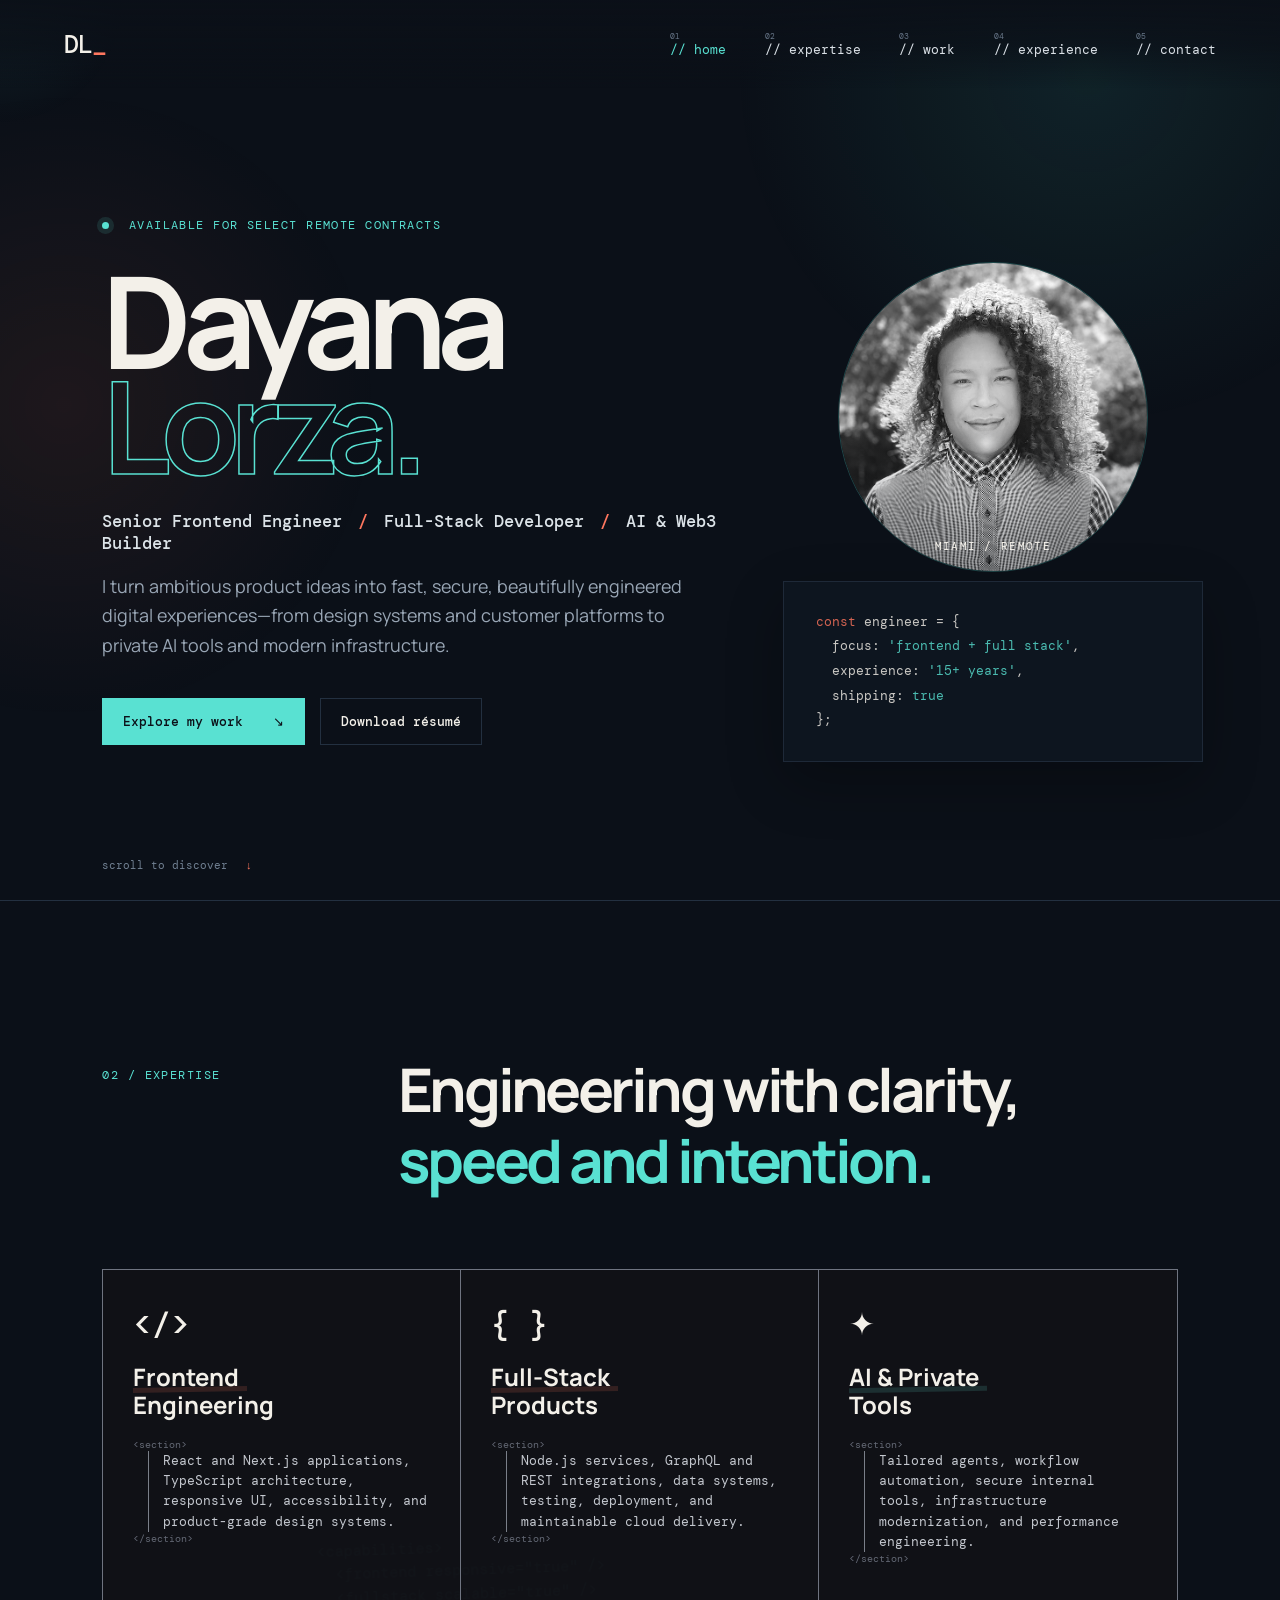
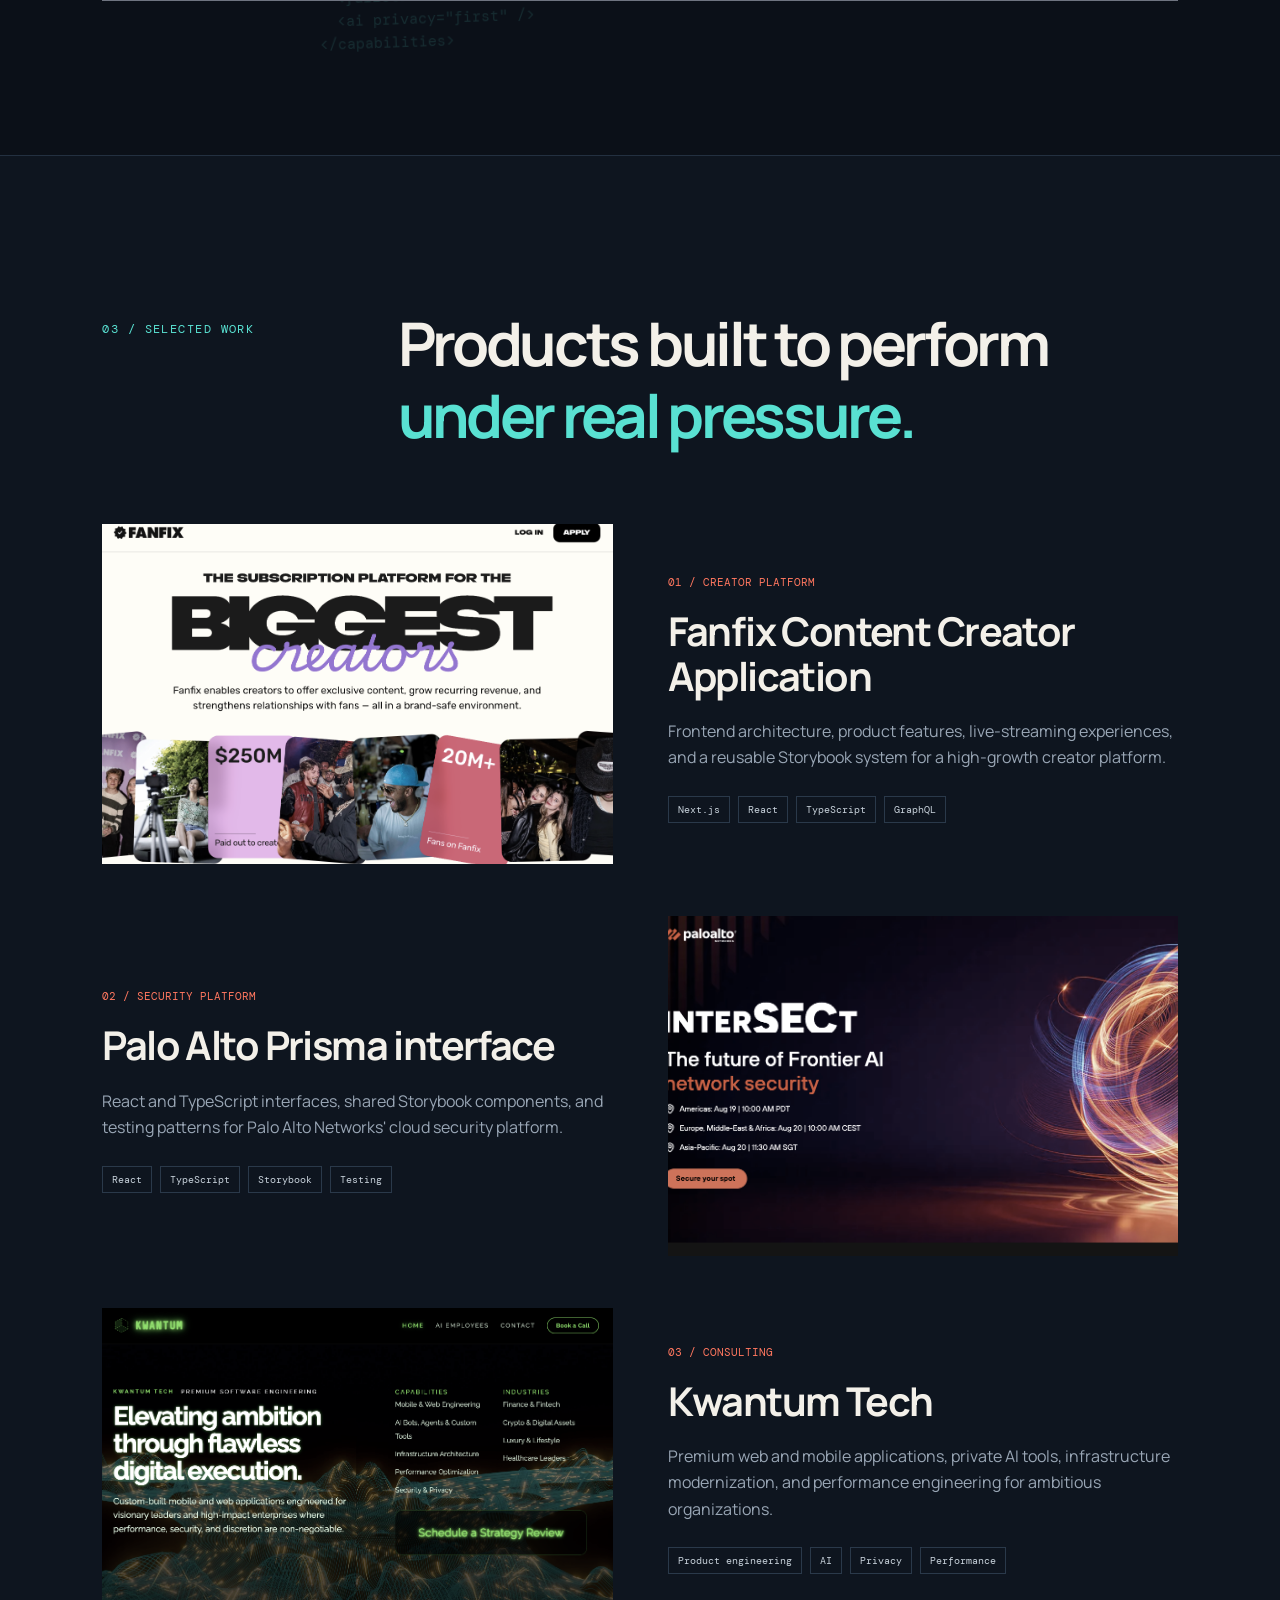
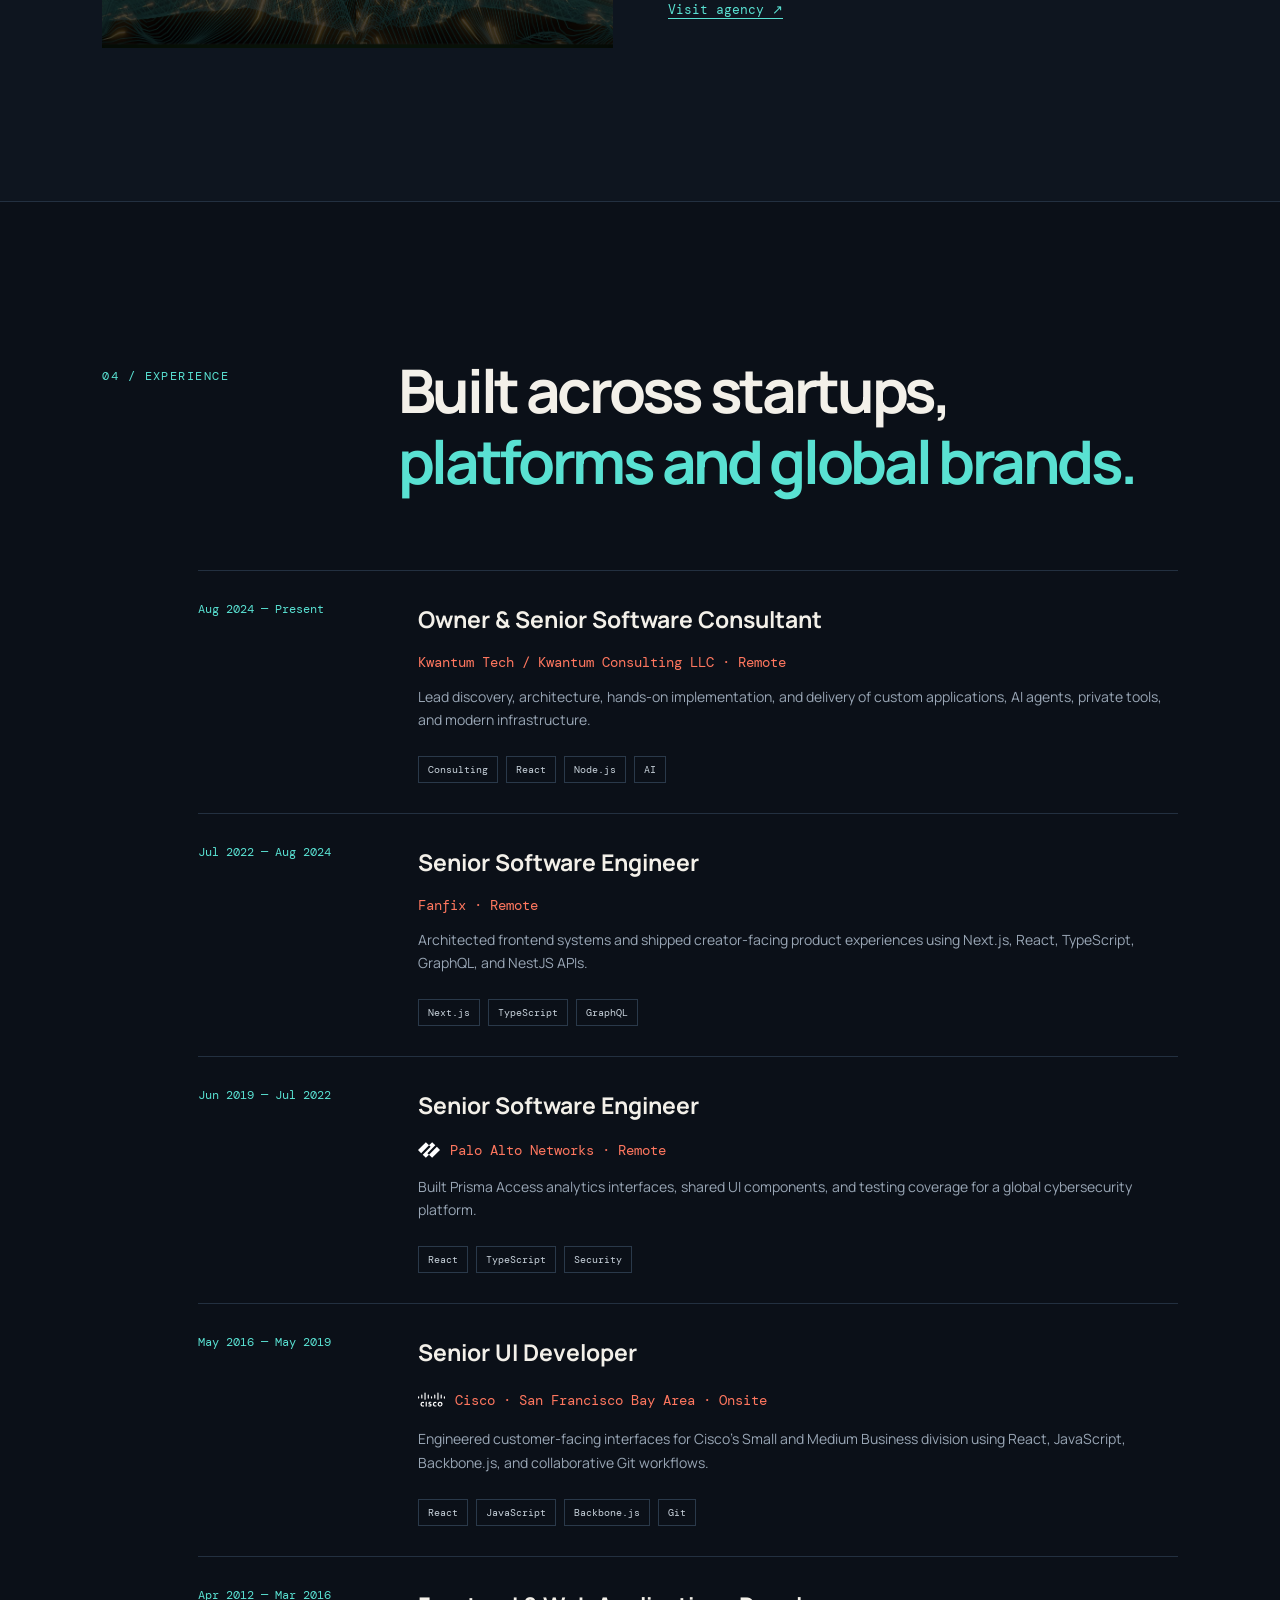
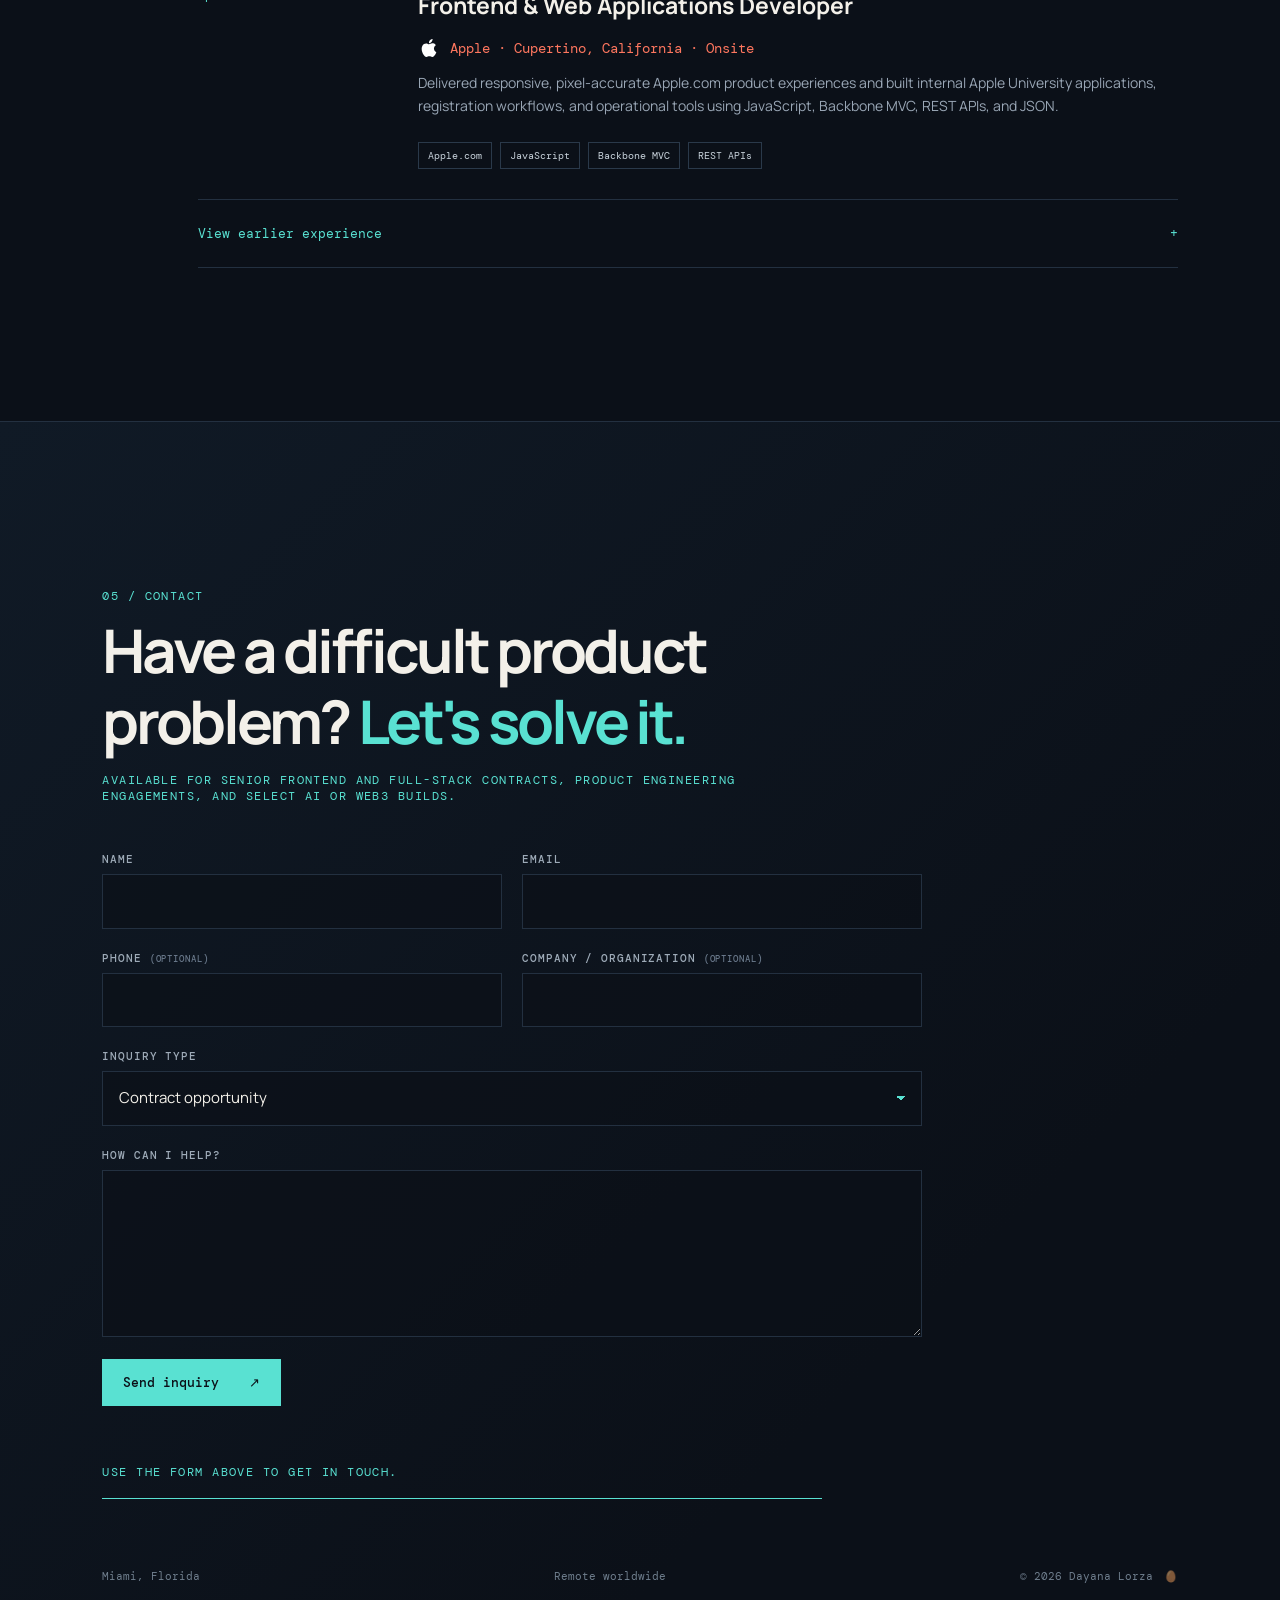
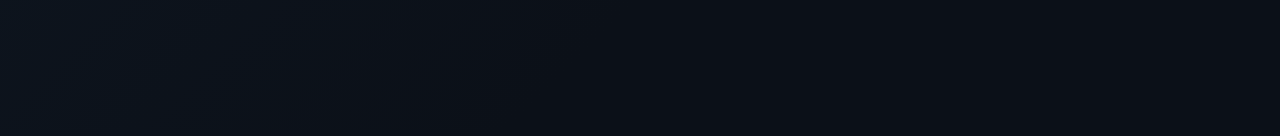
<file: index.html>
<!doctype html>
<html lang="en">
<head>
  <meta charset="utf-8">
  <meta name="viewport" content="width=device-width, initial-scale=1">
  <title>Dayana Lorza | Senior Software Engineer</title>
  <meta name="description" content="Senior frontend and full-stack engineer building high-performance web, mobile, AI, and Web3 products.">
  <link rel="icon" href="images/favicon.png">
  <link rel="preconnect" href="https://fonts.googleapis.com">
  <link rel="preconnect" href="https://fonts.gstatic.com" crossorigin>
  <link href="https://fonts.googleapis.com/css2?family=DM+Mono:wght@300;400;500&family=Manrope:wght@400;500;600;700;800&display=swap" rel="stylesheet">
  <link rel="stylesheet" href="css/styles.css">
</head>
<body>
  <div class="cursor-glow" aria-hidden="true"></div>
  <a class="skip-link" href="#main">Skip to content</a>

  <header class="site-header">
    <a class="brand" href="#home" aria-label="Dayana Lorza home">DL<span>_</span></a>
    <button class="menu-toggle" type="button" aria-expanded="false" aria-controls="site-nav">menu</button>
    <nav id="site-nav" aria-label="Primary navigation">
      <a href="#home"><small>01</small><span>// home</span></a>
      <a href="#expertise"><small>02</small><span>// expertise</span></a>
      <a href="#work"><small>03</small><span>// work</span></a>
      <a href="#experience"><small>04</small><span>// experience</span></a>
      <a href="#contact"><small>05</small><span>// contact</span></a>
    </nav>
  </header>

  <main id="main">
    <section class="hero" id="home">
      <div class="hero-grid">
        <div class="hero-copy reveal">
          <p class="eyebrow"><span class="status-dot"></span> Available for select remote contracts</p>
          <h1>Dayana<br><span>Lorza.</span></h1>
          <p class="hero-role">Senior Frontend Engineer <span>/</span> Full-Stack Developer <span>/</span> AI &amp; Web3 Builder</p>
          <p class="hero-intro">I turn ambitious product ideas into fast, secure, beautifully engineered digital experiences—from design systems and customer platforms to private AI tools and modern infrastructure.</p>
          <div class="hero-actions">
            <a class="button primary" href="#work">Explore my work <span>↘</span></a>
            <a class="button ghost" href="resume/Dayana-Lorza-Resume-2026.pdf" download>Download résumé</a>
          </div>
        </div>
        <div class="hero-visual reveal">
          <div class="portrait-frame">
            <img src="images/profile.jpg" alt="Portrait of Dayana Lorza">
            <span class="portrait-label">MIAMI / REMOTE</span>
          </div>
          <div class="code-card" aria-hidden="true">
            <span>const</span> engineer = {<br>
            &nbsp;&nbsp;focus: <b>'frontend + full stack'</b>,<br>
            &nbsp;&nbsp;experience: <b>'15+ years'</b>,<br>
            &nbsp;&nbsp;shipping: <b>true</b><br>
            };
          </div>
        </div>
      </div>
      <a class="scroll-cue" href="#expertise">scroll to discover <span>↓</span></a>
    </section>

    <section class="section" id="expertise">
      <div class="section-heading reveal">
        <p>02 / EXPERTISE</p>
        <h2>Engineering with clarity,<br><em>speed and intention.</em></h2>
      </div>
      <div class="expertise-console reveal">
        <div class="console-code" aria-hidden="true">&lt;capabilities&gt;<br>&nbsp;&nbsp;&lt;frontend responsive="true" /&gt;<br>&nbsp;&nbsp;&lt;fullstack scalable="true" /&gt;<br>&nbsp;&nbsp;&lt;ai privacy="first" /&gt;<br>&lt;/capabilities&gt;</div>
        <article class="capability">
          <span class="capability-icon" aria-hidden="true">&lt;/&gt;</span>
          <h3><span>Frontend</span><br>Engineering</h3>
          <p class="code-tag">&lt;section&gt;</p>
          <p>React and Next.js applications, TypeScript architecture, responsive UI, accessibility, and product-grade design systems.</p>
          <p class="code-tag">&lt;/section&gt;</p>
        </article>
        <article class="capability">
          <span class="capability-icon" aria-hidden="true">{ }</span>
          <h3><span>Full-Stack</span><br>Products</h3>
          <p class="code-tag">&lt;section&gt;</p>
          <p>Node.js services, GraphQL and REST integrations, data systems, testing, deployment, and maintainable cloud delivery.</p>
          <p class="code-tag">&lt;/section&gt;</p>
        </article>
        <article class="capability">
          <span class="capability-icon" aria-hidden="true">✦</span>
          <h3><span>AI &amp; Private</span><br>Tools</h3>
          <p class="code-tag">&lt;section&gt;</p>
          <p>Tailored agents, workflow automation, secure internal tools, infrastructure modernization, and performance engineering.</p>
          <p class="code-tag">&lt;/section&gt;</p>
        </article>
      </div>
    </section>

    <section class="section work-section" id="work">
      <div class="section-heading reveal">
        <p>03 / SELECTED WORK</p>
        <h2>Products built to perform<br><em>under real pressure.</em></h2>
      </div>
      <div class="work-list">
        <article class="work-card reveal">
          <div class="work-image"><img src="images/fanfixx.png" alt="Fanfix creator subscription platform homepage"></div>
          <div class="work-copy">
            <p class="work-index">01 / CREATOR PLATFORM</p>
            <h3>Fanfix Content Creator Application</h3>
            <p>Frontend architecture, product features, live-streaming experiences, and a reusable Storybook system for a high-growth creator platform.</p>
            <ul class="tags"><li>Next.js</li><li>React</li><li>TypeScript</li><li>GraphQL</li></ul>
          </div>
        </article>
        <article class="work-card reverse reveal">
          <div class="work-image"><img src="images/palo_alto.png" alt="Palo Alto Networks AI network security experience"></div>
          <div class="work-copy">
            <p class="work-index">02 / SECURITY PLATFORM</p>
            <h3>Palo Alto Prisma interface</h3>
            <p>React and TypeScript interfaces, shared Storybook components, and testing patterns for Palo Alto Networks' cloud security platform.</p>
            <ul class="tags"><li>React</li><li>TypeScript</li><li>Storybook</li><li>Testing</li></ul>
          </div>
        </article>
        <article class="work-card reveal">
          <div class="work-image"><img src="images/kwantum_tech.png" alt="Kwantum Tech premium software engineering homepage"></div>
          <div class="work-copy">
            <p class="work-index">03 / CONSULTING</p>
            <h3>Kwantum Tech</h3>
            <p>Premium web and mobile applications, private AI tools, infrastructure modernization, and performance engineering for ambitious organizations.</p>
            <ul class="tags"><li>Product engineering</li><li>AI</li><li>Privacy</li><li>Performance</li></ul>
            <a class="text-link" href="https://kwantumtech.com/" target="_blank" rel="noreferrer">Visit agency ↗</a>
          </div>
        </article>
      </div>
    </section>

    <section class="section" id="experience">
      <div class="section-heading reveal">
        <p>04 / EXPERIENCE</p>
        <h2>Built across startups,<br><em>platforms and global brands.</em></h2>
      </div>
      <div class="timeline">
        <article class="job reveal">
          <div class="job-date">Aug 2024 — Present</div>
          <div><h3>Owner &amp; Senior Software Consultant</h3><p class="company">Kwantum Tech / Kwantum Consulting LLC · Remote</p><p>Lead discovery, architecture, hands-on implementation, and delivery of custom applications, AI agents, private tools, and modern infrastructure.</p><ul class="tags"><li>Consulting</li><li>React</li><li>Node.js</li><li>AI</li></ul></div>
        </article>
        <article class="job reveal">
          <div class="job-date">Jul 2022 — Aug 2024</div>
          <div><h3>Senior Software Engineer</h3><p class="company">Fanfix · Remote</p><p>Architected frontend systems and shipped creator-facing product experiences using Next.js, React, TypeScript, GraphQL, and NestJS APIs.</p><ul class="tags"><li>Next.js</li><li>TypeScript</li><li>GraphQL</li></ul></div>
        </article>
        <article class="job reveal">
          <div class="job-date">Jun 2019 — Jul 2022</div>
          <div><h3>Senior Software Engineer</h3><p class="company company-with-logo"><img src="images/palo-alto-networks.svg" alt="" aria-hidden="true">Palo Alto Networks · Remote</p><p>Built Prisma Access analytics interfaces, shared UI components, and testing coverage for a global cybersecurity platform.</p><ul class="tags"><li>React</li><li>TypeScript</li><li>Security</li></ul></div>
        </article>
        <article class="job reveal">
          <div class="job-date">May 2016 — May 2019</div>
          <div><h3>Senior UI Developer</h3><p class="company company-with-logo"><img class="cisco-logo" src="images/cisco.svg" alt="" aria-hidden="true">Cisco · San Francisco Bay Area · Onsite</p><p>Engineered customer-facing interfaces for Cisco's Small and Medium Business division using React, JavaScript, Backbone.js, and collaborative Git workflows.</p><ul class="tags"><li>React</li><li>JavaScript</li><li>Backbone.js</li><li>Git</li></ul></div>
        </article>
        <article class="job reveal">
          <div class="job-date">Apr 2012 — Mar 2016</div>
          <div><h3>Frontend &amp; Web Applications Developer</h3><p class="company company-with-logo"><img class="apple-logo" src="images/apple.svg" alt="" aria-hidden="true">Apple · Cupertino, California · Onsite</p><p>Delivered responsive, pixel-accurate Apple.com product experiences and built internal Apple University applications, registration workflows, and operational tools using JavaScript, Backbone MVC, REST APIs, and JSON.</p><ul class="tags"><li>Apple.com</li><li>JavaScript</li><li>Backbone MVC</li><li>REST APIs</li></ul></div>
        </article>
        <details class="earlier-jobs reveal">
          <summary>View earlier experience <span>+</span></summary>
          <div class="earlier-grid">
            <p><b>Sapient</b><span>Interactive Developer · 2008–2012</span></p>
          </div>
        </details>
      </div>
    </section>

    <section class="contact section" id="contact">
      <div class="contact-inner reveal">
        <p>05 / CONTACT</p>
        <h2>Have a difficult product<br>problem? <em>Let's solve it.</em></h2>
        <p class="contact-copy">Available for senior frontend and full-stack contracts, product engineering engagements, and select AI or Web3 builds.</p>
        <form class="contact-form" id="contact-form" action="contact.php" method="post">
          <div class="form-grid">
            <label><span>Name</span><input type="text" name="name" autocomplete="name" maxlength="100" required></label>
            <label><span>Email</span><input type="email" name="email" autocomplete="email" maxlength="160" required></label>
          </div>
          <div class="form-grid">
            <label><span>Phone <small>(optional)</small></span><input type="tel" name="phone" autocomplete="tel" maxlength="40"></label>
            <label><span>Company / organization <small>(optional)</small></span><input type="text" name="company" autocomplete="organization" maxlength="120"></label>
          </div>
          <label><span>Inquiry type</span><select name="subject"><option value="Contract opportunity">Contract opportunity</option><option value="Project review">Project review</option><option value="Consulting inquiry">Consulting inquiry</option><option value="General inquiry">General inquiry</option></select></label>
          <label><span>How can I help?</span><textarea name="message" rows="6" minlength="20" maxlength="4000" required></textarea></label>
          <label class="form-trap" aria-hidden="true">Website<input type="text" name="website" tabindex="-1" autocomplete="off"></label>
          <div class="form-footer">
            <button class="button primary" type="submit">Send inquiry <span>↗</span></button>
            <p class="form-status" id="form-status" role="status" aria-live="polite"></p>
          </div>
        </form>
        <p class="contact-email">Use the form above to get in touch.</p>
        <div class="contact-meta"><span>Miami, Florida</span><span>Remote worldwide</span><span>© 2026 Dayana Lorza <a class="archive-egg" href="archive/" aria-label="View previous portfolio versions" title="Previous versions">🥚</a></span></div>
      </div>
    </section>
  </main>

  <script src="js/main.js"></script>
</body>
</html>
</file>
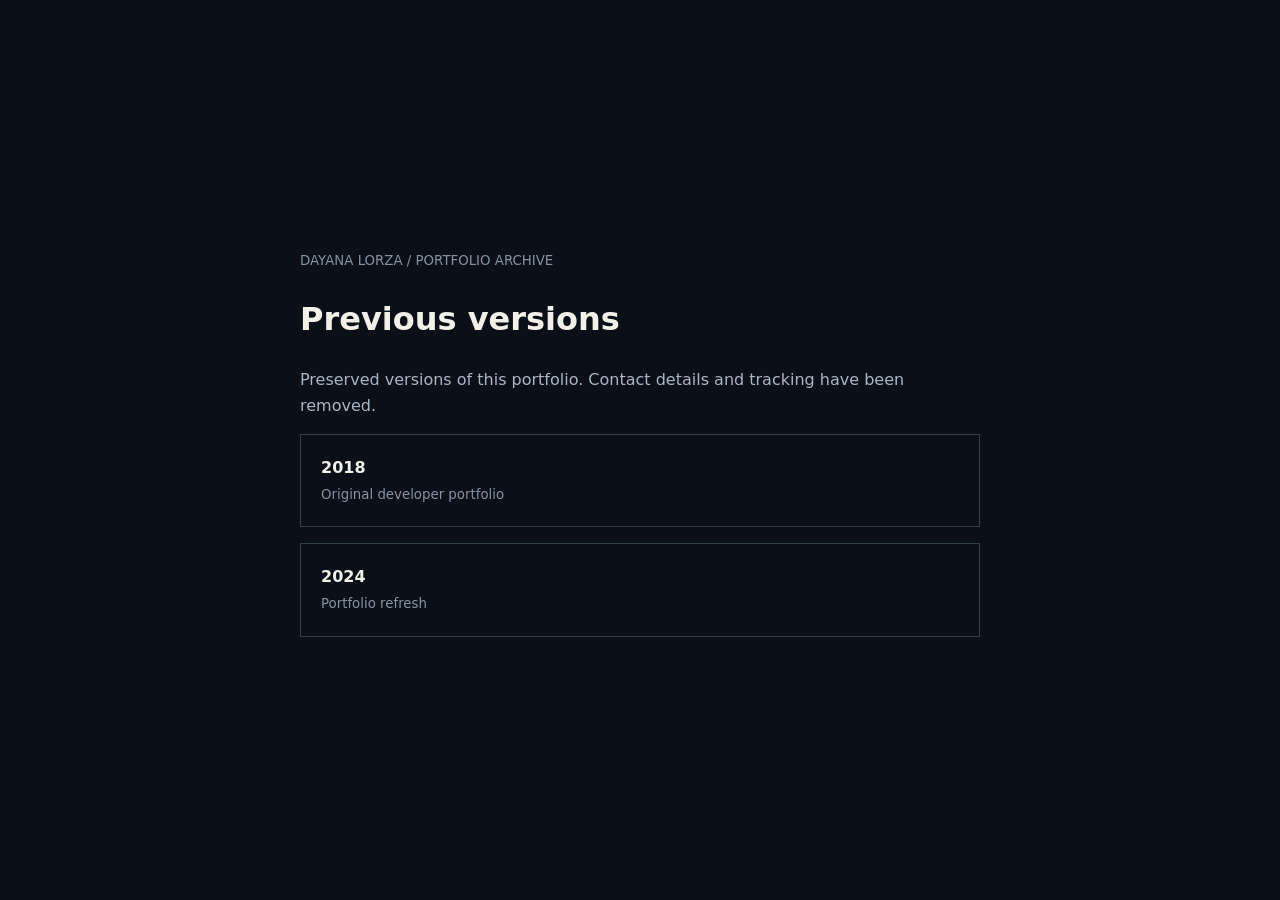
<file: archive/index.html>
<!doctype html>
<html lang="en">
<head>
  <meta charset="utf-8">
  <meta name="viewport" content="width=device-width, initial-scale=1">
  <title>Portfolio Archive</title>
  <style>body{margin:0;min-height:100vh;display:grid;place-items:center;background:#0b1018;color:#f3f0e9;font:16px/1.6 system-ui,sans-serif}main{width:min(680px,calc(100% - 48px))}p{color:#aab6c4}a{display:block;margin:16px 0;padding:20px;border:1px solid #31404f;color:inherit;text-decoration:none}a:hover{border-color:#59e1d2;color:#59e1d2}small{color:#8593a3}</style>
</head>
<body>
  <main>
    <small>DAYANA LORZA / PORTFOLIO ARCHIVE</small>
    <h1>Previous versions</h1>
    <p>Preserved versions of this portfolio. Contact details and tracking have been removed.</p>
    <a href="2018/"><strong>2018</strong><br><small>Original developer portfolio</small></a>
    <a href="2024/"><strong>2024</strong><br><small>Portfolio refresh</small></a>
  </main>
</body>
</html>
</file>
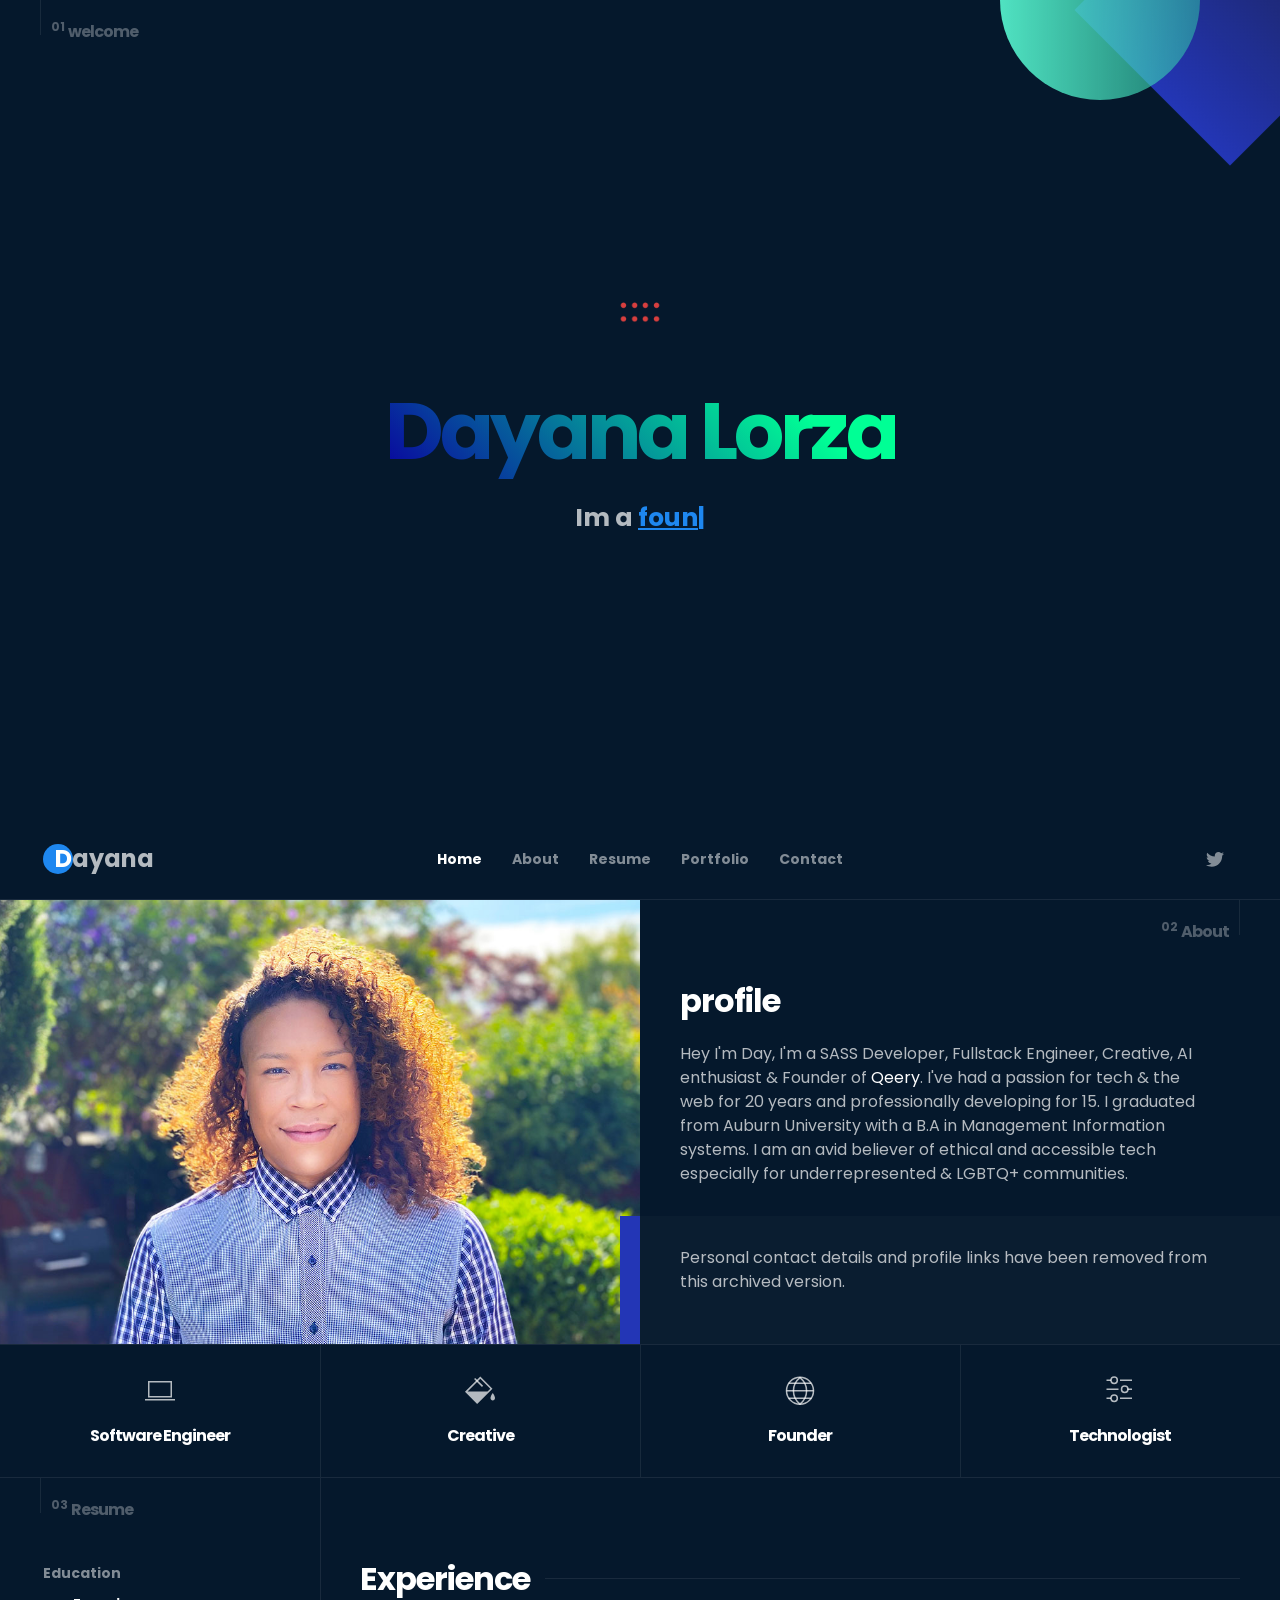
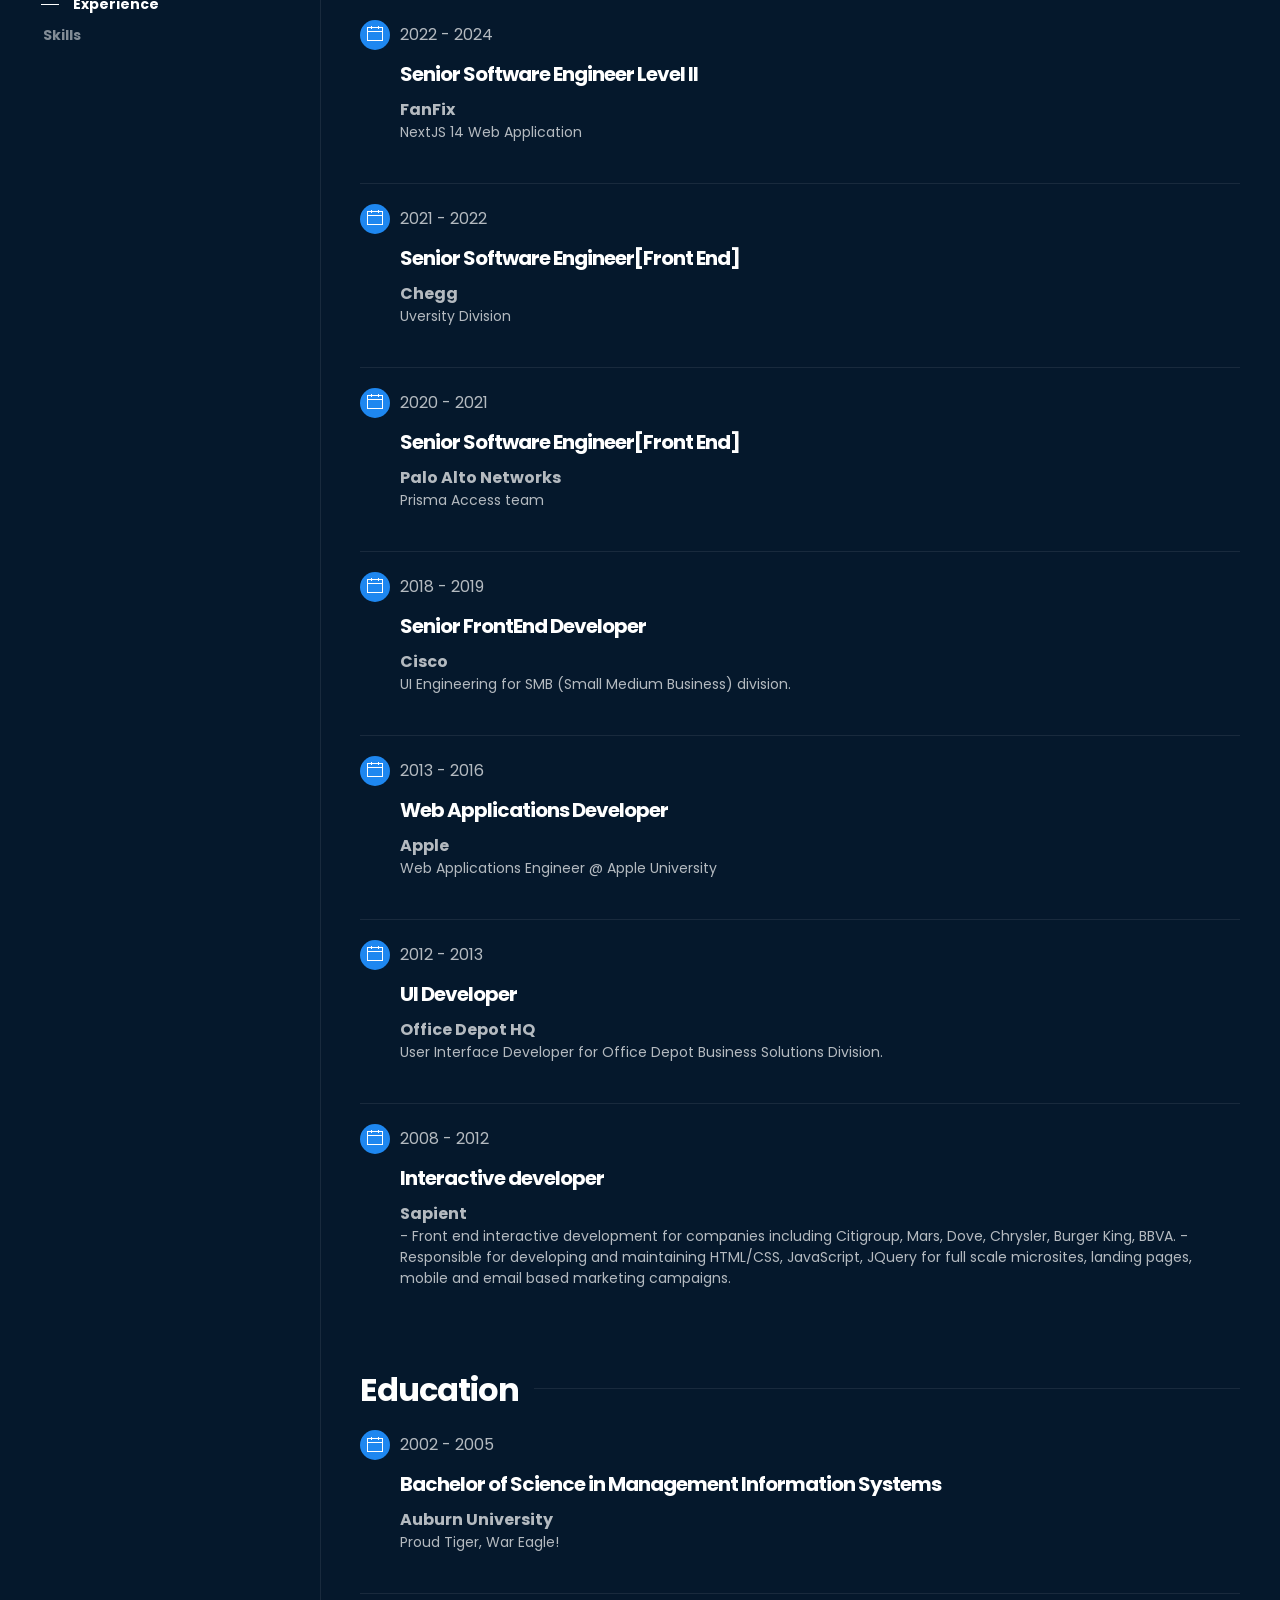
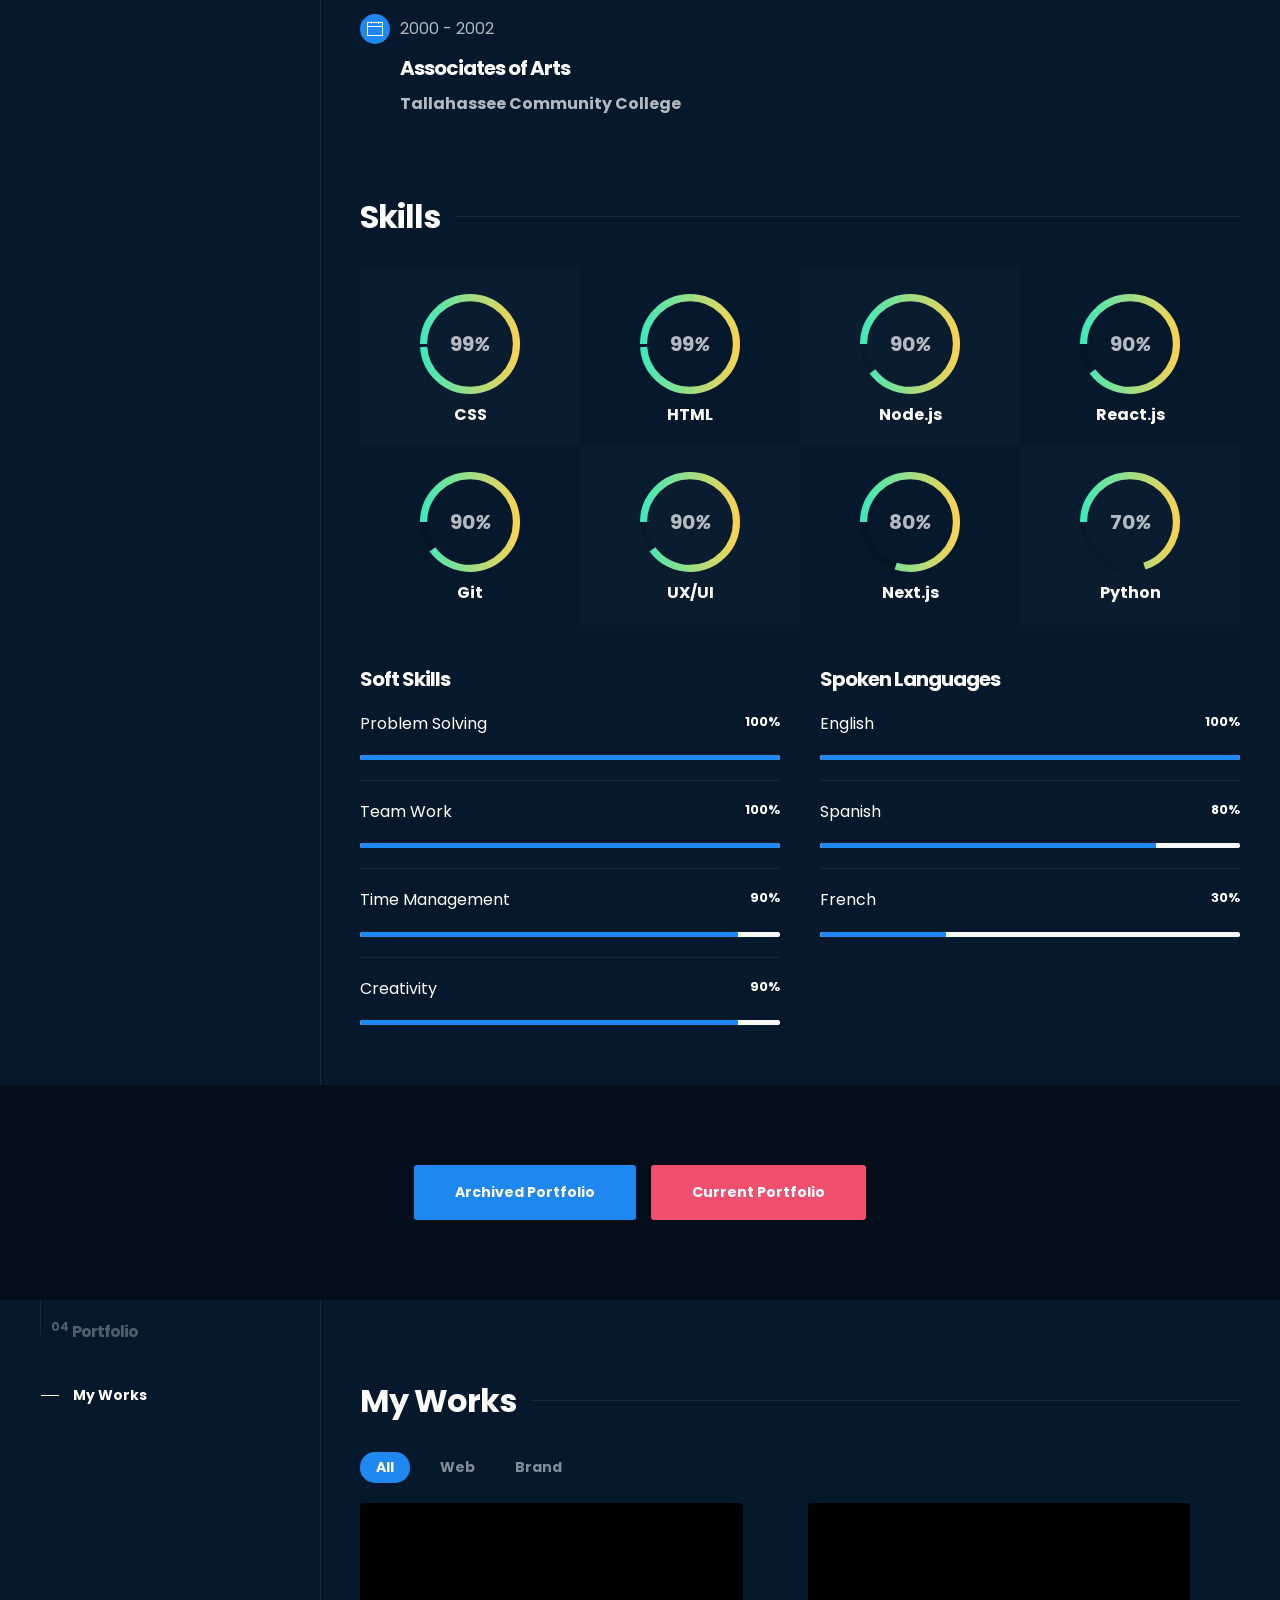
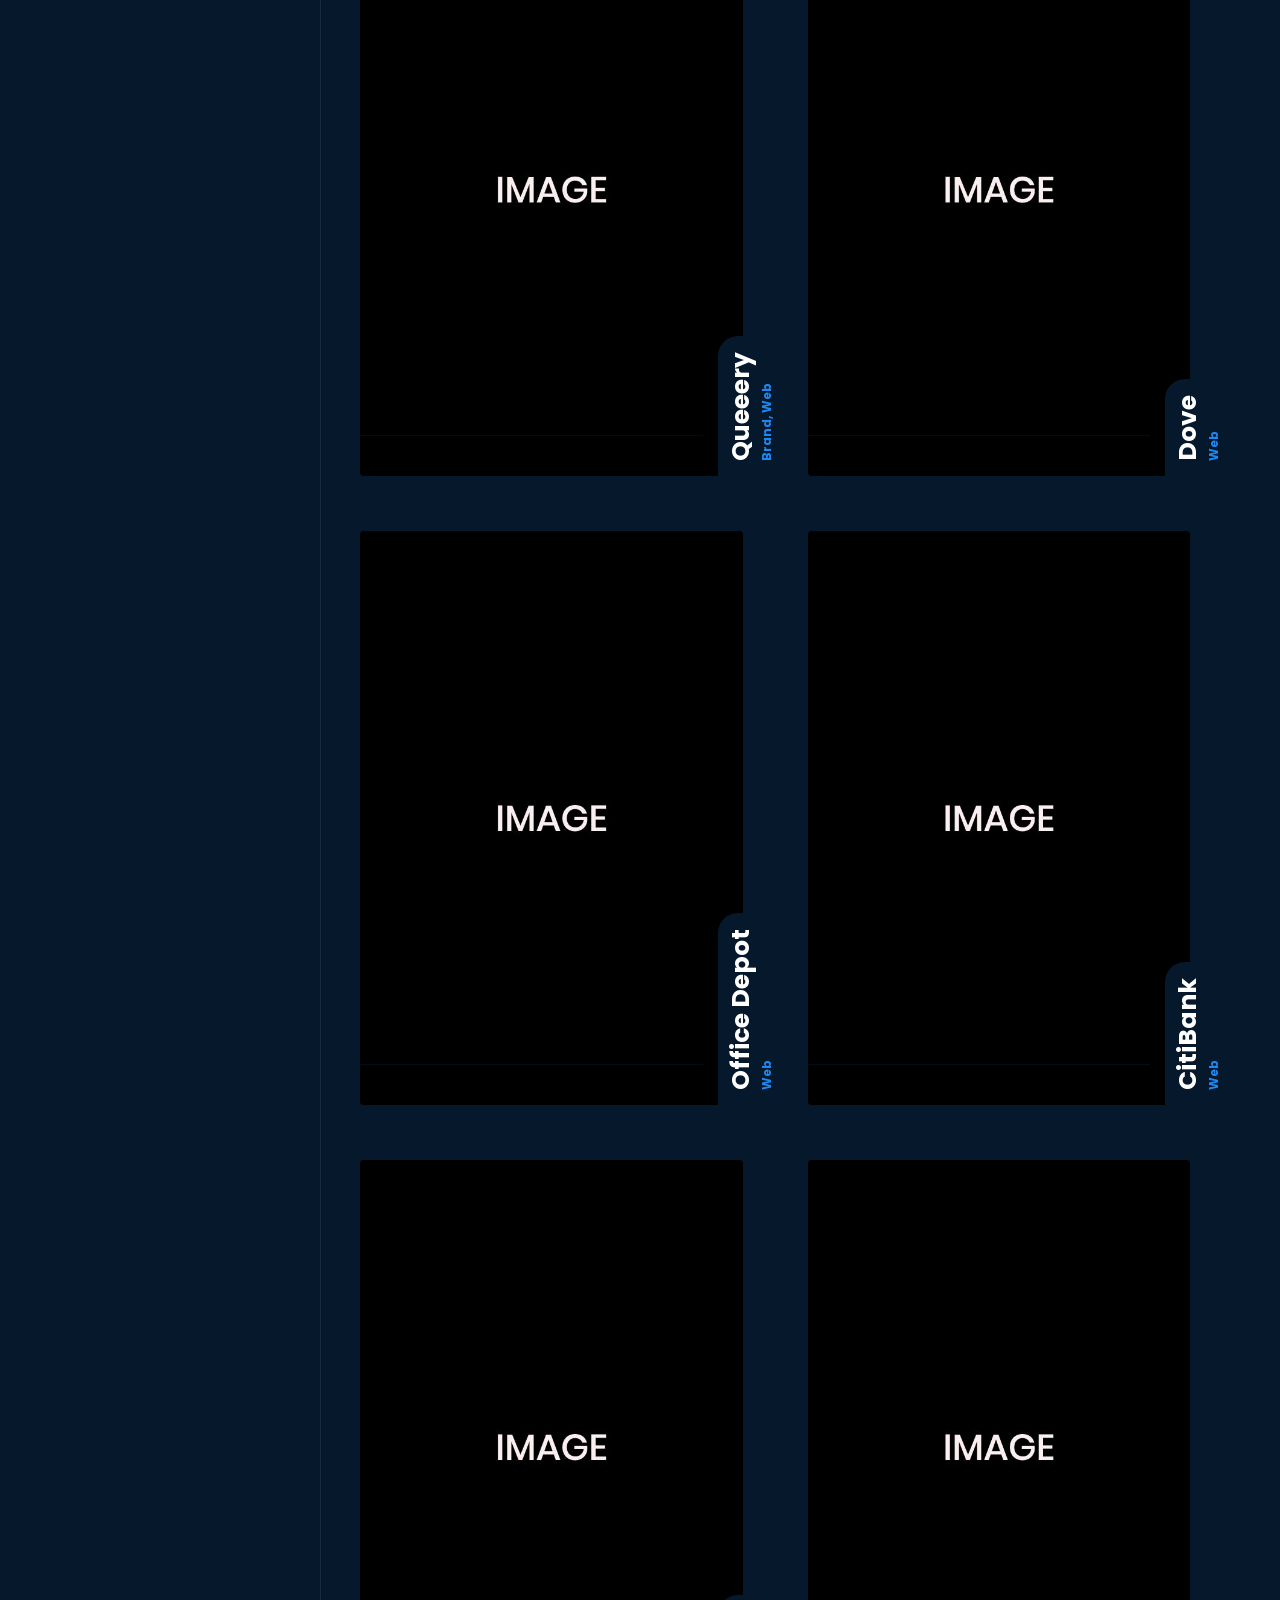
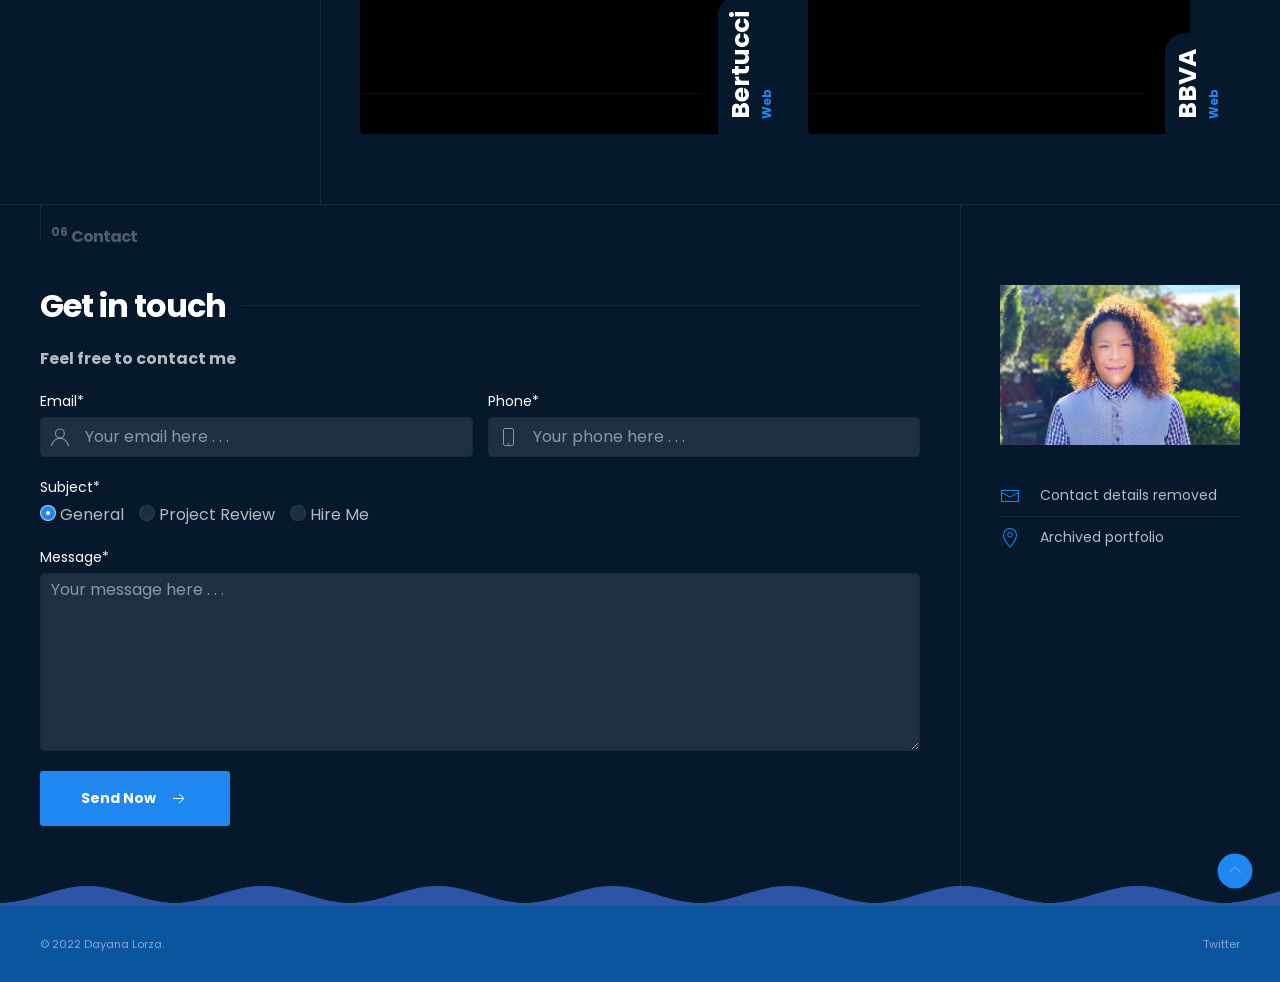
<file: archive/2024/index.html>
<!DOCTYPE html>
<html lang="en">
  <head>
    <title>Dayana Lorza - Personal Resume / Portfolio /</title>
    <meta charset="utf-8" />
    <meta name="viewport" content="width=device-width, initial-scale=1" />
    <link rel="shortcut icon" href="src/img/favicon.png" />

    <!-- css -->
    <link
      rel="stylesheet"
      href="https://fonts.googleapis.com/css?family=Poppins:400,500,700&display=swap"
    />
    <link rel="stylesheet" href="src/app/css/uikit-custom.min.css" />
    <link rel="stylesheet" href="src/app/css/app.css" />
  </head>

  <body id="body-app" class="yb-dark-skin uk-light">
    <!-- page loader -->
    <div id="pageloader" class="yb-pageloader-wrapper">
      <div class="uk-position-center uk-text-center">
        <div data-uk-spinner></div>
      </div>
    </div>
    <!-- end page loader -->
    <!-- main header -->
    <header class="yb-main-header" id="main-header">
      <!-- home section -->
      <div class="yb-full-height" id="home">
        <section class="yb-profile-desc">
          <div
            class="yb-section-point-wrapper"
            data-uk-parallax="opacity: 1, 0;"
          >
            <div class="uk-container">
              <div class="yb-section-point">
                <sup>01</sup>
                <span>welcome</span>
              </div>
            </div>
          </div>
          <div class="yb-graphics">
            <div class="yb-graphic-1" data-uk-parallax="blur: 0,30;"></div>
            <div class="yb-graphic-2" data-uk-parallax="blur: 0,30;"></div>
          </div>
          <div
            class="uk-container uk-text-center yb-profile-desc-wrap uk-position-relative"
          >
            <img src="src/img/x1.png" alt="" width="60" />
            <h1 class="uk-text-bold yb-gradient-text">
              <span>Dayana</span> <span>Lorza</span>
            </h1>
            <div class="uk-text-bold yb-myjob">
              Im a <span id="typed" class="typed"></span>
            </div>
          </div>
        </section>
      </div>
      <!-- end home section -->

      <!-- main menu -->
      <nav class="yb-main-menu" id="main-menu">
        <div class="uk-container" data-uk-navbar>
          <div class="uk-navbar-left">
            <a class="yb-logo uk-navbar-item uk-logo" href="dark-index.html"
              ><span>Dayana</span></a
            >
          </div>
          <div class="uk-navbar-right uk-hidden@m">
            <a class="uk-navbar-toggle" href="#" id="btn-menu-toggle">
              <span data-uk-navbar-toggle-icon class="yb-icon-menu"></span>
              <span data-uk-icon="close" class="yb-icon-close"></span>
            </a>
          </div>
          <div class="yb-menu-toggle-wrapper" id="menucollapse">
            <div class="uk-navbar-center">
              <ul
                class="uk-navbar-nav"
                data-uk-scrollspy-nav="closest: li; scroll: false; offset: 79 "
              >
                <li>
                  <a class="yb-inner-link" href="#home"> Home </a>
                </li>
                <li>
                  <a class="yb-inner-link" href="#about"> About</a>
                </li>
                <li>
                  <a class="yb-inner-link" href="#resume"> Resume </a>
                </li>
                <li>
                  <a class="yb-inner-link" href="#portfolio"> Portfolio </a>
                </li>
                <!-- <li>
                  <a class="yb-inner-link" href="#blog"> Blog </a>
                </li> -->
                <li>
                  <a class="yb-inner-link" href="#contact"> Contact </a>
                </li>
              </ul>
            </div>
            <div class="uk-navbar-right">
              <ul class="uk-navbar-nav yb-social-icons">
                <!-- <li>
                  <a href="#">
                    <span class="uk-icon" data-uk-icon="icon: facebook"></span>
                  </a>
                </li>
                <li>
                  <a href="#">
                    <span class="uk-icon" data-uk-icon="icon: instagram"></span>
                  </a>
                </li> -->
                <li>
                  <a href="#about" aria-label="Archived social link removed">
                    <span class="uk-icon" data-uk-icon="icon: twitter"></span>
                  </a>
                </li>
              </ul>
            </div>
          </div>
        </div>
      </nav>
      <!-- end main menu -->
    </header>
    <!-- end main header -->
    <!-- main section -->
    <main class="yb-main-content">
      <!-- about section -->
      <section id="about" class="yb-section">
        <div class="yb-my-profile">
          <div class="uk-container">
            <div class="uk-grid-collapse uk-child-width-expand@m" data-uk-grid>
              <div>
                <div
                  class="yb-my-profile-img uk-background-cover uk-background-norepeat uk-background-top-center"
                  data-src="src/img/profile.jpg"
                  data-uk-img
                  data-uk-lightbox
                >
                  <!-- <a href="#" class="yb-my-intro">
										<span data-uk-icon="icon: play; ratio: 2"></span>
										<span class="yb-my-intro-text">Introduction</span>
									</a> -->
                </div>
              </div>
              <div>
                <div class="yb-my-profile-desc">
                  <div class="yb-section-point-wrapper">
                    <div class="yb-section-point right">
                      <sup>02</sup>
                      <span>About</span>
                    </div>
                  </div>
                  <div class="yb-my-profile-desc-top">
                    <h2 class="yb-section-title">profile</h2>
                    <p>
                      Hey I'm Day, I'm a SASS Developer, Fullstack Engineer,
                      Creative, AI enthusiast &amp; Founder of
                      <a href="https://qeery.com/">Qeery</a>. I've had a passion
                      for tech &amp; the web for 20 years and professionally
                      developing for 15. I graduated from Auburn University with
                      a B.A in Management Information systems. I am an avid
                      believer of ethical and accessible tech especially for
                      underrepresented &amp; LGBTQ+ communities.
                    </p>
                  </div>
                  <div class="yb-my-profile-desc-bottom yb-bg-soft">
                    <p>Personal contact details and profile links have been removed from this archived version.</p>
                  </div>
                </div>
              </div>
            </div>
          </div>
        </div>
        <div class="yb-border-top yb-border-bottom">
          <div class="uk-container">
            <div
              data-uk-grid
              class="yb-box-services uk-child-width-1-4@l uk-child-width-1-2 uk-text-center uk-grid-divider"
            >
              <div>
                <div class="yb-box-service">
                  <span
                    class="uk-icon"
                    data-uk-icon="icon: laptop; ratio: 1.5"
                  ></span>
                  <h5>Software Engineer</h5>
                </div>
              </div>
              <div>
                <div class="yb-box-service">
                  <span
                    class="uk-icon"
                    data-uk-icon="icon: paint-bucket; ratio: 1.5"
                  ></span>
                  <h5>Creative</h5>
                </div>
              </div>
              <div>
                <div class="yb-box-service">
                  <span
                    class="uk-icon"
                    data-uk-icon="icon: world; ratio: 1.5"
                  ></span>
                  <h5>Founder</h5>
                </div>
              </div>
              <div>
                <div class="yb-box-service">
                  <span
                    class="uk-icon"
                    data-uk-icon="icon: settings; ratio: 1.5"
                  ></span>
                  <h5>Technologist</h5>
                </div>
              </div>
            </div>
          </div>
        </div>
      </section>
      <!-- end about section -->
      <!-- resume section -->
      <section class="yb-section" id="resume">
        <div class="yb-section-point-wrapper">
          <div class="uk-container">
            <div class="yb-section-point">
              <sup>03</sup>
              <span>Resume</span>
            </div>
          </div>
        </div>
        <div class="uk-container">
          <div data-uk-grid class="uk-grid-divider">
            <div
              class="uk-width-1-4@s uk-visible@s uk-margin-large-bottom yb-section-padding-top"
              id="resume-nav-wrapper"
            >
              <div
                data-uk-sticky="bottom: #resume-nav-wrapper; offset: 100; media: 650"
              >
                <ul
                  class="yb-nav-left uk-tab-left uk-tab"
                  data-uk-scrollspy-nav="closest: li; scroll: false; offset: 120"
                >
                  <li class="uk-active">
                    <a
                      href="#education"
                      class="yb-inner-link"
                      data-offset="120"
                    >
                      <span data-uk-icon="minus"></span>
                      Education
                    </a>
                  </li>
                  <li>
                    <a
                      href="#experience"
                      class="yb-inner-link"
                      data-offset="120"
                    >
                      <span data-uk-icon="minus"></span>
                      Experience
                    </a>
                  </li>
                  <li>
                    <a href="#skills" class="yb-inner-link" data-offset="120">
                      <span data-uk-icon="minus"></span>
                      Skills
                    </a>
                  </li>
                </ul>
              </div>
            </div>
            <div class="uk-width-expand@s yb-section-padding-top">
              <div>
                <h2 class="yb-section-title uk-heading-line" id="experience">
                  <span>Experience</span>
                </h2>
                <div class="yb-resume-list">
                  <ul class="uk-list uk-list-large uk-list-divider">
                    <li>
                      <div class="yb-resume-item">
                        <div class="yb-resume-item-date">
                          <div class="yb-resume-item-date-icon">
                            <span data-uk-icon="calendar"></span>
                          </div>
                          <div class="yb-resume-item-date-text">
                            <span>2022 - 2024</span>
                          </div>
                        </div>
                        <h4 class="yb-section-title">
                          Senior Software Engineer Level II
                        </h4>
                        <strong>FanFix</strong>
                        <div class="uk-text-small">
                          <p>NextJS 14 Web Application</p>
                        </div>
                      </div>
                    </li>
                    <li>
                      <div class="yb-resume-item">
                        <div class="yb-resume-item-date">
                          <div class="yb-resume-item-date-icon">
                            <span data-uk-icon="calendar"></span>
                          </div>
                          <div class="yb-resume-item-date-text">
                            <span>2021 - 2022</span>
                          </div>
                        </div>
                        <h4 class="yb-section-title">
                          Senior Software Engineer[Front End]
                        </h4>
                        <strong>Chegg</strong>
                        <div class="uk-text-small">
                          <p>Uversity Division</p>
                        </div>
                      </div>
                    </li>
                    <li>
                      <div class="yb-resume-item">
                        <div class="yb-resume-item-date">
                          <div class="yb-resume-item-date-icon">
                            <span data-uk-icon="calendar"></span>
                          </div>
                          <div class="yb-resume-item-date-text">
                            <span>2020 - 2021</span>
                          </div>
                        </div>
                        <h4 class="yb-section-title">
                          Senior Software Engineer[Front End]
                        </h4>
                        <strong>Palo Alto Networks</strong>
                        <div class="uk-text-small">
                          <p>Prisma Access team</p>
                        </div>
                      </div>
                    </li>
                    <li>
                      <div class="yb-resume-item">
                        <div class="yb-resume-item-date">
                          <div class="yb-resume-item-date-icon">
                            <span data-uk-icon="calendar"></span>
                          </div>
                          <div class="yb-resume-item-date-text">
                            <span>2018 - 2019</span>
                          </div>
                        </div>
                        <h4 class="yb-section-title">
                          Senior FrontEnd Developer
                        </h4>
                        <strong>Cisco</strong>
                        <div class="uk-text-small">
                          <p>
                            UI Engineering for SMB (Small Medium Business)
                            division.
                          </p>
                        </div>
                      </div>
                    </li>
                    <li>
                      <div class="yb-resume-item">
                        <div class="yb-resume-item-date">
                          <div class="yb-resume-item-date-icon">
                            <span data-uk-icon="calendar"></span>
                          </div>
                          <div class="yb-resume-item-date-text">
                            <span>2013 - 2016</span>
                          </div>
                        </div>
                        <h4 class="yb-section-title">
                          Web Applications Developer
                        </h4>
                        <strong>Apple</strong>
                        <div class="uk-text-small">
                          <p>Web Applications Engineer @ Apple University</p>
                        </div>
                      </div>
                    </li>
                    <li>
                      <div class="yb-resume-item">
                        <div class="yb-resume-item-date">
                          <div class="yb-resume-item-date-icon">
                            <span data-uk-icon="calendar"></span>
                          </div>
                          <div class="yb-resume-item-date-text">
                            <span>2012 - 2013</span>
                          </div>
                        </div>
                        <h4 class="yb-section-title">UI Developer</h4>
                        <strong>Office Depot HQ</strong>
                        <div class="uk-text-small">
                          <p>
                            User Interface Developer for Office Depot Business
                            Solutions Division.
                          </p>
                        </div>
                      </div>
                    </li>
                    <li>
                      <div class="yb-resume-item">
                        <div class="yb-resume-item-date">
                          <div class="yb-resume-item-date-icon">
                            <span data-uk-icon="calendar"></span>
                          </div>
                          <div class="yb-resume-item-date-text">
                            <span>2008 - 2012</span>
                          </div>
                        </div>
                        <h4 class="yb-section-title">Interactive developer</h4>
                        <strong>Sapient</strong>
                        <div class="uk-text-small">
                          <p>
                            - Front end interactive development for companies
                            including Citigroup, Mars, Dove, Chrysler, Burger
                            King, BBVA. - Responsible for developing and
                            maintaining HTML/CSS, JavaScript, JQuery for full
                            scale microsites, landing pages, mobile and email
                            based marketing campaigns.
                          </p>
                        </div>
                      </div>
                    </li>
                  </ul>
                </div>
              </div>
              <div>
                <h2 class="yb-section-title uk-heading-line" id="education">
                  <span>Education</span>
                </h2>
                <div class="yb-resume-list">
                  <ul class="uk-list uk-list-large uk-list-divider">
                    <li>
                      <div class="yb-resume-item">
                        <div class="yb-resume-item-date">
                          <div class="yb-resume-item-date-icon">
                            <span data-uk-icon="calendar"></span>
                          </div>
                          <div class="yb-resume-item-date-text">
                            <span>2002 - 2005</span>
                          </div>
                        </div>
                        <h4 class="yb-section-title">
                          Bachelor of Science in Management Information Systems
                        </h4>
                        <strong>Auburn University</strong>
                        <div class="uk-text-small">
                          <p>Proud Tiger, War Eagle!</p>
                        </div>
                      </div>
                    </li>
                    <li>
                      <div class="yb-resume-item">
                        <div class="yb-resume-item-date">
                          <div class="yb-resume-item-date-icon">
                            <span data-uk-icon="calendar"></span>
                          </div>
                          <div class="yb-resume-item-date-text">
                            <span>2000 - 2002</span>
                          </div>
                        </div>
                        <h4 class="yb-section-title">Associates of Arts</h4>
                        <strong>Tallahassee Community College</strong>
                        <div class="uk-text-small">
                          <p></p>
                        </div>
                      </div>
                    </li>
                  </ul>
                </div>
              </div>
              <div>
                <h2 class="yb-section-title uk-heading-line" id="skills">
                  <span>Skills</span>
                </h2>
                <div class="yb-margin-top-1 yb-margin-bottom-2">
                  <div
                    class="uk-grid-collapse uk-child-width-1-2 uk-child-width-1-3@s uk-child-width-1-4@m uk-text-center"
                    data-uk-grid
                  >
                    <div class="yb-bg-soft">
                      <div class="yb-box-circle">
                        <div class="circle-progress" data-value="0.99">
                          <strong>99<i>%</i></strong>
                        </div>
                        <h5 class="yb-box-circle-title">CSS</h5>
                      </div>
                    </div>
                    <div>
                      <div class="yb-box-circle">
                        <div class="circle-progress" data-value="0.99">
                          <strong>99<i>%</i></strong>
                        </div>
                        <h5 class="yb-box-circle-title">HTML</h5>
                      </div>
                    </div>
                    <div class="yb-bg-soft">
                      <div class="yb-box-circle">
                        <div class="circle-progress" data-value="0.9">
                          <strong>90<i>%</i></strong>
                        </div>
                        <h5 class="yb-box-circle-title">Node.js</h5>
                      </div>
                    </div>
                    <div>
                      <div class="yb-box-circle">
                        <div class="circle-progress" data-value="0.9">
                          <strong>90<i>%</i></strong>
                        </div>
                        <h5 class="yb-box-circle-title">React.js</h5>
                      </div>
                    </div>
                    <div>
                      <div class="yb-box-circle">
                        <div class="circle-progress" data-value="0.9">
                          <strong>90<i>%</i></strong>
                        </div>
                        <h5 class="yb-box-circle-title">Git</h5>
                      </div>
                    </div>
                    <div class="yb-bg-soft">
                      <div class="yb-box-circle">
                        <div class="circle-progress" data-value="0.9">
                          <strong>90<i>%</i></strong>
                        </div>
                        <h5 class="yb-box-circle-title">UX/UI</h5>
                      </div>
                    </div>
                    <div>
                      <div class="yb-box-circle">
                        <div class="circle-progress" data-value="0.8">
                          <strong>80<i>%</i></strong>
                        </div>
                        <h5 class="yb-box-circle-title">Next.js</h5>
                      </div>
                    </div>
                    <div class="yb-bg-soft">
                      <div class="yb-box-circle">
                        <div class="circle-progress" data-value="0.7">
                          <strong>70<i>%</i></strong>
                        </div>
                        <h5 class="yb-box-circle-title">Python</h5>
                      </div>
                    </div>
                  </div>
                  <div data-uk-grid class="uk-child-width-1-2">
                    <div>
                      <h4 class="yb-section-title">Soft Skills</h4>
                      <ul class="uk-list uk-list-large uk-list-divider">
                        <li>
                          <div class="yb-resume-skill-item">
                            <h5>
                              Problem Solving
                              <small
                                class="uk-float-right uk-text-bold uk-visible@s"
                                >100%</small
                              >
                            </h5>
                            <progress
                              class="uk-progress"
                              value="100"
                              max="100"
                            ></progress>
                          </div>
                        </li>
                        <li>
                          <div class="yb-resume-skill-item">
                            <h5>
                              Team Work
                              <small
                                class="uk-float-right uk-text-bold uk-visible@s"
                                >100%</small
                              >
                            </h5>
                            <progress
                              class="uk-progress"
                              value="100"
                              max="100"
                            ></progress>
                          </div>
                        </li>
                        <li>
                          <div class="yb-resume-skill-item">
                            <h5>
                              Time Management
                              <small
                                class="uk-float-right uk-text-bold uk-visible@s"
                                >90%</small
                              >
                            </h5>
                            <progress
                              class="uk-progress"
                              value="90"
                              max="100"
                            ></progress>
                          </div>
                        </li>
                        <li>
                          <div class="yb-resume-skill-item">
                            <h5>
                              Creativity
                              <small
                                class="uk-float-right uk-text-bold uk-visible@s"
                                >90%</small
                              >
                            </h5>
                            <progress
                              class="uk-progress"
                              value="90"
                              max="100"
                            ></progress>
                          </div>
                        </li>
                      </ul>
                    </div>
                    <div>
                      <h4 class="yb-section-title">Spoken Languages</h4>
                      <ul class="uk-list uk-list-large uk-list-divider">
                        <li>
                          <div class="yb-resume-skill-item">
                            <h5>
                              English
                              <small
                                class="uk-float-right uk-text-bold uk-visible@s"
                                >100%</small
                              >
                            </h5>
                            <progress
                              class="uk-progress"
                              value="100"
                              max="100"
                            ></progress>
                          </div>
                        </li>
                        <li>
                          <div class="yb-resume-skill-item">
                            <h5>
                              Spanish
                              <small
                                class="uk-float-right uk-text-bold uk-visible@s"
                                >80%</small
                              >
                            </h5>
                            <progress
                              class="uk-progress"
                              value="80"
                              max="100"
                            ></progress>
                          </div>
                        </li>
                        <li>
                          <div class="yb-resume-skill-item">
                            <h5>
                              French
                              <small
                                class="uk-float-right uk-text-bold uk-visible@s"
                                >30%</small
                              >
                            </h5>
                            <progress
                              class="uk-progress"
                              value="30"
                              max="100"
                            ></progress>
                          </div>
                        </li>
                      </ul>
                    </div>
                  </div>
                </div>
              </div>
              <!-- <div>
                <h2 class="yb-section-title uk-heading-line" id="awwwards">
                  <span>Awards</span>
                </h2>
                <div class="yb-resume-list">
                  <ul class="uk-list uk-list-large uk-list-divider">
                    <li>
                      <div class="yb-resume-item">
                        <div class="yb-resume-item-date">
                          <div class="yb-resume-item-date-icon">
                            <span data-uk-icon="calendar"></span>
                          </div>
                          <div class="yb-resume-item-date-text">
                            <span>2018 - 2019</span>
                          </div>
                        </div>
                        <h4 class="yb-section-title">Top 10 Web Developer</h4>
                        <strong>Ota Group</strong>
                        <div class="uk-text-small">
                          <p>
                            Lorem ipsum dolor sit amet, consectetur adipisicing
                            elit, sed do eiusmod tempor incidiei dunt ut labore
                            et dolore magna aliqua. Ut enim ad minim veniam quis
                            nostrud
                          </p>
                        </div>
                      </div>
                    </li>
                    <li>
                      <div class="yb-resume-item">
                        <div class="yb-resume-item-date">
                          <div class="yb-resume-item-date-icon">
                            <span data-uk-icon="calendar"></span>
                          </div>
                          <div class="yb-resume-item-date-text">
                            <span>2015 - 2016</span>
                          </div>
                        </div>
                        <h4 class="yb-section-title">
                          Top 5 LeaderShip Exellence Winner
                        </h4>
                        <strong>Proper Team</strong>
                        <div class="uk-text-small">
                          <p>
                            Lorem ipsum dolor sit amet, consectetur adipisicing
                            elit, sed do eiusmod tempor incidiei dunt ut labore
                            et dolore magna aliqua. Ut enim ad minim veniam quis
                            nostrud
                          </p>
                        </div>
                      </div>
                    </li>
                    <li>
                      <div class="yb-resume-item">
                        <div class="yb-resume-item-date">
                          <div class="yb-resume-item-date-icon">
                            <span data-uk-icon="calendar"></span>
                          </div>
                          <div class="yb-resume-item-date-text">
                            <span>2012 - 2015</span>
                          </div>
                        </div>
                        <h4 class="yb-section-title">Top 4 Web Tester</h4>
                        <strong>Rival Ocean</strong>
                        <div class="uk-text-small">
                          <p>
                            Lorem ipsum dolor sit amet, consectetur adipisicing
                            elit, sed do eiusmod tempor incidiei dunt ut labore
                            et dolore magna aliqua. Ut enim ad minim veniam quis
                            nostrud
                          </p>
                        </div>
                      </div>
                    </li>
                  </ul>
                </div>
              </div> -->
            </div>
          </div>
        </div>
        <div
          class="yb-section yb-section-padding uk-background-cover uk-background-fixed"
          data-uk-parallax="bgy: -200"
          data-src="src/img/bg/bg2.jpg"
          data-uk-img
        >
          <div class="yb-overlay-primary uk-position-cover"></div>
          <div class="uk-container uk-text-center uk-position-relative">
            <div data-uk-grid class="uk-grid-small uk-flex-center">
              <div>
                <a
                  href="#about"
                  class="yb-btn uk-button uk-button-primary uk-button-large"
                  >Archived Portfolio</a
                >
              </div>
              <div>
                <a
                  href="../../"
                  class="yb-inner-link yb-btn uk-button uk-button-danger uk-button-large"
                  >Current Portfolio</a
                >
              </div>
            </div>
          </div>
        </div>
      </section>
      <!-- end resume section -->
      <!-- portfolio section -->
      <section class="yb-section uk-overflow-hidden" id="portfolio">
        <div class="yb-section-point-wrapper">
          <div class="uk-container">
            <div class="yb-section-point">
              <sup>04</sup>
              <span>Portfolio</span>
            </div>
          </div>
        </div>
        <div class="uk-container">
          <div data-uk-grid class="uk-grid-divider">
            <div
              class="uk-width-1-4@s uk-visible@s uk-margin-large-bottom yb-section-padding-top"
              id="portfolio-nav-wrapper"
            >
              <div
                data-uk-sticky="bottom: #portfolio-nav-wrapper; offset: 100; media: 650"
              >
                <ul
                  class="yb-nav-left uk-tab-left uk-tab"
                  data-uk-scrollspy-nav="closest: li; scroll: false; offset: 120"
                >
                  <li class="uk-active">
                    <a href="#myworks" class="yb-inner-link" data-offset="120">
                      <span data-uk-icon="minus"></span>
                      My Works
                    </a>
                  </li>
                  <!-- <li>
										<a href="#pricing" class="yb-inner-link" data-offset="120">
											<span data-uk-icon="minus"></span>
											Pricing
										</a>
									</li>
									<li>
										<a href="#testi" class="yb-inner-link" data-offset="120">
											<span data-uk-icon="minus"></span>
											Testimonial
										</a>
									</li>
									<li>
										<a href="#client" class="yb-inner-link" data-offset="120">
											<span data-uk-icon="minus"></span>
											Clients
										</a>
									</li> -->
                </ul>
              </div>
            </div>

            <div class="uk-width-expand@s yb-section-padding-top">
              <div>
                <h2 class="yb-section-title uk-heading-line" id="myworks">
                  <span>My Works</span>
                </h2>
                <div
                  data-uk-filter="target: .js-filter"
                  class="yb-margin-top-1 yb-margin-bottom-1"
                >
                  <ul class="yb-nav-filter uk-subnav uk-subnav-pill">
                    <li><a data-uk-filter-control>All</a></li>
                    <li><a data-uk-filter-control=".data-web">Web</a></li>
                    <li><a data-uk-filter-control=".data-brand">Brand</a></li>
                    <!-- <li><a data-uk-filter-control=".data-design">Design</a></li> -->
                  </ul>
                  <ul
                    class="js-filter uk-child-width-1-2 uk-grid-small"
                    data-uk-grid
                    data-uk-lightbox="animation: fade;  toggle: .yb-lightbox"
                  >
                    <li class="data-web data-brand">
                      <div class="yb-work-item uk-transition-toggle">
                        <div class="yb-work-item-img-wrap">
                          <div class="yb-work-item-img">
                            <img
                              src="src/img/work/01.jpg"
                              width="383"
                              height="400"
                              data-src="src/img/work/01.jpg"
                              class="uk-transition-scale-up uk-transition-opaque"
                              alt=""
                              data-uk-img
                            />
                          </div>
                          <div
                            class="yb-work-item-overlay uk-transition-fade uk-position-cover uk-position-small uk-overlay uk-flex uk-flex-center uk-flex-middle"
                          >
                            <div>
                              <a
                                href="src/img/work/01.jpg"
                                class="yb-lightbox uk-transition-slide-left"
                                data-caption="Queeery - Brand, Web"
                              >
                                <span
                                  data-uk-icon="icon:plus; ratio:1.2"
                                ></span>
                              </a>
                              <a
                                href="https://queeery.com/"
                                target="_blank"
                                class="uk-transition-slide-right"
                              >
                                <span
                                  data-uk-icon="icon:link; ratio:1.2"
                                ></span>
                              </a>
                            </div>
                          </div>
                        </div>
                        <a href="https://queeery.com/" class="show-portfolio">
                          <div class="yb-work-item-title">
                            <h5>Queeery</h5>
                            <span>Brand, Web</span>
                          </div>
                        </a>
                      </div>
                    </li>
                    <li class="data-web">
                      <div class="yb-work-item uk-transition-toggle">
                        <div class="yb-work-item-img-wrap">
                          <div class="yb-work-item-img">
                            <img
                              src="src/img/work/02.jpg"
                              width="383"
                              height="574"
                              data-src="src/img/work/02.jpg"
                              class="uk-transition-scale-up uk-transition-opaque"
                              alt=""
                              data-uk-img
                            />
                          </div>
                          <div
                            class="yb-work-item-overlay uk-transition-fade uk-position-cover uk-position-small uk-overlay uk-flex uk-flex-center uk-flex-middle"
                          >
                            <div>
                              <a
                                href="src/img/work/02.jpg"
                                class="yb-lightbox uk-transition-slide-left"
                                data-caption="Dove -  Web"
                              >
                                <span
                                  data-uk-icon="icon:plus; ratio:1.2"
                                ></span>
                              </a>
                            </div>
                          </div>
                        </div>

                        <div class="yb-work-item-title">
                          <h5>Dove</h5>
                          <span>Web</span>
                        </div>
                      </div>
                    </li>
                    <li class="data-web">
                      <div class="yb-work-item uk-transition-toggle">
                        <div class="yb-work-item-img-wrap">
                          <div class="yb-work-item-img">
                            <img
                              src="src/img/work/03.jpg"
                              width="383"
                              height="574"
                              data-src="src/img/work/03.jpg"
                              class="uk-transition-scale-up uk-transition-opaque"
                              alt=""
                              data-uk-img
                            />
                          </div>
                          <div
                            class="yb-work-item-overlay uk-transition-fade uk-position-cover uk-position-small uk-overlay uk-flex uk-flex-center uk-flex-middle"
                          >
                            <div>
                              <a
                                href="src/img/work/03.jpg"
                                class="yb-lightbox uk-transition-slide-left"
                                data-caption="Office Depot - Web"
                              >
                                <span
                                  data-uk-icon="icon:plus; ratio:1.2"
                                ></span>
                              </a>
                            </div>
                          </div>
                        </div>
                        <div class="yb-work-item-title">
                          <h5>Office Depot</h5>
                          <span>Web</span>
                        </div>
                      </div>
                    </li>
                    <li class="data-web">
                      <div class="yb-work-item uk-transition-toggle">
                        <div class="yb-work-item-img-wrap">
                          <div class="yb-work-item-img">
                            <img
                              src="src/img/work/04.jpg"
                              width="383"
                              height="574"
                              data-src="src/img/work/04.jpg"
                              class="uk-transition-scale-up uk-transition-opaque"
                              alt=""
                              data-uk-img
                            />
                          </div>
                          <div
                            class="yb-work-item-overlay uk-transition-fade uk-position-cover uk-position-small uk-overlay uk-flex uk-flex-center uk-flex-middle"
                          >
                            <div>
                              <a
                                href="src/img/work/04.jpg"
                                class="yb-lightbox uk-transition-slide-left"
                                data-caption="CitiBank - Web"
                              >
                                <span
                                  data-uk-icon="icon:plus; ratio:1.2"
                                ></span>
                              </a>
                            </div>
                          </div>
                        </div>

                        <div class="yb-work-item-title">
                          <h5>CitiBank</h5>
                          <span>Web</span>
                        </div>
                      </div>
                    </li>
                    <li class="data-web">
                      <div class="yb-work-item uk-transition-toggle">
                        <div class="yb-work-item-img-wrap">
                          <div class="yb-work-item-img">
                            <img
                              src="src/img/work/05.jpg"
                              width="383"
                              height="574"
                              data-src="src/img/work/05.jpg"
                              class="uk-transition-scale-up uk-transition-opaque"
                              alt=""
                              data-uk-img
                            />
                          </div>
                          <div
                            class="yb-work-item-overlay uk-transition-fade uk-position-cover uk-position-small uk-overlay uk-flex uk-flex-center uk-flex-middle"
                          >
                            <div>
                              <a
                                href="src/img/work/05.jpg"
                                class="yb-lightbox uk-transition-slide-left"
                                data-caption="Bertucci - Web"
                              >
                                <span
                                  data-uk-icon="icon:plus; ratio:1.2"
                                ></span>
                              </a>
                            </div>
                          </div>
                        </div>
                        <div class="yb-work-item-title">
                          <h5>Bertucci</h5>
                          <span>Web</span>
                        </div>
                      </div>
                    </li>
                    <li class="data-web">
                      <div class="yb-work-item uk-transition-toggle">
                        <div class="yb-work-item-img-wrap">
                          <div class="yb-work-item-img">
                            <img
                              src="src/img/work/06.jpg"
                              width="383"
                              height="574"
                              data-src="src/img/work/06.jpg"
                              class="uk-transition-scale-up uk-transition-opaque"
                              alt=""
                              data-uk-img
                            />
                          </div>
                          <div
                            class="yb-work-item-overlay uk-transition-fade uk-position-cover uk-position-small uk-overlay uk-flex uk-flex-center uk-flex-middle"
                          >
                            <div>
                              <a
                                href="src/img/work/06.jpg"
                                class="yb-lightbox uk-transition-slide-left"
                                data-caption="BBVA - Web"
                              >
                                <span
                                  data-uk-icon="icon:plus; ratio:1.2"
                                ></span>
                              </a>
                            </div>
                          </div>
                        </div>
                        <div class="yb-work-item-title">
                          <h5>BBVA</h5>
                          <span>Web</span>
                        </div>
                      </div>
                    </li>
                    <!-- <li class="data-brand">
											<div class="yb-work-item uk-transition-toggle">
												<div class="yb-work-item-img-wrap">
													<div class="yb-work-item-img">
														<img
															src="src/img/work/07.jpg"
															width="383"
															height="574"
															data-src="src/img/work/07.jpg"
															class="uk-transition-scale-up uk-transition-opaque"
															alt=""
															data-uk-img
														/>
													</div>
													<div
														class="yb-work-item-overlay uk-transition-fade uk-position-cover uk-position-small uk-overlay uk-flex uk-flex-center uk-flex-middle"
													>
														<div>
															<a
																href="src/img/work/07.jpg"
																class="yb-lightbox uk-transition-slide-left"
																data-caption="Caption Title Brand"
															>
																<span
																	data-uk-icon="icon:plus; ratio:1.2"
																></span>
															</a>
														</div>
													</div>
												</div>

												<div class="yb-work-item-title">
													<h5>Project Title</h5>
													<span>Brand</span>
												</div>
											</div>
										</li>
										<li class="data-design">
											<div class="yb-work-item uk-transition-toggle">
												<div class="yb-work-item-img-wrap">
													<div class="yb-work-item-img">
														<img
															src="src/img/work/08.jpg"
															width="383"
															height="574"
															data-src="src/img/work/08.jpg"
															class="uk-transition-scale-up uk-transition-opaque"
															alt=""
															data-uk-img
														/>
													</div>
													<div
														class="yb-work-item-overlay uk-transition-fade uk-position-cover uk-position-small uk-overlay uk-flex uk-flex-center uk-flex-middle"
													>
														<div>
															<a
																href="src/img/work/08.jpg"
																class="yb-lightbox uk-transition-slide-left"
																data-caption="Caption Title Design"
															>
																<span
																	data-uk-icon="icon:plus; ratio:1.2"
																></span>
															</a>
														</div>
													</div>
												</div>

												<div class="yb-work-item-title">
													<h5>Project Title</h5>
													<span>Design</span>
												</div>
											</div>
										</li>
										<li class="data-brand">
											<div class="yb-work-item uk-transition-toggle">
												<div class="yb-work-item-img-wrap">
													<div class="yb-work-item-img">
														<img
															src="src/img/work/09.jpg"
															width="383"
															height="574"
															data-src="src/img/work/09.jpg"
															class="uk-transition-scale-up uk-transition-opaque"
															alt=""
															data-uk-img
														/>
													</div>
													<div
														class="yb-work-item-overlay uk-transition-fade uk-position-cover uk-position-small uk-overlay uk-flex uk-flex-center uk-flex-middle"
													>
														<div>
															<a
																href="src/img/work/09.jpg"
																class="yb-lightbox uk-transition-slide-left"
																data-caption="Caption Title Brand"
															>
																<span
																	data-uk-icon="icon:plus; ratio:1.2"
																></span>
															</a>
															<a
																href="project/project-details-09.html"
																class="uk-transition-slide-right show-portfolio"
															>
																<span
																	data-uk-icon="icon:link; ratio:1.2"
																></span>
															</a>
														</div>
													</div>
												</div>
												<a
													href="project/project-details-09.html"
													class="show-portfolio"
												>
													<div class="yb-work-item-title">
														<h5>Project Title</h5>
														<span>Brand</span>
													</div>
												</a>
											</div>
										</li>
										<li class="data-web">
											<div class="yb-work-item uk-transition-toggle">
												<div class="yb-work-item-img-wrap">
													<div class="yb-work-item-img">
														<img
															src="src/img/work/10.jpg"
															width="383"
															height="574"
															data-src="src/img/work/10.jpg"
															class="uk-transition-scale-up uk-transition-opaque"
															alt=""
															data-uk-img
														/>
													</div>
													<div
														class="yb-work-item-overlay uk-transition-fade uk-position-cover uk-position-small uk-overlay uk-flex uk-flex-center uk-flex-middle"
													>
														<div>
															<a
																href="src/img/work/10.jpg"
																class="yb-lightbox uk-transition-slide-left"
																data-caption="Caption Title Web"
															>
																<span
																	data-uk-icon="icon:plus; ratio:1.2"
																></span>
															</a>
															<a
																href="project/project-details-10.html"
																class="uk-transition-slide-right show-portfolio"
															>
																<span
																	data-uk-icon="icon:link; ratio:1.2"
																></span>
															</a>
														</div>
													</div>
												</div>
												<a
													href="project/project-details-10.html"
													class="show-portfolio"
												>
													<div class="yb-work-item-title">
														<h5>Project Title</h5>
														<span>Web</span>
													</div>
												</a>
											</div>
										</li> -->
                  </ul>
                  <div
                    id="show-portofolio-details"
                    class="uk-modal-full"
                    data-uk-modal
                  >
                    <div class="uk-modal-dialog">
                      <button
                        class="uk-modal-close-full uk-close-large"
                        type="button"
                        data-uk-close
                      ></button>
                      <div
                        id="portofolio-details"
                        data-uk-height-viewport
                        class="uk-animation-toggle uk-overflow-hidden"
                      ></div>
                    </div>
                  </div>
                </div>
              </div>
              <!-- <div id="pricing">
                <h2 class="yb-section-title uk-heading-line">
                  <span>Pricing</span>
                </h2>
                <div class="yb-margin-top-1 yb-margin-bottom-2">
                  <div
                    data-uk-grid
                    class="uk-child-width-1-2@s uk-child-width-1-3@m uk-child-width-1-1 uk-grid-medium"
                  >
                    <div>
                      <div class="yb-pricing-item">
                        <div class="uk-card">
                          <div class="uk-card-header">
                            <h4>Front-End Developer</h4>
                            <div class="yb-pricing-item-price">
                              <strong>$ 40</strong>
                              <span>/h</span>
                            </div>
                          </div>
                          <div class="uk-card-body">
                            <small class="uk-text-muted">Details:</small>
                            <ul class="uk-list uk-list-divider uk-text-small">
                              <li>
                                <span
                                  class="uk-float-right uk-text-muted"
                                  data-uk-icon="check"
                                ></span>
                                HTML5
                              </li>
                              <li>
                                <span
                                  class="uk-float-right uk-text-muted"
                                  data-uk-icon="check"
                                ></span>
                                CSS3
                              </li>
                              <li>
                                <span
                                  class="uk-float-right uk-text-muted"
                                  data-uk-icon="check"
                                ></span>
                                Angular jS
                              </li>
                              <li>
                                <span
                                  class="uk-float-right uk-text-muted"
                                  data-uk-icon="check"
                                ></span>
                                Vue jS
                              </li>
                              <li>
                                <span
                                  class="uk-float-right uk-text-muted"
                                  data-uk-icon="check"
                                ></span>
                                React jS
                              </li>
                            </ul>
                          </div>
                        </div>
                      </div>
                    </div>
                    <div>
                      <div class="yb-pricing-item">
                        <div class="uk-card">
                          <div class="uk-card-header">
                            <h4>Back-End Developer</h4>
                            <div class="yb-pricing-item-price">
                              <strong>$ 60</strong>
                              <span>/h</span>
                            </div>
                          </div>
                          <div class="uk-card-body">
                            <small class="uk-text-muted">Details:</small>
                            <ul class="uk-list uk-list-divider uk-text-small">
                              <li>
                                <span
                                  class="uk-float-right uk-text-muted"
                                  data-uk-icon="check"
                                ></span>
                                Ruby on Rails
                              </li>
                              <li>
                                <span
                                  class="uk-float-right uk-text-muted"
                                  data-uk-icon="check"
                                ></span>
                                Laravel
                              </li>
                              <li>
                                <span
                                  class="uk-float-right uk-text-muted"
                                  data-uk-icon="check"
                                ></span>
                                Go
                              </li>
                              <li>
                                <span
                                  class="uk-float-right uk-text-muted"
                                  data-uk-icon="check"
                                ></span>
                                Node Js
                              </li>
                              <li>
                                <span
                                  class="uk-float-right uk-text-muted"
                                  data-uk-icon="check"
                                ></span>
                                Phoenix Elixir
                              </li>
                            </ul>
                          </div>
                        </div>
                      </div>
                    </div>
                    <div>
                      <div class="yb-pricing-item">
                        <div class="uk-card">
                          <div class="uk-card-header">
                            <h4>Full-Stact Developer</h4>
                            <div class="yb-pricing-item-price">
                              <strong>$ 80</strong>
                              <span>/h</span>
                            </div>
                          </div>
                          <div class="uk-card-body">
                            <small class="uk-text-muted">Details:</small>
                            <ul class="uk-list uk-list-divider uk-text-small">
                              <li>
                                <span
                                  class="uk-float-right uk-text-muted"
                                  data-uk-icon="check"
                                ></span>
                                <strong>Included</strong> Front-End Developer
                              </li>
                              <li>
                                <span
                                  class="uk-float-right uk-text-muted"
                                  data-uk-icon="check"
                                ></span>
                                <strong>Included</strong> Back-End Developer
                              </li>
                            </ul>
                          </div>
                        </div>
                      </div>
                    </div>
                  </div>
                </div>
              </div> -->
              <!-- <div>
                <h2 class="yb-section-title uk-heading-line" id="testi">
                  <span>Testimonial</span>
                </h2>
                <div data-uk-slider>
                  <div class="yb-margin-top-1 yb-margin-bottom-2">
                    <div data-uk-grid class="uk-grid-small">
                      <div class="uk-width-expand">
                        <div class="uk-slider-container">
                          <ul
                            class="yb-slider-items uk-slider-items uk-child-width-1-1"
                          >
                            <li>
                              <div class="yb-testi-item">
                                <div class="yb-testi-item-desc">
                                  <h4>Nice Design</h4>
                                  For the first time I see such high-quality
                                  work, everything is just fine. The design is
                                  incredible, a lot of features and ready-made
                                  solutions.
                                </div>
                                <div class="yb-testi-item-img">
                                  <div
                                    data-uk-grid
                                    class="uk-flex-middle uk-grid-small"
                                  >
                                    <div>
                                      <img
                                        src="src/img/empty.png"
                                        width="300"
                                        height="300"
                                        data-src="src/img/people/01.jpg"
                                        alt=""
                                        data-uk-img
                                      />
                                    </div>
                                    <div class="uk-text-bold uk-text-small">
                                      <span>Ben</span>
                                      <span data-uk-icon="minus"></span>
                                      <span>Envato User</span>
                                    </div>
                                  </div>
                                </div>
                              </div>
                            </li>
                            <li>
                              <div class="yb-testi-item">
                                <div class="yb-testi-item-desc">
                                  <h4>Top Expectation</h4>
                                  For the first time I see such high-quality
                                  work, everything is just fine. The design is
                                  incredible, a lot of features and ready-made
                                  solutions.
                                </div>
                                <div class="yb-testi-item-img">
                                  <div
                                    data-uk-grid
                                    class="uk-flex-middle uk-grid-small"
                                  >
                                    <div>
                                      <img
                                        src="src/img/empty.png"
                                        width="300"
                                        height="300"
                                        data-src="src/img/people/02.jpg"
                                        alt=""
                                        data-uk-img
                                      />
                                    </div>
                                    <div class="uk-text-bold uk-text-small">
                                      <span>Ben</span>
                                      <span data-uk-icon="minus"></span>
                                      <span>Envato User</span>
                                    </div>
                                  </div>
                                </div>
                              </div>
                            </li>
                            <li>
                              <div class="yb-testi-item">
                                <div class="yb-testi-item-desc">
                                  <h4>Wonderfull Work</h4>
                                  For the first time I see such high-quality
                                  work, everything is just fine. The design is
                                  incredible, a lot of features and ready-made
                                  solutions.
                                </div>
                                <div class="yb-testi-item-img">
                                  <div
                                    data-uk-grid
                                    class="uk-flex-middle uk-grid-small"
                                  >
                                    <div>
                                      <img
                                        src="src/img/empty.png"
                                        width="300"
                                        height="300"
                                        data-src="src/img/people/03.jpg"
                                        alt=""
                                        data-uk-img
                                      />
                                    </div>
                                    <div class="uk-text-bold uk-text-small">
                                      <span>Ben</span>
                                      <span data-uk-icon="minus"></span>
                                      <span>Envato User</span>
                                    </div>
                                  </div>
                                </div>
                              </div>
                            </li>
                          </ul>
                        </div>
                      </div>
                      <div class="uk-width-auto">
                        <div class="yb-testi-nav">
                          <a href="#" data-uk-slider-item="next">
                            <span data-uk-icon="arrow-right"></span>
                          </a>
                          <a href="#" data-uk-slider-item="previous">
                            <span data-uk-icon="arrow-left"></span>
                          </a>
                        </div>
                      </div>
                    </div>
                  </div>
                </div>
              </div> -->
              <!-- <div>
								<h2 class="yb-section-title uk-heading-line" id="client">
									<span>Clients</span>
								</h2>
								<div class="yb-margin-top-1 yb-margin-bottom-2">
									<div
										data-uk-grid
										class="uk-child-width-1-6@m uk-child-width-1-3"
									>
										<div>
											<div class="yb-client-item">
												<img
													src="src/img/empty.png"
													width="300"
													height="300"
													data-src="src/img/client/01.png"
													alt=""
													class="uk-border-rounded"
													data-uk-img
												/>
											</div>
										</div>
										<div>
											<div class="yb-client-item">
												<img
													src="src/img/empty.png"
													width="300"
													height="300"
													data-src="src/img/client/02.png"
													alt=""
													class="uk-border-rounded"
													data-uk-img
												/>
											</div>
										</div>
										<div>
											<div class="yb-client-item">
												<img
													src="src/img/empty.png"
													width="300"
													height="300"
													data-src="src/img/client/03.png"
													alt=""
													class="uk-border-rounded"
													data-uk-img
												/>
											</div>
										</div>
										<div>
											<div class="yb-client-item">
												<img
													src="src/img/empty.png"
													width="300"
													height="300"
													data-src="src/img/client/04.png"
													alt=""
													class="uk-border-rounded"
													data-uk-img
												/>
											</div>
										</div>
										<div>
											<div class="yb-client-item">
												<img
													src="src/img/empty.png"
													width="300"
													height="300"
													data-src="src/img/client/05.png"
													alt=""
													class="uk-border-rounded"
													data-uk-img
												/>
											</div>
										</div>
										<div>
											<div class="yb-client-item">
												<img
													src="src/img/empty.png"
													width="300"
													height="300"
													data-src="src/img/client/06.png"
													alt=""
													class="uk-border-rounded"
													data-uk-img
												/>
											</div>
										</div>
									</div>
								</div>
							</div> -->
            </div>
          </div>
        </div>
        <!-- <div class="yb-border-top yb-border-bottom">
					<div class="uk-container">
						<div
							data-uk-grid
							class="yb-box-services uk-child-width-1-4@l uk-child-width-1-2 uk-text-center uk-grid-divider"
						>
							<div>
								<div class="yb-box-fact">
									<div class="yb-box-fact-count uk-h3">4441</div>
									<span class="yb-box-fact-desc">Jobs Done</span>
								</div>
							</div>
							<div>
								<div class="yb-box-fact">
									<div class="yb-box-fact-count uk-h3">100%</div>
									<span class="yb-box-fact-desc">Recommended</span>
								</div>
							</div>
							<div>
								<div class="yb-box-fact">
									<div class="yb-box-fact-count uk-h3">673</div>
									<span class="yb-box-fact-desc">Repeat Clients</span>
								</div>
							</div>
							<div>
								<div class="yb-box-fact">
									<div class="yb-box-fact-count uk-h3">99%</div>
									<span class="yb-box-fact-desc">Happy Clients</span>
								</div>
							</div>
						</div>
					</div>
				</div> -->
      </section>
      <!-- end portfolio section -->
      <!-- blog section -->
      <!-- <section class="yb-section yb-section-padding" id="blog">
        <div class="yb-section-point-wrapper">
          <div class="uk-container">
            <div class="yb-section-point">
              <sup>05</sup>
              <span>Blog</span>
            </div>
          </div>
        </div>
        <div class="uk-container">
          <h2 class="yb-section-title uk-heading-line">
            <span>Latest News</span>
          </h2>

          <div
            data-uk-grid
            class="uk-grid-medium yb-margin-top-1 yb-margin-bottom-2"
          >
            <div class="uk-width-2-3@m">
              <a href="dark-blog-single.html">
                <div
                  class="yb-blog-item uk-background-cover"
                  data-src="src/img/blog/01.jpg"
                  data-uk-img
                >
                  <div class="uk-overlay uk-position-cover"></div>
                  <div class="uk-overlay uk-position-top">
                    <span class="uk-badge">Life Story</span>
                  </div>
                  <div class="uk-overlay uk-position-bottom">
                    <h5 class="yb-blog-item-title uk-text-truncate">
                      This Week’s Top Stories About Holidays
                    </h5>
                    <div class="yb-blog-item-meta">
                      <div>
                        <span>May 7, 2019</span>
                      </div>
                      <div><span data-uk-icon="comment"></span> 120</div>
                      <div><span data-uk-icon="heart"></span> 89</div>
                    </div>
                  </div>
                </div>
              </a>
            </div>
            <div class="uk-width-1-3@m uk-width-1-2@s">
              <a href="dark-blog-single.html">
                <div
                  class="yb-blog-item uk-background-cover"
                  data-src="src/img/blog/02.jpg"
                  data-uk-img
                >
                  <div class="uk-overlay uk-position-cover"></div>
                  <div class="uk-overlay uk-position-top">
                    <span class="uk-badge">Life Story</span>
                  </div>
                  <div class="uk-overlay uk-position-bottom">
                    <h5 class="yb-blog-item-title uk-text-truncate">
                      This Week’s Top Stories About Holidays
                    </h5>
                    <div class="yb-blog-item-meta">
                      <div>
                        <span>May 7, 2019</span>
                      </div>
                      <div><span data-uk-icon="comment"></span> 120</div>
                      <div><span data-uk-icon="heart"></span> 89</div>
                    </div>
                  </div>
                </div>
              </a>
            </div>
            <div class="uk-width-1-3@m uk-width-1-2@s">
              <a href="dark-blog-single.html">
                <div
                  class="yb-blog-item uk-background-cover"
                  data-src="src/img/blog/03.jpg"
                  data-uk-img
                >
                  <div class="uk-overlay uk-position-cover"></div>
                  <div class="uk-overlay uk-position-top">
                    <span class="uk-badge">Life Story</span>
                  </div>
                  <div class="uk-overlay uk-position-bottom">
                    <h5 class="yb-blog-item-title uk-text-truncate">
                      This Week’s Top Stories About Holidays
                    </h5>
                    <div class="yb-blog-item-meta">
                      <div>
                        <span>May 7, 2019</span>
                      </div>
                      <div><span data-uk-icon="comment"></span> 120</div>
                      <div><span data-uk-icon="heart"></span> 89</div>
                    </div>
                  </div>
                </div>
              </a>
            </div>
            <div class="uk-width-1-3@m uk-width-1-2@s">
              <a href="dark-blog-single.html">
                <div
                  class="yb-blog-item uk-background-cover"
                  data-src="src/img/blog/04.jpg"
                  data-uk-img
                >
                  <div class="uk-overlay uk-position-cover"></div>
                  <div class="uk-overlay uk-position-top">
                    <span class="uk-badge">Life Story</span>
                  </div>
                  <div class="uk-overlay uk-position-bottom">
                    <h5 class="yb-blog-item-title uk-text-truncate">
                      This Week’s Top Stories About Holidays
                    </h5>
                    <div class="yb-blog-item-meta">
                      <div>
                        <span>May 7, 2019</span>
                      </div>
                      <div><span data-uk-icon="comment"></span> 120</div>
                      <div><span data-uk-icon="heart"></span> 89</div>
                    </div>
                  </div>
                </div>
              </a>
            </div>
            <div class="uk-width-1-3@m uk-width-1-2@s">
              <a href="dark-blog-single.html">
                <div
                  class="yb-blog-item uk-background-cover"
                  data-src="src/img/blog/05.jpg"
                  data-uk-img
                >
                  <div class="uk-overlay uk-position-cover"></div>
                  <div class="uk-overlay uk-position-top">
                    <span class="uk-badge">Life Story</span>
                  </div>
                  <div class="uk-overlay uk-position-bottom">
                    <h5 class="yb-blog-item-title uk-text-truncate">
                      This Week’s Top Stories About Holidays
                    </h5>
                    <div class="yb-blog-item-meta">
                      <div>
                        <span>May 7, 2019</span>
                      </div>
                      <div><span data-uk-icon="comment"></span> 120</div>
                      <div><span data-uk-icon="heart"></span> 89</div>
                    </div>
                  </div>
                </div>
              </a>
            </div>
          </div>

          <h5 class="uk-heading-line uk-text-right uk-text-bold">
            <a href="dark-blog-list.html" class="uk-link-heading"
              >See More
              <span data-uk-icon="icon:arrow-right; ratio: 2"></span>
            </a>
          </h5>
        </div>
      </section> -->
      <!-- end blog section -->
      <!-- contact section -->
      <section class="yb-section yb-border-top" id="contact">
        <div class="yb-section-point-wrapper">
          <div class="uk-container">
            <div class="yb-section-point">
              <sup>06</sup>
              <span>Contact</span>
            </div>
          </div>
        </div>
        <div class="uk-container">
          <div data-uk-grid class="uk-grid-divider">
            <div class="yb-section-padding yb-contact-left uk-width-3-4@m">
              <div>
                <h2 class="yb-section-title uk-heading-line">
                  <span>Get in touch</span>
                </h2>
                <p class="uk-text-bold">Feel free to contact me</p>
                <div id="contact-form-alert"></div>
                <form id="archived-contact-form" class="uk-form-stacked" action="#" onsubmit="return false;">
                  <div class="uk-grid uk-grid-small uk-child-width-1-2@s">
                    <div>
                      <div class="uk-margin">
                        <label for="f_email" class="uk-form-label"
                          >Email*</label
                        >
                        <div class="uk-form-controls uk-inline uk-width-1-1">
                          <span
                            class="uk-form-icon"
                            data-uk-icon="icon: user"
                          ></span>
                          <input
                            class="yb-input uk-input uk-border-rounded"
                            type="email"
                            name="f_email"
                            id="f_email"
                            placeholder=" Your email here . . ."
                          />
                        </div>
                        <small
                          class="uk-text-danger err-msg"
                          id="f_email_error"
                        ></small>
                      </div>
                    </div>
                    <div>
                      <div class="uk-margin">
                        <label for="f_phone" class="uk-form-label"
                          >Phone*</label
                        >
                        <div class="uk-form-controls uk-inline uk-width-1-1">
                          <span
                            class="uk-form-icon"
                            data-uk-icon="icon: phone"
                          ></span>
                          <input
                            class="yb-input uk-input uk-border-rounded"
                            type="text"
                            name="f_phone"
                            id="f_phone"
                            placeholder=" Your phone here . . ."
                          />
                        </div>
                        <small
                          class="uk-text-danger err-msg"
                          id="f_phone_error"
                        ></small>
                      </div>
                    </div>
                  </div>
                  <div class="uk-margin">
                    <label class="uk-form-label">Subject*</label>
                    <div
                      class="uk-form-controls uk-grid-small uk-child-width-auto uk-grid"
                    >
                      <label
                        ><input
                          class="uk-radio"
                          type="radio"
                          name="f_subject"
                          value="General"
                          checked
                        />
                        General</label
                      >
                      <label
                        ><input
                          class="uk-radio"
                          type="radio"
                          name="f_subject"
                          value="Project Preview"
                        />
                        Project Review</label
                      >
                      <label
                        ><input
                          class="uk-radio"
                          type="radio"
                          name="f_subject"
                          value="Hire Me"
                        />
                        Hire Me</label
                      >
                    </div>
                  </div>
                  <div class="uk-margin">
                    <label for="f_message" class="uk-form-label"
                      >Message*</label
                    >
                    <div class="uk-form-controls">
                      <textarea
                        class="yb-input uk-textarea uk-border-rounded"
                        rows="7"
                        name="f_message"
                        id="f_message"
                        placeholder="Your message here . . ."
                      ></textarea>
                    </div>
                    <small
                      class="uk-text-danger err-msg"
                      id="f_message_error"
                    ></small>
                  </div>
                  <div class="uk-margin-top">
                    <button
                      class="uk-button uk-button-primary uk-button-large yb-btn"
                      type="submit"
                      id="btn-contact-form"
                      data-textreset="Send Now"
                    >
                      <span class="uk-margin-small-right btn-text-wrap"
                        >Send Now</span
                      >
                      <span data-uk-icon="arrow-right" class="uk-icon"> </span>
                    </button>
                  </div>
                </form>
              </div>
            </div>
            <div class="uk-width-1-4@m yb-section-padding yb-contact-right">
              <p class="uk-margin-medium-bottom uk-visible@m">
                <img
                  src="src/img/empty.png"
                  data-src="src/img/profile.jpg"
                  width="500"
                  height="500"
                  data-uk-img
                  alt=""
                />
              </p>
              <ul class="uk-list uk-list-divider uk-text-small yb-contact-mini">
                <li class="uk-flex uk-flex-middle">
                  <span
                    data-uk-icon="mail"
                    class="uk-flex-none uk-text-primary"
                  ></span>
                  <span>Contact details removed</span>
                </li>
                <li class="uk-flex uk-flex-middle">
                  <span
                    data-uk-icon="location"
                    class="uk-flex-none uk-text-primary"
                  ></span>
                  <span>Archived portfolio</span>
                </li>
              </ul>
            </div>
          </div>
        </div>
      </section>
      <!-- end contact section -->
    </main>
    <!-- end main section -->
    <!-- main footer -->
    <footer class="yb-main-footer-wrapper">
      <div class="waveHorizontals">
        <div
          id="waveHorizontal1"
          class="waveHorizontal"
          data-uk-img
          data-src="src/img/bg/wave1.svg"
        ></div>
        <div
          id="waveHorizontal2"
          class="waveHorizontal"
          data-uk-img
          data-src="src/img/bg/wave2.svg"
        ></div>
        <div
          id="waveHorizontal3"
          class="waveHorizontal"
          data-uk-img
          data-src="src/img/bg/wave3.svg"
        ></div>
      </div>
      <a
        href="#body-app"
        class="uk-visible@s yb-totop yb-inner-link"
        data-uk-totop
      ></a>
      <div class="yb-main-footer">
        <div class="uk-container">
          <div data-uk-grid class="uk-child-width-1-2@s">
            <div class="uk-margin-remove uk-text-left@s">
              &copy; 2022 Dayana Lorza.
            </div>
            <div class="uk-margin-remove uk-text-right@s">
              <div class="yb-footer-social">
                <!-- <a href="#">Facebook</a> -->
                <!-- <a href="#">Instagram</a> -->
                <a href="#">Twitter</a>
              </div>
            </div>
          </div>
        </div>
      </div>
    </footer>
    <!-- end main footer -->

    <!-- js -->
    <script src="src/app/js/plugins.min.js"></script>
    <script src="src/app/js/app.js"></script>
  </body>
</html>
</file>
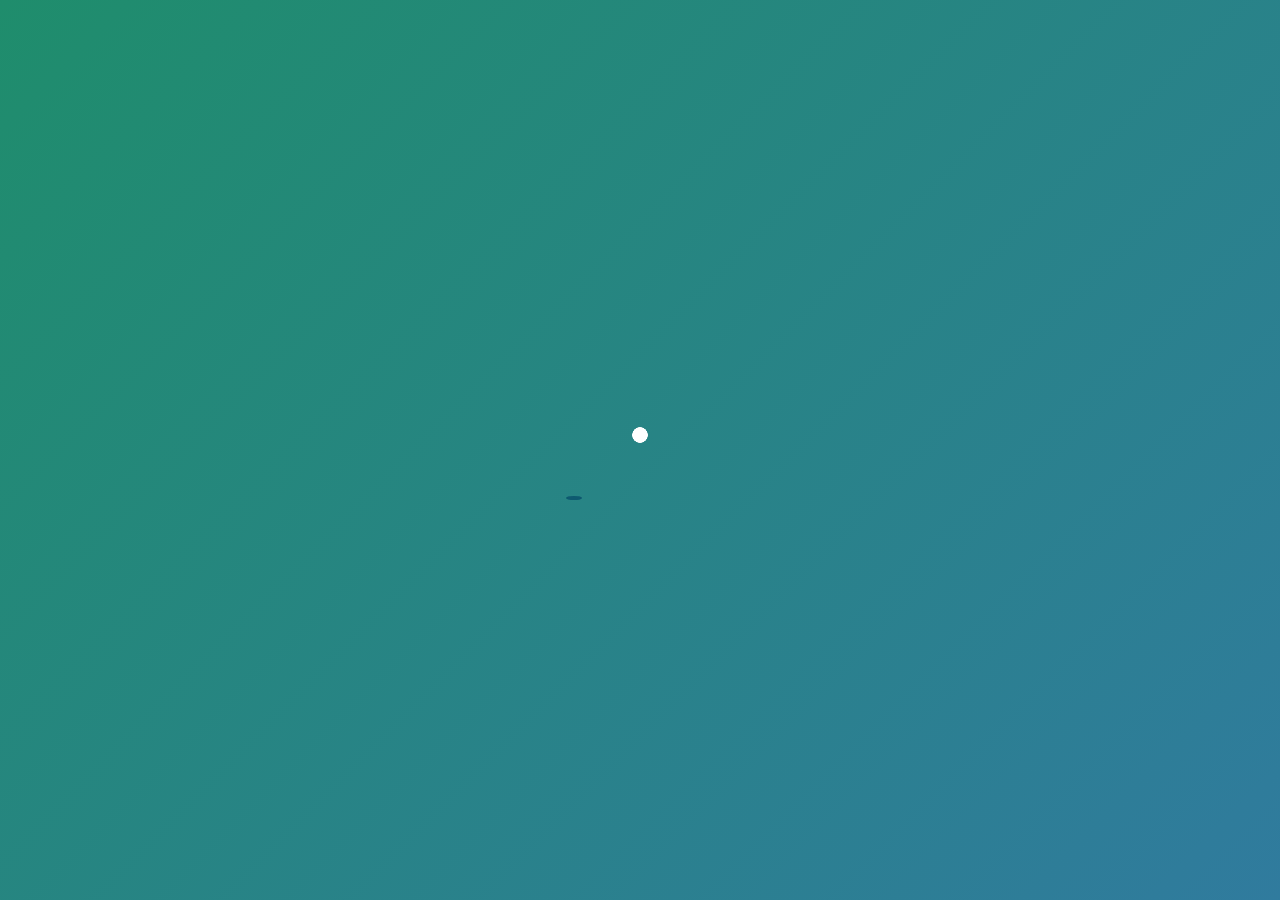
<file: archive/2018/about/index.html>
<!DOCTYPE html>
<html lang="en" class="no-js">
<head>
    <meta charset="UTF-8" />
    <meta http-equiv="X-UA-Compatible" content="IE=edge">
    <meta name="viewport" content="width=device-width, initial-scale=1">
    <title>Dayana's Developer Diary — Archive</title>
    <meta name="description" content="This be the Portfolio of Creative and Developer Dayana Lorza" />
    <meta name="keywords" content="Dayana Lorza, Portfolio, Web Developer, Designer, Producer, Creative" />
    <meta name="author" content="Dayana Lorza" />
    <link rel="shortcut icon" href="../favicon.ico">
    <link rel="stylesheet" type="text/css" href="../css/normalize.css" />
    <link rel="stylesheet" type="text/css" href="../css/main_style.css" />
    <link rel="stylesheet" type="text/css" href="../css/main.css" />
    <link rel="stylesheet" type="text/css" href="../fonts/font-awesome-4.2.0/css/font-awesome.min.css" />
    <link href="https://fonts.googleapis.com/css?family=Raleway" rel="stylesheet">
<!--[if lt IE 9]>
<script src="dist/html5shiv.min.js"></script>
<![endif]-->
</head>
<body>

<div id="loading-overlay">
    <div class="loader-wrapper">
        <div class="loader">
        <div class="roller"></div>
        <div class="roller"></div>
      </div>
      
      <div id="loader2" class="loader">
        <div class="roller"></div>
        <div class="roller"></div>
      </div>
      
      <div id="loader3" class="loader">
        <div class="roller"></div>
        <div class="roller"></div>
      </div>
    </div>
</div>
 <!--Start container-->   
<div class="container">    
 <!--Start Wrapper-->   
    <div class="pt-wrapper">
        <div class="menu-iconz"> 
            <section class="si-icons si-icons-easing">
                <span id="open-button" class="si-icon si-icon-hamburger-cross" data-icon-name="hamburgerCross"></span>
            </section>
        </div>
        <div class="menu-wrap">
            <nav class="menu">
                <div class="icon-list">
                    <a href="../"><i class="fa fa-fw fa-home"></i><span>Home</span></a>
                    <a href="../works"><i class="fa fa-fw fa-desktop"></i><span>Works</span></a>
                    <a href="#" class="active"><i class="fa fa-fw fa-user"></i><span>About</span></a>
                    <a href="../contact"><i class="fa fa-fw fa-comment-o"></i><span>Contact</span></a>
                    <a href="https://dayanalorza.com/"><i class="fa fa-fw fa-external-link"></i><span>Current Version</span></a>
                    <!-- Emmet Snippet -->
                    <!-- ul>li.item$*3 -->
                </div>
            </nav>
        </div>
<!-- Start content-wrap -->
<div class="content-wrap"><div class="content"></div></div>
<!-- End content-wrap -->

        <!--Start About Page-->
        <div class="pt-page pt-page-3">
            <div id="particles-js">
                <div class="about-bucket">
                    <img src="../img/moi.png" class="moi"> 
                    <div class="socials">
                        <ul>
                            <li><a href="http://twitter.com/dayanabliss" target="_blank"><i class="fa fa-fw fa-twitter"></i></a></li>
                            <li><a href="https://github.com/Day-ana/" target="_blank"><i class="fa fa-fw fa-github"></i></a></li>
                            <li><a href="https://www.linkedin.com/in/dayanalorza" target="_blank"><i class="fa fa-fw fa-linkedin"></i></a></li>
                        </ul>
                    </div>
                    <div class="about-intro font01">
                        <p>As you probably have figured out, I'm Dayana Lorza. A Bay Area based web developer and designer. I've been toiling around with web technologies for over 10 years. During this time, I have extensively used HTML, CSS, Jquery, javascript, PHP and a few other web based technologies and frameworks. I have worked for companies such as Apple, Office Depot, and Sapient interactive doing front end. Feel like chatting? Drop me a line, or check out some of the links scattered about this about. \ (•◡•) /
                        </p>
                        <p>creative outlets:</br>
                            <a href="https://500px.com/dayanalorza" target="_blank"> Captures</a>. <a href="https://www.flickr.com/photos/35990152@N04/albums/72157623826291054" target="_blank"> Design</a>. <a href="https://chaoticbliss.bandcamp.com/releases" target="_blank"> Tunes</a>.</p>
                    </div>
                </div>
            </div>
        </div>
        <!--End About Page-->
    </div>
    <!--End PT Wrapper-->   
</div>
<!-- End container -->

<script src="../js/snap.svg-min.js"></script>
<script src="../js/svgicons-config.js"></script>
<script src="../js/svgicons.js"></script>
<script src="../js/jquery.js"></script>
<script src="../js/classie.js"></script>
<script src="../js/particles.js"></script>
<script src="../js/app.js"></script>
<script src="../js/main.js"></script>


<!-- <script>
document.write('<script src="http://' + (location.host || 'localhost')
.split(':')[0] + ':35729/livereload.js?snipver=1"></' + 'script>')
</script> -->
</body>
</html>
</file>
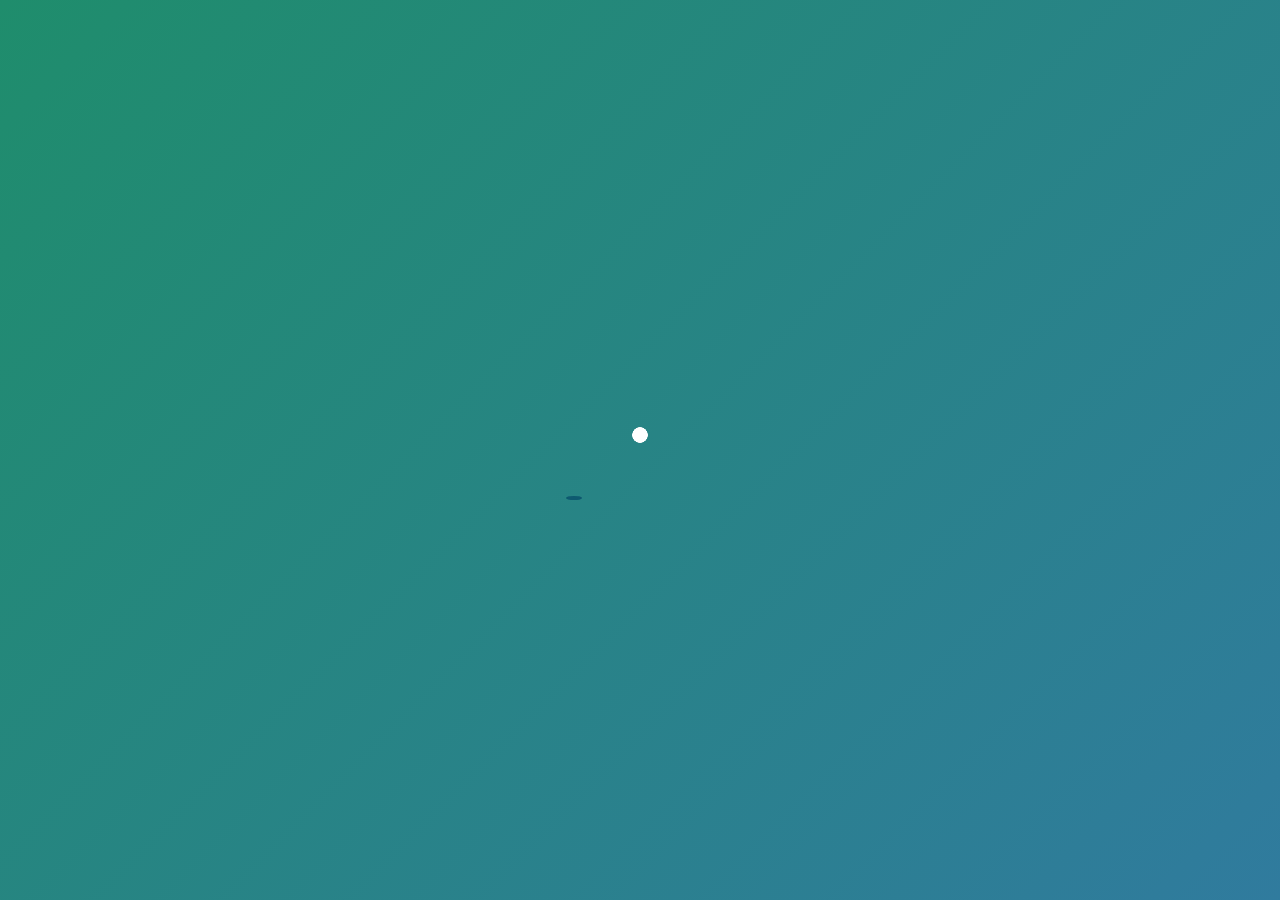
<file: archive/2018/works/index.html>
<!DOCTYPE html>
<html lang="en" class="no-js">
<head>
    <meta charset="UTF-8" />
    <meta http-equiv="X-UA-Compatible" content="IE=edge">
    <meta name="viewport" content="width=device-width, initial-scale=1">
    <title>Dayana's Developer Diary — Archive</title>
    <meta name="description" content="This be the Portfolio of Creative and Developer Dayana Lorza" />
    <meta name="keywords" content="Dayana Lorza, Portfolio, Web Developer, Designer, Producer, Creative" />
    <meta name="author" content="Dayana Lorza" />
    <link rel="shortcut icon" href="../favicon.ico">
    <link rel="stylesheet" type="text/css" href="../css/normalize.css" />
    <link rel="stylesheet" type="text/css" href="../css/main_style.css" />
    <link rel="stylesheet" type="text/css" href="../css/main.css" />
    <link rel="stylesheet" type="text/css" href="../fonts/font-awesome-4.2.0/css/font-awesome.min.css" />
    <link href="https://fonts.googleapis.com/css?family=Raleway" rel="stylesheet">
<!--[if lt IE 9]>
<script src="dist/html5shiv.min.js"></script>
<![endif]-->
</head>
<body>

<div id="loading-overlay">
    <div class="loader-wrapper">
        <div class="loader">
        <div class="roller"></div>
        <div class="roller"></div>
      </div>
      
      <div id="loader2" class="loader">
        <div class="roller"></div>
        <div class="roller"></div>
      </div>
      
      <div id="loader3" class="loader">
        <div class="roller"></div>
        <div class="roller"></div>
      </div>
    </div>
</div>
 <!--Start container-->   
<div class="container">    
 <!--Start Wrapper-->   
    <div class="pt-wrapper">
        <div class="menu-iconz"> 
            <section class="si-icons si-icons-easing">
                <span id="open-button" class="si-icon si-icon-hamburger-cross" data-icon-name="hamburgerCross"></span>
            </section>
        </div>
        <div class="menu-wrap">
            <nav class="menu">
                <div class="icon-list">
                    <a href="../"><i class="fa fa-fw fa-home"></i><span>Home</span></a>
                    <a href="#" class="active"><i class="fa fa-fw fa-desktop"></i><span>Works</span></a>
                    <a href="../about"><i class="fa fa-fw fa-user"></i><span>About</span></a>
                    <a href="../contact"><i class="fa fa-fw fa-comment-o"></i><span>Contact</span></a>
                    <a href="https://dayanalorza.com/"><i class="fa fa-fw fa-external-link"></i><span>Current Version</span></a>
                    <!-- Emmet Snippet -->
                    <!-- ul>li.item$*3 -->
                </div>
            </nav>
        </div>

<!-- Start content-wrap -->
<div class="content-wrap"><div class="content"></div></div>
<!-- End content-wrap -->

<!--All Pages-->
    <!--Start Works Page-->
    <div class="pt-page pt-page-2">
        <header class="works-page">
            <section><h2 class="universe-header">WORKS<span class="smallz">_へ__(‾◡◝ )></span></h2></section> 
            <aside>
                <div class="ido"> Specializing in
                    <div class="human">
                        <span>Web Apps</span> 
                        <span>Full Scale Sites</span> 
                        <span>Email Marketing</span> 
                      </div>
                    </div>
                </aside>      
        </header> 
        
        <!-- Start works flex -->    
        <div class="works-flex">
          <div class="works-bucket">
           <div class="works-item">
            <h3>Dove Chocolate Sweeptakes</h3>
            <img src="../img/original/1.jpg">
              <div class="details">
                <p>Advertising agency front end for Dove Super Bowl promotional Landing Page.</p>
              </div>
           </div>
          <div class="works-item">
                  <h3>Club Finder</h3>
                  <img src="../img/original/10.jpg">
                <div class="details">
                  <p> Prototype for a Club / Bar locating <a href="https://day-ana.github.io/clubfinder/" target="_blank">WEB APP</a> &nbsp;&nbsp;I built as a <br>side project using Google Places API. <a href="https://github.com/Day-ana/clubfinder/" target="_blank">VIEW GITHUB</a></p>
                </div>
           </div>                     
          <div class="works-item">
               <h3>Office Depot Business</h3>
               <img src="../img/original/8.jpg">
                <div class="details">
                  <p>Office Depot front end dev for business site.</p>
                </div>
            </div>
            <div class="works-item">
                <h3>BBVA</h3>
                <img src="../img/original/3.jpg">
                <div class="details">
                  <p>Ad agency front end for BBVA microsite.</p>
                </div>
           </div>
           <div class="works-item">
              <h3>Bertucci's</h3>
              <img src="../img/original/2.jpg">
              <div class="details">
                <p>Ad agency front end for Bertucci's Pizza Chain.</p>
                  <ul>
                      <li><i class="icon icon-aperture"></i><span>Development</span></li>
                  </ul>
              </div>
           </div>
            <div class="works-item">
                  <h3>CitiBank</h3>
                  <img src="../img/original/4.jpg">
                <div class="details">
                  <p>Ad agency front end work for Citi microsite.</p>
                </div>
           </div>
            <div class="works-item">
                  <h3>DayDesignz</h3>
                  <img src="../img/original/9.jpg">
                <div class="details">
                  <p>Previous iteration of Web Portfolio.</p>
                </div>
           </div>           
            <div class="works-item">
                    <h3>La Manijean Resorts</h3>
                    <img src="../img/original/5.jpg">
                    <div class="details">
                    <p>Freelance front end for LaMannijean carribean guadeloupean resort.</p>
                </div>
           </div>
            <div class="works-item">
                <h3>MC Cargo Express</h3>
                <img src="../img/original/6.jpg">
                <div class="details">
                    <p>Freelance front end for MCCargo shipping and freight company.</p>
                </div>
           </div>
            <div class="works-item">
                <h3>Alemi Art</h3>
               <img src="../img/original/7.jpg">
                <div class="details">
                  <p>Fully customized front end for Miami based artist.</p>                  
                </div>
           </div>
          </div>
        </div>


        <!-- Start bottom Bucket -->     
        <div class="flex-bucket bottom-bucket">
            <div class="control">
                <p>Need a Front end, Web Apps Dev or Graphic Designer?</p>
                <a class="pt-trigger link wipe" data-animation="15" data-goto="4" href="../contact">Hire me</a>   
            </div>    
        </div> 
        <div class="flex-bucket footer font02">
            <div class="copyright">
                <p>&copy; 2006<script>new Date().getFullYear()>2010&&document.write("-"+new Date().getFullYear());</script>, Dayana Lorza.</p>
                <p>Archived August 2018 &middot; <a href="https://dayanalorza.com/">Current Version</a></p>
            </div>         
        </div> 
        <!-- End bottom Bucket -->     
    </div>
    <!--End Works Page-->
</div>
<!-- End container -->

<script src="../js/snap.svg-min.js"></script>
<script src="../js/svgicons-config.js"></script>
<script src="../js/svgicons.js"></script>
<script src="../js/jquery.js"></script>
<script src="../js/classie.js"></script>
<script src="../js/main.js"></script>


<!-- <script>
document.write('<script src="http://' + (location.host || 'localhost')
.split(':')[0] + ':35729/livereload.js?snipver=2"></' + 'script>')
</script> -->
</body>
</html>
</file>
<file: css/styles.css>
:root{--bg:#0b1018;--panel:#111925;--ink:#f3f0e9;--muted:#99a6b5;--line:#233040;--teal:#59e1d2;--coral:#ff775f;--mono:"DM Mono",monospace;--sans:"Manrope",sans-serif}*{box-sizing:border-box}html{scroll-behavior:smooth}body{margin:0;background:var(--bg);color:var(--ink);font-family:var(--sans);font-size:16px;line-height:1.65;overflow-x:hidden}body:before{content:"";position:fixed;inset:0;pointer-events:none;z-index:-1;background:radial-gradient(circle at 85% 8%,rgba(89,225,210,.09),transparent 26%),radial-gradient(circle at 5% 45%,rgba(255,119,95,.08),transparent 24%);filter:saturate(120%)}::selection{background:var(--teal);color:var(--bg)}a{color:inherit;text-decoration:none}img{display:block;max-width:100%}.skip-link{position:fixed;top:-60px;left:20px;background:var(--teal);color:var(--bg);padding:12px 18px;z-index:100}.skip-link:focus{top:20px}.cursor-glow{position:fixed;width:260px;height:260px;border-radius:50%;background:radial-gradient(circle,rgba(89,225,210,.08),transparent 68%);transform:translate(-50%,-50%);pointer-events:none;z-index:-1}.site-header{position:fixed;top:0;left:0;right:0;height:88px;padding:0 clamp(24px,5vw,80px);display:flex;align-items:center;justify-content:space-between;background:linear-gradient(to bottom,rgba(11,16,24,.96),rgba(11,16,24,.72),transparent);z-index:50}.brand{font:500 25px var(--mono);letter-spacing:-1px}.brand span{color:var(--coral)}nav{display:flex;gap:clamp(18px,3vw,46px)}nav a{display:grid;font:400 13px var(--mono);color:#dbe1e7;transition:.25s}nav small{font-size:8px;color:#687789}nav a:hover,nav a.active{color:var(--teal)}.menu-toggle{display:none;border:0;background:none;color:var(--ink);font:14px var(--mono)}.hero{min-height:100vh;display:grid;align-items:center;padding:130px clamp(24px,8vw,130px) 80px;position:relative}.hero-grid{width:min(1380px,100%);margin:auto;display:grid;grid-template-columns:1.15fr .85fr;gap:clamp(40px,7vw,110px);align-items:center}.eyebrow,.section-heading>p,.contact-inner>p{font:400 12px var(--mono);letter-spacing:.12em;color:var(--teal);text-transform:uppercase}.status-dot{display:inline-block;width:7px;height:7px;border-radius:50%;background:var(--teal);box-shadow:0 0 0 5px rgba(89,225,210,.12);margin-right:11px}.hero h1{font-size:clamp(72px,10vw,158px);line-height:.82;letter-spacing:-.075em;margin:35px 0 32px}.hero h1 span{color:transparent;-webkit-text-stroke:1.5px var(--teal)}.hero-role{font:500 clamp(14px,1.35vw,20px) var(--mono);color:#dce3e8}.hero-role span{color:var(--coral);margin:0 6px}.hero-intro{max-width:710px;color:var(--muted);font-size:clamp(17px,1.4vw,21px)}.hero-actions{display:flex;gap:15px;flex-wrap:wrap;margin-top:38px}.button{display:inline-flex;align-items:center;gap:30px;padding:14px 20px;border:1px solid var(--line);font:500 13px var(--mono);transition:.25s}.button.primary{background:var(--teal);border-color:var(--teal);color:var(--bg)}.button:hover{transform:translateY(-3px);border-color:var(--coral)}.button.primary:hover{background:var(--coral)}.hero-visual{position:relative}.portrait-frame{position:relative;width:min(430px,90%);margin:auto;overflow:hidden;border-radius:48% 48% 8px 8px;border:1px solid rgba(89,225,210,.25)}.portrait-frame:after{content:"";position:absolute;inset:0;background:linear-gradient(to top,rgba(11,16,24,.8),transparent 45%)}.portrait-frame img{width:100%;height:580px;object-fit:cover;filter:saturate(.7) contrast(1.04)}.portrait-label{position:absolute;bottom:22px;left:25px;z-index:2;font:11px var(--mono);letter-spacing:.12em}.code-card{position:absolute;right:-10px;bottom:52px;background:rgba(17,25,37,.94);border:1px solid var(--line);padding:22px 26px;font:12px/1.9 var(--mono);box-shadow:0 20px 60px rgba(0,0,0,.35)}.code-card span{color:var(--coral)}.code-card b{color:var(--teal);font-weight:400}.scroll-cue{position:absolute;bottom:28px;left:clamp(24px,8vw,130px);font:11px var(--mono);color:#718092}.scroll-cue span{color:var(--coral);margin-left:10px}.section{padding:clamp(100px,12vw,180px) clamp(24px,8vw,130px);border-top:1px solid var(--line)}.section-heading{display:grid;grid-template-columns:.34fr 1fr;gap:30px;align-items:start;margin-bottom:70px}.section-heading h2,.contact h2{font-size:clamp(42px,5.5vw,82px);line-height:1.05;letter-spacing:-.055em;margin:0}.section-heading em,.contact em{font-style:normal;color:var(--teal)}.expertise-grid{display:grid;grid-template-columns:repeat(3,1fr);gap:18px}.expertise-card{position:relative;min-height:390px;background:var(--panel);border:1px solid var(--line);padding:36px;transition:.3s}.expertise-card:hover{transform:translateY(-8px);border-color:rgba(89,225,210,.55)}.card-number{font:11px var(--mono);color:var(--coral)}.expertise-card h3{font-size:28px;margin:80px 0 15px}.expertise-card p,.work-copy>p,.job>div>p{color:var(--muted)}.tags{list-style:none;padding:0;margin:25px 0 0;display:flex;flex-wrap:wrap;gap:8px}.tags li{border:1px solid #2a394a;padding:6px 9px;font:10px var(--mono);color:#c9d3dc}.work-section{background:#0e151f}.work-list{display:grid;gap:75px}.work-card{display:grid;grid-template-columns:1.1fr .9fr;align-items:center;gap:clamp(35px,7vw,110px)}.work-card.reverse .work-image{order:2}.work-image{height:480px;overflow:hidden;background:#182230}.work-image img{width:100%;height:100%;object-fit:cover;filter:saturate(.65);transition:.6s}.work-card:hover img{transform:scale(1.035);filter:saturate(1)}.work-index{font:11px var(--mono)!important;color:var(--coral)!important}.work-copy h3{font-size:clamp(34px,4vw,58px);line-height:1.05;letter-spacing:-.04em;margin:20px 0}.text-link{display:inline-block;margin-top:27px;color:var(--teal);font:13px var(--mono);border-bottom:1px solid var(--teal)}.timeline{max-width:1100px;margin-left:auto}.job{display:grid;grid-template-columns:230px 1fr;gap:40px;border-top:1px solid var(--line);padding:42px 0}.job-date{font:12px var(--mono);color:var(--teal)}.job h3{font-size:28px;margin:0 0 4px}.company{font:12px var(--mono);color:var(--coral)!important}.earlier-jobs{border-top:1px solid var(--line);border-bottom:1px solid var(--line);padding:25px 0}.earlier-jobs summary{cursor:pointer;display:flex;justify-content:space-between;font:13px var(--mono);color:var(--teal);list-style:none}.earlier-grid{display:grid;grid-template-columns:1fr 1fr;gap:16px 45px;padding-top:25px}.earlier-grid p{display:grid;border-top:1px solid #1d2936;padding-top:14px}.earlier-grid span{color:var(--muted);font-size:13px}.contact{min-height:80vh;display:grid;align-items:center;background:linear-gradient(135deg,#101a26,#0b1018 70%)}.contact-inner{max-width:1150px}.contact-copy{max-width:700px;color:var(--muted);font-size:18px}.contact-email{display:flex;justify-content:space-between;align-items:center;border-bottom:1px solid var(--teal);padding:25px 0;margin-top:50px;font-size:clamp(24px,4vw,58px);letter-spacing:-.04em}.contact-email span{color:var(--coral)}.contact-meta{display:flex;justify-content:space-between;gap:20px;margin-top:70px;color:#6f7e8d;font:11px var(--mono)}.reveal{opacity:0;transform:translateY(28px);transition:opacity .75s ease,transform .75s ease}.reveal.visible{opacity:1;transform:none}@media(max-width:900px){.site-header{height:72px}.menu-toggle{display:block}nav{position:absolute;top:72px;left:0;right:0;padding:24px;background:#0b1018;border-bottom:1px solid var(--line);display:none;grid-template-columns:1fr 1fr}nav.open{display:grid}.hero-grid,.section-heading,.work-card,.job{grid-template-columns:1fr}.hero{padding-top:120px}.hero h1{font-size:clamp(68px,21vw,120px)}.hero-visual{margin-top:20px}.portrait-frame img{height:470px}.code-card{right:0}.expertise-grid{grid-template-columns:1fr}.expertise-card{min-height:auto}.expertise-card h3{margin-top:50px}.work-card.reverse .work-image{order:0}.work-image{height:360px}.job{gap:10px}.earlier-grid{grid-template-columns:1fr}}@media(max-width:560px){.site-header{padding:0 20px}.hero,.section{padding-left:20px;padding-right:20px}.hero-role span{display:none}.portrait-frame{width:100%}.code-card{position:relative;bottom:auto;right:auto;margin:-25px 15px 0}.hero-actions{display:grid}.button{justify-content:space-between}.section-heading{margin-bottom:45px}.work-image{height:270px}.contact-email{font-size:21px}.contact-meta{display:grid}.cursor-glow{display:none}}

/* V2 refinement: tighter, reference-led composition */
.hero-grid{grid-template-columns:1.25fr .75fr}.hero-visual{min-height:520px;display:grid;place-items:center}.portrait-frame{z-index:2;width:310px;height:310px;border-radius:50%;margin:auto}.portrait-frame:after{background:linear-gradient(to top,rgba(11,16,24,.3),transparent 50%)}.portrait-frame img{height:100%;object-fit:cover;filter:grayscale(1) contrast(1.08)}.portrait-label{bottom:18px;left:50%;transform:translateX(-50%);white-space:nowrap}.code-card{z-index:1;right:auto;left:50%;bottom:-85px;width:420px;transform:translateX(-50%);opacity:.82;background:rgba(17,25,37,.76);padding:28px 32px;font-size:13px}.section-heading h2,.contact h2{font-size:clamp(38px,4.7vw,68px);line-height:1.14}.section-heading em,.contact em{line-height:1.26}.expertise-console{position:relative;display:grid;grid-template-columns:repeat(3,1fr);border:1px solid #6f7480;background:rgba(18,18,23,.86);overflow:visible}.console-code{position:absolute;z-index:-1;left:20%;right:5%;top:78%;font:15px/1.55 var(--mono);color:rgba(89,225,210,.13);transform:rotate(-2deg)}.capability{padding:34px 30px 30px;min-height:330px;border-right:1px solid #6f7480}.capability:last-child{border-right:0}.capability-icon{display:block;font:500 31px var(--mono);margin-bottom:18px}.capability h3{font-size:24px;line-height:1.15;margin:0 0 20px}.capability h3 span{position:relative}.capability h3 span:after{content:"";position:absolute;left:0;right:-8px;bottom:1px;height:5px;background:var(--coral);z-index:-1;transform:rotate(-1deg)}.capability:nth-of-type(3) h3 span:after{background:var(--teal)}.capability p:not(.code-tag){border-left:1px solid #7a7f89;margin:0 0 0 15px;padding-left:14px;color:#c4c8cf;font:13px/1.55 var(--mono)}.code-tag{margin:0;color:#646975;font:10px var(--mono)}.work-list{gap:52px;max-width:1120px;margin:auto}.work-card{grid-template-columns:1fr 1fr;gap:55px}.work-image{height:340px}.work-copy h3{font-size:clamp(30px,3.1vw,46px);line-height:1.12}.timeline{max-width:980px}.job{grid-template-columns:190px 1fr;gap:30px;padding:30px 0}.job h3{font-size:23px}.job>div>p{font-size:14px}.contact{min-height:65vh}.contact-email{display:block;max-width:720px;margin:40px 0 0;padding:18px 0;font:400 clamp(17px,2vw,25px) var(--mono);letter-spacing:0;color:#d9e1e7}.contact-email i{font-style:normal;color:var(--teal)}.work-card:nth-child(1) .work-image img{object-position:center 24%}.work-card:nth-child(2) .work-image img{object-position:center center}.work-card:nth-child(3) .work-image img{object-position:center top}
@media(max-width:900px){.hero-grid{grid-template-columns:1fr}.hero-visual{min-height:390px}.expertise-console{grid-template-columns:1fr}.capability{min-height:auto;border-right:0;border-bottom:1px solid #6f7480}.capability:last-child{border-bottom:0}.console-code{display:none}.work-card{grid-template-columns:1fr}.portrait-frame img{height:100%}.code-card{right:auto}}
@media(max-width:560px){.hero-visual{min-height:360px}.portrait-frame{width:235px;height:235px}.code-card{position:absolute;width:310px;left:50%;bottom:8px;margin:0;padding:20px;font-size:10px}.work-image{height:230px}.job{padding:24px 0}.section-heading h2,.contact h2{line-height:1.2}}
.hero-visual.reveal.visible{transform:translateY(-58px)}
.company-with-logo{display:flex;align-items:center;gap:10px}.company-with-logo img{width:22px;height:22px;object-fit:contain;flex:0 0 22px}.company-with-logo img.cisco-logo{width:27px;height:27px;flex-basis:27px}.company-with-logo img.apple-logo{width:18px;height:18px;flex-basis:18px;margin-inline:2px}
.contact-form{max-width:820px;margin-top:48px}.contact-form label{display:grid;gap:8px;margin-bottom:22px;font:500 11px var(--mono);letter-spacing:.08em;text-transform:uppercase;color:#9eabb8}.form-grid{display:grid;grid-template-columns:1fr 1fr;gap:20px}.contact-form input,.contact-form select,.contact-form textarea{width:100%;border:1px solid var(--line);border-radius:0;background:rgba(11,16,24,.65);color:var(--ink);padding:15px 16px;font:400 15px/1.5 var(--sans);outline:none;transition:border-color .2s,box-shadow .2s}.contact-form select{appearance:none;background-image:linear-gradient(45deg,transparent 50%,var(--teal) 50%),linear-gradient(135deg,var(--teal) 50%,transparent 50%);background-position:calc(100% - 20px) 50%,calc(100% - 15px) 50%;background-size:5px 5px,5px 5px;background-repeat:no-repeat}.contact-form textarea{resize:vertical;min-height:150px}.contact-form input:focus,.contact-form select:focus,.contact-form textarea:focus{border-color:var(--teal);box-shadow:0 0 0 3px rgba(89,225,210,.1)}.contact-form small{font-size:9px;color:#687789}.form-footer{display:flex;align-items:center;gap:22px}.form-footer .button{cursor:pointer}.form-footer .button:disabled{cursor:wait;opacity:.65;transform:none}.form-status{margin:0;font:12px var(--mono);color:var(--muted)}.form-status.success{color:var(--teal)}.form-status.error{color:var(--coral)}.form-trap{position:absolute!important;left:-10000px!important;width:1px!important;height:1px!important;overflow:hidden!important}
@media(max-width:900px){.hero-visual.reveal.visible{transform:translateY(-16px)}}
@media(max-width:560px){.form-grid{grid-template-columns:1fr}.form-footer{display:grid}.contact-email{margin-top:34px}}
.archive-egg{display:inline-block;margin-left:4px;opacity:.5;transition:opacity .2s,transform .2s}.archive-egg:hover,.archive-egg:focus-visible{opacity:1;transform:translateY(-2px)}
</file>
<file: archive/2024/src/app/css/app.css>
/* ----------------------------------------------------------------
[Table of contents]
01. Body
02. Page Loader
03. Main Menu
04. Main Content
05. Section Home
06. Section About
07. Section Resume
08. Section Portfolio
09. Section Blog
10. Section Contact
11. Main Footer
12. landing
13. Components
------------------------------------------------------------------- */
/*-------------------------------------------------------------------
01. Body
------------------------------------------------------------------- */
html, body {
  overflow-x: hidden;
}

*, ::after, ::before {
  box-sizing: border-box;
}

/*-------------------------------------------------------------------
02. Page Loader
------------------------------------------------------------------- */
.yb-pageloader-wrapper {
  position: fixed;
  left: 0;
  right: 0;
  bottom: 0;
  top: 0;
  font-weight: 700;
  z-index: 10000;
  background-color: #fff;
}

.yb-pageloader-wrapper.page-is-loaded {
  display: none;
}

.yb-dark-skin .yb-pageloader-wrapper {
  background: #05182c;
}

/*-------------------------------------------------------------------
03. Main Menu
------------------------------------------------------------------- */
.yb-main-header {
  background: #fff;
  box-sizing: border-box;
  position: relative;
  min-height: 80px;
}

.yb-main-menu {
  position: absolute;
  z-index: 100;
  background: #fff;
  left: 0;
  right: 0;
  bottom: 0;
  z-index: 100;
  border-bottom: 1px solid #e5e5e5;
}

.yb-main-menu.fixed {
  position: fixed;
  top: 0;
  bottom: auto;
}

.yb-main-menu .uk-navbar-nav > li > a {
  text-transform: none;
  font-weight: 700;
}

.yb-main-menu .yb-icon-close {
  display: none;
}

@media (max-width: 959px) {
  .yb-main-menu.open-menu .yb-menu-toggle-wrapper {
    display: block;
  }
}

.yb-main-menu.open-menu .yb-icon-menu {
  display: none;
}

.yb-main-menu.open-menu .yb-icon-close {
  display: inline;
}

.yb-logo {
  font-weight: 700;
  position: relative;
}

.yb-logo span {
  display: inline-block;
  position: relative;
}

.yb-logo span::first-letter {
  color: #fff;
}

.yb-logo::before {
  content: '';
  position: absolute;
  width: 30px;
  height: 30px;
  top: 50%;
  margin-top: -15px;
  background: #1e87f0;
  left: 3px;
  border-radius: 50%;
  z-index: 0;
}

.yb-menu-toggle-wrapper {
  display: block;
}

.yb-menu-toggle-wrapper .uk-navbar-right {
  position: absolute;
  right: 40px;
}

@media (max-width: 959px) {
  .yb-menu-toggle-wrapper {
    display: none;
    position: absolute;
    top: 100%;
    left: 0;
    right: 0;
    padding: 20px 40px;
    overflow: auto;
    max-height: 420px;
    border-top: 1px solid #e5e5e5;
    border-bottom: 1px solid #e5e5e5;
    background: #fff;
  }
  .yb-menu-toggle-wrapper .uk-navbar-center {
    position: relative;
    transform: none;
    left: 0;
    top: 0;
    width: 100%;
  }
  .yb-menu-toggle-wrapper .uk-navbar-right {
    position: relative;
    right: 0;
  }
  .yb-menu-toggle-wrapper .uk-navbar-nav {
    margin: 0 auto;
  }
}

@media (max-width: 959px) and (max-width: 639px) {
  .yb-menu-toggle-wrapper .uk-navbar-nav:not(.yb-social-icons) {
    display: block;
  }
  .yb-menu-toggle-wrapper .uk-navbar-nav:not(.yb-social-icons) a {
    min-height: 40px;
  }
}

.yb-dark-skin .yb-main-header {
  background: #05182c;
}

.yb-dark-skin .yb-main-menu {
  background: #05182c;
  border-bottom: 1px solid rgba(255, 255, 255, 0.08);
}

@media (max-width: 959px) {
  .yb-dark-skin .yb-menu-toggle-wrapper {
    background: #05182c;
    border-top: 1px solid rgba(255, 255, 255, 0.08);
    border-bottom: 1px solid rgba(255, 255, 255, 0.08);
  }
}

/*-------------------------------------------------------------------
04. Main Content
------------------------------------------------------------------- */
.yb-main-content {
  position: relative;
  z-index: 10;
  background: #fff;
  min-height: 650px;
}

.yb-section {
  position: relative;
}

.yb-section-padding {
  padding-top: 80px;
  padding-bottom: 80px;
}

.yb-section-padding-top {
  padding-top: 80px;
}

.yb-section-padding-bottom {
  padding-bottom: 80px;
}

.yb-section-title {
  font-weight: 700;
  letter-spacing: -1px;
}

.yb-dark-skin {
  background: #05182c;
}

.yb-dark-skin .yb-main-content {
  background: #05182c;
}

/*-------------------------------------------------------------------
05. Section Home
------------------------------------------------------------------- */
.yb-profile-desc {
  position: fixed;
  display: flex;
  top: 0;
  bottom: 0;
  left: 0;
  right: 0;
}

.yb-profile-desc h1 {
  font-size: 80px;
  letter-spacing: -4px;
}

.yb-profile-desc h1.yb-gradient-text {
  background: -webkit-linear-gradient(45deg, #09009f, #00ff95 80%);
  -webkit-background-clip: text;
          background-clip: text;
  -webkit-text-fill-color: transparent;
}

.yb-profile-desc h1.yb-shadow-text {
  text-shadow: 2px 2px 0 rgba(255, 255, 255, 0.4);
}

@media (max-width: 959px) {
  .yb-profile-desc h1 {
    font-size: 50px;
  }
}

.yb-profile-desc-wrap {
  align-self: center;
  padding-bottom: 80px;
}

.yb-myjob {
  font-size: 25px;
}

.yb-myjob span {
  text-decoration: underline;
  color: #1e87f0;
}

.yb-video-wrapper, .yb-slide-wrapper {
  position: absolute;
  top: 0;
  bottom: 80px;
  width: 100%;
  height: 100%;
  overflow: hidden;
  background: #000;
}

.yb-video-bg {
  min-width: 100%;
  min-height: 100%;
  max-width: none !important;
  width: auto !important;
  height: auto !important;
  position: absolute;
  top: 50%;
  left: 50%;
  transform: translate(-50%, -50%);
}

.yb-video-overfly, .yb-slide-overfly {
  background: rgba(0, 0, 0, 0.7);
}

/*-------------------------------------------------------------------
06. Section About
------------------------------------------------------------------- */
.yb-my-profile {
  position: relative;
}

.yb-my-profile-img {
  background-color: rgba(0, 0, 0, 0.5);
  position: absolute;
  left: 0;
  top: 0;
  width: 50%;
  height: 100%;
}

@media (max-width: 959px) {
  .yb-my-profile-img {
    position: relative;
    width: 100%;
    height: 400px;
  }
}

.yb-my-profile-desc {
  position: relative;
}

.yb-my-profile-desc-top {
  padding: 80px 30px 10px 40px;
}

@media (max-width: 639px) {
  .yb-my-profile-desc-top {
    padding: 80px 15px 10px 15px;
  }
}

.yb-my-profile-desc-bottom {
  position: relative;
  padding: 30px 30px 30px 40px;
}

@media (max-width: 639px) {
  .yb-my-profile-desc-bottom {
    padding: 30px 15px 30px 15px;
  }
}

.yb-my-profile-desc-bottom::before {
  content: "";
  position: absolute;
  background: #2336B6;
  bottom: 0;
  top: 0;
  width: 20px;
  left: -20px;
  z-index: 10;
}

.yb-my-profile-desc-bottom::after {
  content: "";
  top: 0;
  position: absolute;
  background: inherit;
  bottom: 0;
  right: -1200px;
  width: 1200px;
}

.yb-my-profile-desc-info {
  margin: 0;
  font-size: 0.8rem;
}

.yb-my-profile-desc-info span {
  display: inline-block;
  width: 100px;
  font-weight: 700;
}

.yb-my-intro {
  position: absolute;
  bottom: 20px;
  right: 0;
  z-index: 10;
  display: block;
  font-size: 13px;
  background-image: linear-gradient(-90deg, rgba(49, 207, 171, 0.5) 0%, #50E3C2 100%);
  color: #fff;
  padding: 10px 40px 10px 20px;
  border-radius: 30px 0 0 30px;
}

.yb-my-intro-text {
  display: inline-block;
  max-width: 0;
  overflow: hidden;
  vertical-align: middle;
  transition: .3s;
  font-weight: 700;
}

.yb-my-intro:hover {
  text-decoration: none;
  color: #fff;
}

.yb-my-intro:hover .yb-my-intro-text {
  max-width: 100px;
}

.yb-box-services > div {
  margin-top: 0 !important;
}

.yb-box-service {
  padding: 30px 10px;
}

.yb-box-service .uk-icon {
  display: block;
}

.yb-box-service h5 {
  margin-top: 20px;
  margin-bottom: 0;
  font-weight: 700;
  letter-spacing: -1px;
}

/*-------------------------------------------------------------------
07. Section Resume
------------------------------------------------------------------- */
.yb-resume-list > .uk-list {
  padding-left: 0;
  margin-bottom: 60px;
}

.yb-resume-item {
  position: relative;
  padding: 30px 30px 0 40px;
}

.yb-resume-item h4 {
  margin-top: 10px;
  margin-bottom: 10px;
  transition: 0.3s;
}

.yb-resume-item:hover h4 {
  color: #1e87f0;
}

.yb-resume-item-date {
  position: absolute;
  left: 0;
  top: 0;
  white-space: nowrap;
}

.yb-resume-item-date-icon {
  width: 30px;
  height: 30px;
  text-align: center;
  padding-top: 2px;
  border-radius: 50%;
  background: #1e87f0;
  color: #fff;
  float: left;
}

.yb-resume-item-date-text {
  float: left;
  padding-top: 3px;
  padding-left: 10px;
}

.yb-resume-skill-item .uk-progress {
  margin-bottom: 0;
  height: 5px;
}

.yb-box-circle {
  width: 100px;
  margin: 6px;
  padding-bottom: 20px;
  padding-top: 20px;
  display: inline-block;
  position: relative;
  text-align: center;
  line-height: 1.2;
}

.yb-box-circle strong {
  position: absolute;
  top: 50px;
  left: 0;
  width: 100%;
  text-align: center;
  line-height: 40px;
  font-size: 20px;
  transition: 0.3s;
}

.yb-box-circle:hover strong {
  color: #1e87f0;
}

.yb-box-circle-title {
  font-weight: 700;
  margin-top: 10px;
  margin-bottom: 0;
}

/*-------------------------------------------------------------------
08. Section Portfolio
------------------------------------------------------------------- */
.yb-nav-filter.uk-subnav-pill > li > a {
  border-radius: 15px;
  min-width: 50px;
  text-align: center;
  text-transform: none !important;
  font-weight: 700;
  color: #000;
  transition: 0.3s;
}

.yb-nav-filter.uk-subnav-pill > li > a:hover {
  color: #1e87f0;
}

.yb-nav-filter.uk-subnav-pill a.uk-active {
  background-color: #1e87f0;
  color: #fff;
}

.yb-nav-filter.uk-subnav-pill a.uk-active:hover {
  color: #fff;
}

.yb-work-item {
  overflow: hidden;
  position: relative;
}

.yb-work-item-img {
  background: rgba(0, 0, 0, 0.5);
}

.yb-work-item-img-wrap {
  margin-right: 50px;
  margin-bottom: 40px;
  position: relative;
  border-radius: 4px;
  overflow: hidden;
}

@media (max-width: 959px) {
  .yb-work-item-img-wrap {
    margin-right: 0;
    margin-bottom: 0;
  }
}

.yb-work-item-img-wrap::before {
  content: "";
  position: absolute;
  height: 1px;
  background: rgba(255, 255, 255, 0.5);
  right: 40px;
  left: 0;
  bottom: 40px;
  z-index: 2;
  transition: 1s;
}

@media (max-width: 959px) {
  .yb-work-item-img-wrap::before {
    right: 70px;
  }
}

.yb-work-item-img-wrap:hover::before {
  right: 100%;
}

.yb-work-item:hover h5 {
  color: #1e87f0;
}

.yb-work-item-overlay {
  background-color: rgba(255, 255, 255, 0.7);
  border-radius: 4px;
}

.yb-work-item-overlay a {
  display: block;
  border-radius: 4px;
  width: 40px;
  height: 40px;
  background: #1e87f0;
  margin: 5px;
  text-align: center;
  padding-top: 8px;
  color: #fff;
  transition: 0.3s;
}

.yb-work-item-overlay a:hover {
  background: #000;
}

.yb-work-item-title {
  position: absolute;
  right: 25px;
  bottom: 39px;
  width: 50px;
  height: 50px;
  white-space: nowrap;
  transform: rotate(-90deg);
  line-height: 1;
}

@media (max-width: 959px) {
  .yb-work-item-title {
    right: 0;
    bottom: 0;
  }
}

.yb-work-item-title h5 {
  position: absolute;
  margin: 0;
  transition: 0.3s;
  padding: 5px 16px;
  font-weight: 700;
  display: block;
  background: #fff;
  font-size: 25px;
  top: 0;
  border-radius: 0 20px 20px 0;
}

@media (max-width: 959px) {
  .yb-work-item-title h5 {
    font-size: 14px;
    top: -10px;
  }
}

.yb-work-item-title span {
  font-weight: 700;
  font-size: 12px;
  position: absolute;
  bottom: -10px;
  margin: 0;
  padding: 5px 16px;
  font-weight: 700;
  display: block;
  background: #fff;
  display: block;
  color: #1e87f0;
  border-radius: 0 20px 20px 0;
}

@media (max-width: 959px) {
  .yb-work-item-title span {
    bottom: 5px;
  }
}

.yb-work-content {
  overflow: auto;
}

.yb-work-content::-webkit-scrollbar {
  width: 6px;
  height: 3px;
}

@media (max-width: 959px) {
  .yb-work-content {
    height: auto !important;
  }
}

.yb-testi-nav a {
  display: block;
  border: 1px solid #e5e5e5;
  margin-bottom: 4px;
  border-radius: 50%;
  width: 30px;
  height: 30px;
  text-align: center;
  background: #1e87f0;
  color: #fff;
  font-weight: 700;
  transition: 0.3s;
  padding-top: 3px;
}

.yb-testi-nav a:hover {
  background: #000;
  color: #fff;
}

.yb-testi-item-desc {
  padding: 25px;
  border: 1px solid #e5e5e5;
  margin-bottom: 20px;
  border-radius: 4px;
  position: relative;
}

.yb-testi-item-desc::before {
  content: "";
  position: absolute;
  width: 24px;
  height: 24px;
  background: #1e87f0;
  border-radius: 50%;
  bottom: -14px;
  left: 14px;
  border: 3px solid #fff;
}

.yb-testi-item-desc h4 {
  font-weight: 700;
  transition: 0.3s;
}

.yb-testi-item-desc:hover h4 {
  color: #1e87f0;
}

.yb-testi-item-img {
  position: relative;
  margin-left: 20px;
}

.yb-testi-item-img::before {
  content: "";
  position: absolute;
  width: 10px;
  height: 10px;
  background: #1e87f0;
  border-radius: 50%;
  top: -7px;
  left: -10px;
}

.yb-testi-item-img::after {
  content: "";
  position: absolute;
  width: 5px;
  height: 5px;
  background: #1e87f0;
  border-radius: 50%;
  top: 10px;
  left: -5px;
}

.yb-testi-item-img img {
  border-radius: 50%;
  width: 60px;
  height: 60px;
}

.yb-box-fact {
  padding: 30px 10px;
}

.yb-box-fact-count {
  font-weight: 700;
  font-size: 30px;
  letter-spacing: -1px;
  margin: 0;
}

.yb-box-fact-desc {
  display: block;
  font-size: 0.8rem;
  margin-top: 5px;
}

.yb-client-item {
  opacity: 0.6;
  transition: 0.3s;
  -webkit-filter: grayscale(100%);
          filter: grayscale(100%);
}

.yb-client-item:hover {
  opacity: 1;
  -webkit-filter: grayscale(0%);
          filter: grayscale(0%);
}

.yb-pricing-item .uk-card {
  box-shadow: none;
  border: 1px solid #e5e5e5;
  border-radius: 4px;
  transition: 0.3s;
}

.yb-pricing-item .uk-card-header {
  border-bottom: 1px solid #e5e5e5;
  transition: 0.3s;
}

.yb-pricing-item .uk-card:hover {
  border: 1px solid #1e87f0;
}

.yb-pricing-item .uk-card:hover h4 {
  color: #1e87f0;
}

.yb-pricing-item h4 {
  font-weight: 700;
  transition: 0.3s;
}

.yb-dark-skin .yb-work-item-img-wrap::before {
  background: rgba(5, 24, 44, 0.5);
}

.yb-dark-skin .yb-work-item-overlay {
  background-color: rgba(5, 24, 44, 0.9);
}

.yb-dark-skin .yb-work-item-title h5 {
  background: #05182c;
}

.yb-dark-skin .yb-work-item-title span {
  background: #05182c;
}

.yb-dark-skin .yb-testi-nav a {
  border: 1px solid rgba(255, 255, 255, 0.08);
}

.yb-dark-skin .yb-testi-item-desc {
  border: 1px solid rgba(255, 255, 255, 0.08);
}

.yb-dark-skin .yb-testi-item-desc::before {
  border: 3px solid #05182c;
}

.yb-dark-skin .yb-pricing-item .uk-card {
  border: 1px solid rgba(255, 255, 255, 0.08);
}

.yb-dark-skin .yb-pricing-item .uk-card:hover {
  border: 1px solid #1e87f0;
}

.yb-dark-skin .yb-pricing-item .uk-card-header {
  border-bottom: 1px solid rgba(255, 255, 255, 0.08);
}

/*-------------------------------------------------------------------
09. Section Blog
------------------------------------------------------------------- */
.yb-blog-item {
  border-radius: 4px;
  height: 320px;
  background-color: #000;
  position: relative;
  overflow: hidden;
  transition: 0.3s;
}

.yb-blog-item .uk-position-cover, .yb-blog-item .uk-position-bottom {
  background: linear-gradient(to bottom, rgba(0, 0, 0, 0) 20%, rgba(0, 0, 0, 0.6) 100%);
}

.yb-blog-item-title {
  color: #fff;
  font-weight: 700;
  margin-bottom: 10px;
}

.yb-blog-item .uk-position-bottom, .yb-blog-item .uk-position-top {
  transition: 0.3s;
}

.yb-blog-item:hover {
  transform: scale(0.96);
}

.yb-blog-item:hover .uk-position-top {
  padding-top: 40px;
}

.yb-blog-item:hover .uk-position-bottom {
  padding-bottom: 40px;
}

.yb-blog-item .uk-badge {
  padding-left: 15px;
  padding-right: 15px;
  font-weight: 700;
  font-size: 12px;
}

.yb-blog-item-meta {
  color: #fff;
  font-size: 0.8rem;
}

.yb-blog-item-meta > div {
  display: inline-block;
  margin-right: 10px;
}

.yb-sidebar-item {
  margin-bottom: 30px;
}

.yb-sidebar-item .uk-form-custom .uk-button-default {
  border-color: #e5e5e5;
  text-transform: none;
}

.yb-sidebar-tags > a {
  text-transform: none;
  font-size: 13px;
  font-weight: 700;
  display: inline-block;
  border-radius: 3px;
  border: 1px solid #e5e5e5;
  padding: 2px 5px;
  margin-bottom: 3px;
  transition: 0.3s;
}

.yb-sidebar-tags > a:hover {
  background: rgba(0, 0, 0, 0.1);
  text-decoration: none;
  color: #1e87f0 !important;
}

.yb-img-featured {
  border-radius: 20px;
  border: 1px solid #e5e5e5;
}

@media (max-width: 959px) {
  .yb-img-featured {
    border-radius: 10px;
  }
}

.yb-blog-share {
  margin-bottom: 40px;
}

.yb-blog-share > div {
  text-align: center;
  margin: 5px 0;
  display: inline-block;
}

.yb-blog-share > div:first-child {
  text-align: left;
  min-width: 80px;
}

@media (min-width: 960px) {
  .yb-blog-share {
    position: absolute;
    left: 0;
    width: 100px;
    top: 100px;
  }
  .yb-blog-share > div {
    display: block;
  }
  .yb-blog-share > div:first-child {
    text-align: center;
    min-width: 0;
  }
}

.yb-blog-content {
  position: relative;
  margin-top: -80px;
  min-height: 300px;
  background: #fff;
  margin-left: 100px;
  border-radius: 20px 0 20px 20px;
  padding: 50px;
  border: 1px solid #e5e5e5;
}

@media (max-width: 959px) {
  .yb-blog-content {
    margin-top: 30px;
    margin-left: 0;
    border-radius: 0;
    padding: 0;
    border: 0 !important;
  }
}

.yb-dark-skin .yb-sidebar-tags a {
  border: 1px solid rgba(255, 255, 255, 0.08);
}

.yb-dark-skin .yb-sidebar-item .uk-form-custom .uk-button-default {
  border-color: rgba(255, 255, 255, 0.08);
}

.yb-dark-skin .yb-img-featured {
  border: 1px solid rgba(255, 255, 255, 0.08);
}

.yb-dark-skin .yb-blog-content {
  background: #05182c;
  border: 1px solid rgba(255, 255, 255, 0.08);
}

.uk-comment-list > :nth-child(n+2),
.uk-comment-list .uk-comment ~ ul {
  margin-top: 30px;
}

/*-------------------------------------------------------------------
10. Section Contact
------------------------------------------------------------------- */
@media (max-width: 959px) {
  .yb-contact-left {
    padding-bottom: 0;
  }
}

@media (max-width: 959px) {
  .yb-contact-right {
    padding-top: 0;
  }
}

.yb-contact-mini .uk-icon {
  width: 40px;
}

/*-------------------------------------------------------------------
11. Main Footer
------------------------------------------------------------------- */
.yb-main-footer {
  padding-top: 30px;
  padding-bottom: 30px;
  background: #0b549e;
  font-size: 0.7rem;
  text-align: center;
}

.yb-main-footer-wrapper {
  color: rgba(255, 255, 255, 0.5);
  position: relative;
}

.yb-totop {
  position: absolute;
  width: 50px;
  height: 50px;
  background: #1e87f0;
  top: -60px;
  right: 20px;
  text-align: center;
  z-index: 20;
  color: #fff;
  border-radius: 50%;
  padding-top: 18px;
  transition: .3s;
  transform: scale(0.7);
}

.yb-totop:hover, .yb-totop:focus {
  color: #fff;
  background-color: #000;
  transform: scale(1);
}

.yb-footer-social a {
  color: rgba(255, 255, 255, 0.5);
}

@media (min-width: 640px) {
  .yb-footer-social a {
    margin-left: 20px;
  }
}

@media (max-width: 639px) {
  .yb-footer-social a {
    margin-left: 5px;
    margin-right: 5px;
  }
}

.waveHorizontals {
  width: 100%;
  height: 20px;
  position: absolute;
  overflow: hidden;
  z-index: 10;
  top: -20px;
}

.waveHorizontal {
  width: 200%;
  height: 100%;
  display: block;
  position: absolute;
  left: 0;
  background-repeat: repeat-x;
  background-position: left bottom;
  background-size: 350px 100%;
  transform-origin: 0 100% 0;
  /* animation: move linear infinite; */
  -webkit-animation-name: move;
          animation-name: move;
  -webkit-animation-timing-function: linear;
          animation-timing-function: linear;
  -webkit-animation-iteration-count: infinite;
          animation-iteration-count: infinite;
}

#waveHorizontal1 {
  -webkit-animation-delay: -2s;
          animation-delay: -2s;
  -webkit-animation-duration: 12s;
          animation-duration: 12s;
}

#waveHorizontal2 {
  -webkit-animation-delay: -2s;
          animation-delay: -2s;
  -webkit-animation-duration: 5s;
          animation-duration: 5s;
}

#waveHorizontal3 {
  -webkit-animation-delay: -1s;
          animation-delay: -1s;
  -webkit-animation-duration: 3s;
          animation-duration: 3s;
}

@-webkit-keyframes move {
  0% {
    transform: translate(-175px, 0px) scale(1, 1);
  }
  50% {
    transform: translate(-87px, 0px) scale(1, 0.5);
  }
  100% {
    transform: translate(0px, 0px) scale(1, 1);
  }
}

@keyframes move {
  0% {
    transform: translate(-175px, 0px) scale(1, 1);
  }
  50% {
    transform: translate(-87px, 0px) scale(1, 0.5);
  }
  100% {
    transform: translate(0px, 0px) scale(1, 1);
  }
}

/*-------------------------------------------------------------------
12. Landing
------------------------------------------------------------------- */
.yb-landing-left {
  position: relative;
  padding-right: 40px;
  background: #fff;
  border-radius: 0;
}

@media (max-width: 639px) {
  .yb-landing-left {
    padding-right: 0;
    border-radius: 0;
  }
  .yb-landing-left::after {
    content: "";
    position: absolute;
    height: 100%;
    width: 1800px;
    left: 100%;
    top: 0;
    background: #fff;
  }
}

.yb-landing-left::before {
  content: "";
  position: absolute;
  height: 100%;
  width: 1800px;
  right: 100%;
  top: 0;
  background: #fff;
}

.yb-landing-right {
  position: relative;
  padding-left: 40px;
}

@media (max-width: 639px) {
  .yb-landing-right {
    padding-left: 0;
  }
}

.yb-landing-preview {
  border-radius: 0;
  overflow: hidden;
  transition: 0.3s;
  background: #000;
}

.yb-landing-preview:hover {
  transform: scale(0.95);
}

/*-------------------------------------------------------------------
13. Components
------------------------------------------------------------------- */
.yb-text-small {
  font-size: 13px;
}

.yb-border-top {
  border-top: 1px solid #e5e5e5;
}

.yb-border-bottom {
  border-bottom: 1px solid #e5e5e5;
}

.yb-label {
  text-transform: none;
  font-weight: 700;
}

.yb-full-height {
  transition: 0.3s;
  min-height: 100vh;
  /* Fallback for browsers that do not support Custom Properties */
  min-height: calc(var(--vh, 1vh) * 100);
}

.yb-full-height-fixed {
  height: 100vh;
  /* Fallback for browsers that do not support Custom Properties */
  height: calc(var(--vh, 1vh) * 100);
}

.yb-graphic-1 {
  position: absolute;
  top: -100px;
  right: -60px;
  display: block;
  width: 220px;
  height: 220px;
  transform: rotate(-45deg);
  background-image: linear-gradient(90deg, #2336B6 0%, rgba(31, 38, 103, 0.9) 100%);
}

.yb-graphic-2 {
  position: absolute;
  top: -100px;
  right: 80px;
  display: block;
  width: 200px;
  height: 200px;
  border-radius: 100px;
  background-image: linear-gradient(-90deg, rgba(49, 207, 171, 0.5) 0%, #50E3C2 100%);
}

.yb-slider-items li {
  max-height: 0;
  overflow: hidden;
  transition: max-height 0.5s ease-in;
}

.yb-slider-items li.uk-active {
  max-height: 500px;
}

.yb-section-point {
  border-left: 1px solid #e5e5e5;
  height: 35px;
  padding-top: 20px;
  padding-left: 10px;
  padding-right: 10px;
}

.yb-section-point.right {
  border-left: 0;
  text-align: right;
  border-right: 1px solid #e5e5e5;
}

.yb-section-point.center {
  text-align: center;
  border: 0;
}

.yb-section-point span {
  letter-spacing: -1px;
}

.yb-section-point-wrapper {
  z-index: 2;
  position: absolute;
  left: 0;
  right: 0;
  top: 0;
  font-weight: 700;
  color: rgba(0, 0, 0, 0.3);
}

.yb-btn {
  text-transform: none;
  font-weight: 700;
  border-radius: 3px;
  min-width: 180px;
}

.yb-btn-rounded {
  border-radius: 30px;
}

.yb-overlay-primary {
  background-color: rgba(0, 0, 0, 0.4);
}

.yb-work-filter a {
  text-transform: none;
}

.yb-nav-left::before {
  border: 0;
}

.yb-nav-left li {
  border-radius: 4px;
}

.yb-nav-left a {
  text-transform: none;
  font-weight: 700;
  border: 0 !important;
  color: #000;
  padding-left: 0;
}

.yb-nav-left a span {
  width: 0;
  transition: 0.3s;
}

.yb-nav-left a:hover {
  color: #1e87f0;
}

.yb-nav-left .uk-active {
  position: relative;
}

.yb-nav-left .uk-active a {
  color: #1e87f0;
}

.yb-nav-left .uk-active span {
  width: 30px;
}

.yb-margin-top-1 {
  margin-top: 30px;
}

.yb-margin-top-2 {
  margin-top: 60px;
}

.yb-margin-bottom-1 {
  margin-bottom: 30px;
}

.yb-margin-bottom-2 {
  margin-bottom: 60px;
}

.yb-bg-soft {
  background-color: rgba(229, 229, 229, 0.5);
}

.yb-bg-inverse {
  background-color: #05182c;
}

.yb-paggination {
  font-size: 13px;
}

.yb-paggination .uk-active > a {
  background: #1e87f0;
  color: #fff;
  padding: 0 8px;
  border-radius: 3px;
}

.yb-width-1 {
  width: 80px;
}

.yb-dark-skin .yb-border-top {
  border-top: 1px solid rgba(255, 255, 255, 0.08);
}

.yb-dark-skin .yb-border-bottom {
  border-bottom: 1px solid rgba(255, 255, 255, 0.08);
}

.yb-dark-skin .yb-bg-soft {
  background-color: rgba(255, 255, 255, 0.02);
}

.yb-dark-skin .yb-section-point {
  border-left: 1px solid rgba(255, 255, 255, 0.08);
}

.yb-dark-skin .yb-section-point.right {
  border-left: 0;
  border-right: 1px solid rgba(255, 255, 255, 0.08);
}

.yb-dark-skin .yb-section-point-wrapper {
  color: rgba(255, 255, 255, 0.3);
}

.yb-dark-skin .uk-modal-dialog,
.yb-dark-skin .uk-modal-close-full {
  background-color: #05182c;
}

.yb-dark-skin .uk-alert {
  background: #101e2c;
}

.yb-dark-skin .uk-form-danger {
  border-color: #f0506e !important;
}
</file>
<file: archive/2018/css/main_style.css>
/*Main Style for this shizz*/
@font-face {
    font-family: 'codropsicons';
    src:url('../fonts/codropsicons2/codropsicons.eot');
    src:url('../fonts/codropsicons2/codropsicons.eot?#iefix') format('embedded-opentype'),url('../fonts/codropsicons2/codropsicons.woff') format('woff'),url('../fonts/codropsicons2/codropsicons.ttf') format('truetype'),url('../fonts/codropsicons2/codropsicons.svg#codropsicons') format('svg');
    font-weight: normal;
    font-style: normal;
}
@font-face {
    font-family: 'camera-icons';
    src: url("../fonts/camera-icons/camera-icons.eot?7h6q4p");
    src: url("../fonts/camera-icons/camera-icons.eot?#iefix7h6q4p") format("embedded-opentype"), url("../fonts/camera-icons/camera-icons.woff?7h6q4p") format("woff"), url("../fonts/camera-icons/camera-icons.ttf?7h6q4p") format("truetype"), url("../fonts/camera-icons/camera-icons.svg?7h6q4p#camera-icons") format("svg");
    font-weight: normal;
    font-style: normal;
}
.si-icons span {
    display: inline-block;
    width: 64px;
    height: 64px;
    margin: 40px 30px;
    cursor: pointer;
    z-index: 99;
    background-repeat: no-repeat;
    background-position: center center;
}
.si-icons-hover span {
    width: 128px;
    height: 128px;
    margin: 50px 40px;
}
/* Fallback for browsers that don't support SVG - Generated with http://iconizr.com/ */
.no-svg .si-icon-clock {
    background-image: url('../png/clock.png') 
}
.no-svg .si-icon-contract {
    background-image: url('../png/contract.png') 
}
.no-svg .si-icon-down-arrow {
    background-image: url('../png/down-arrow.png') 
}
.no-svg .si-icon-equalizer {
    background-image: url('../png/equalizer.png') 
}
.no-svg .si-icon-flag {
    background-image: url('../png/flag.png') 
}
.no-svg .si-icon-glass-empty {
    background-image: url('../png/glass.png') 
}
.no-svg .si-icon-hamburger, .no-svg .si-icon-hamburger-cross {
    background-image: url('../png/hamburger.png') 
}
.no-svg .si-icon-hourglass {
    background-image: url('../png/hourglass.png') 
}
.no-svg .si-icon-mail {
    background-image: url('../png/mail.png') 
}
.no-svg .si-icon-maximize, .no-svg .si-icon-maximize-rotate {
    background-image: url('../png/maximize.png') 
}
.no-svg .si-icon-monitor {
    background-image: url('../png/monitor.png') 
}
.no-svg .si-icon-nav-left-arrow {
    background-image: url('../png/nav-left-arrow.png') 
}
.no-svg .si-icon-nav-up-arrow {
    background-image: url('../png/nav-up-arrow.png') 
}
.no-svg .si-icon-lock {
    background-image: url('../png/padlock.png') 
}
.no-svg .si-icon-play {
    background-image: url('../png/play.png') 
}
.no-svg .si-icon-plus, .no-svg .si-icon-plus-cross {
    background-image: url('../png/plus.png') 
}
.no-svg .si-icon-right-arrow {
    background-image: url('../png/right-arrow.png') 
}
.no-svg .si-icon-smiley {
    background-image: url('../png/smiley.png') 
}
.no-svg .si-icon-trash {
    background-image: url('../png/trash.png') 
}
.no-svg .si-icon-volume {
    background-image: url('../png/volume.png') 
}
.no-svg .si-icon-zoom {
    background-image: url('../png/zoom.png') 
}
/* alternatively you can define that there is no background image when SVG is supported instead of using .no-svg */
*, *:after, *:before {
    -moz-box-sizing: border-box;
    -webkit-box-sizing: border-box;
    box-sizing: border-box;
}
.clearfix:before, .clearfix:after {
    content: " ";
    display: table;
}
.clearfix:after {
    clear: both;
}
html, body {
    height: 100%;
    padding: 0;
    margin: 0;
    color: #fff;
    font-size: 1rem;
}
a {
    text-decoration: none
}
.container, .content-wrap {
    /*WTF DUDE WHY???*/
    overflow: hidden;
    width: 100%;
    height: 100%;
}
.container {
    width: 100%;
    height: 100%;
    margin: 0 auto;
}
/*.btn{
    opacity: 0;
}
*/
.iam{
    border:1px solid rgba(203, 86, 24, 0.23);
    padding:12px 10px 12px 12px;
    /*text-align:center;
    */
    border-right:none;
    width: 50%;
}
.ido{
    border:1px solid rgba(203, 86, 24, 0.23);
    padding:12px 10px 12px 12px;
    border-right:none;
    width: 50%;
}
.human{
    display: inline;
    border:1px solid rgba(191, 77, 22, 0.28);
    text-indent: 10px;
}
.human span{
    position: absolute;
    font-weight: 100;
    opacity: 0;
    overflow: hidden;
    color: #FBAF0B;
    -webkit-animation: rotateWord 9s linear infinite 0s;
    -ms-animation: rotateWord 9s linear infinite 0s;
    animation: rotateWord 9s linear infinite 0s;
}
.human span:nth-child(2) {
    -webkit-animation-delay: 3s;
    -ms-animation-delay: 3s;
    animation-delay: 3s;
    /*color: #6b889d;
    */
}
.human span:nth-child(3) {
    -webkit-animation-delay: 6s;
    -ms-animation-delay: 6s;
    animation-delay: 6s;
    /*color: #FBAF0B;
    */
}
@-webkit-keyframes rotateWord {
    0% {
        opacity: 0;
    }
    2% {
        opacity: 0;
        -webkit-transform: translateY(-30px);
    }
    5% {
        opacity: 1;
        -webkit-transform: translateY(0px);
    }
    17% {
        opacity: 1;
        -webkit-transform: translateY(0px);
    }
    20% {
        opacity: 0;
        -webkit-transform: translateY(30px);
    }
    80% {
        opacity: 0;
    }
    100% {
        opacity: 0;
    }
}
@-ms-keyframes rotateWord {
    0% {
        opacity: 0;
    }
    2% {
        opacity: 0;
        -ms-transform: translateY(-30px);
    }
    5% {
        opacity: 1;
        -ms-transform: translateY(0px);
    }
    17% {
        opacity: 1;
        -ms-transform: translateY(0px);
    }
    20% {
        opacity: 0;
        -ms-transform: translateY(30px);
    }
    80% {
        opacity: 0;
    }
    100% {
        opacity: 0;
    }
}
@keyframes rotateWord {
    0% {
        opacity: 0;
    }
    2% {
        opacity: 0;
        -webkit-transform: translateY(-30px);
        transform: translateY(-30px);
    }
    5% {
        opacity: 1;
        -webkit-transform: translateY(0px);
        transform: translateY(0px);
    }
    17% {
        opacity: 1;
        -webkit-transform: translateY(0px);
        transform: translateY(0px);
    }
    20% {
        opacity: 0;
        -webkit-transform: translateY(30px);
        transform: translateY(30px);
    }
    80% {
        opacity: 0;
    }
    100% {
        opacity: 0;
    }
}
.pt-wrapper {
    position: relative;
    width: 100%;
    height: 100%;
    -webkit-perspective: 1200px;
    -moz-perspective: 1200px;
    perspective: 1200px;
}
.pt-page {
    width: 100%;
    height: 100%;
    position: absolute;
    top: 0;
    left: 0;
    visibility: hidden;
    overflow: hidden;
    -webkit-backface-visibility: hidden;
    -moz-backface-visibility: hidden;
    backface-visibility: hidden;
    -webkit-transform: translate3d(0, 0, 0);
    -moz-transform: translate3d(0, 0, 0);
    transform: translate3d(0, 0, 0);
    -webkit-transform-style: preserve-3d;
    -moz-transform-style: preserve-3d;
    transform-style: preserve-3d;
}
.pt-page-current, .no-js .pt-page {
    visibility: visible;
    z-index: 1;
}
.no-js body {
    overflow: auto;
}
.pt-trigger-container {
    /*border: 1px solid gold;
    */
    position: absolute;
    width: 200px;
    z-index: 999999;
    right: 20px;
    margin-top: 20px;
    -webkit-transform: translateX(-50%);
    -moz-transform: translateX(-50%);
    -ms-transform: translateX(-50%);
    transform: translateX(-50%);
}
/*Global Triggers for transitions*/
.pt-trigger {
    border: none;
    margin: 0;
    line-height: 32px;
    height: 50px;
    letter-spacing: 1px;
    cursor: pointer;
    display: block;
    text-transform: uppercase;
    border-bottom: 1px solid rgba(255, 255, 255, 0.11);
}
.pt-trigger:active{
    /*border:1px solid red;
    */
}
/*.pt-page-1 .{
    border-bottom: 1px solid rgba(44, 44, 44, 0.39);
}
.pt-page-2{
    border-bottom: 1px solid rgba(44, 44, 44, 0.39);
}
.pt-page-3{
    border-bottom: 1px solid rgba(44, 44, 44, 0.39);
}
.pt-page-4{
    border-bottom: 1px solid rgba(44, 44, 44, 0.39);
}
.pt-page-5{
    border-bottom: 1px solid rgba(44, 44, 44, 0.39);
}
.pt-page-6{
    border-bottom: 1px solid rgba(44, 44, 44, 0.39);
}
*/
/*navigation triggers*/
button.pt-trigger {
    width: 50px;
    border-radius: 50px;
    background: rgba(3, 3, 3, 0.19);
    float: left;
    border: 0;
    outline: 0;
    color: #fff;
}
button.pt-trigger {
    /*border-bottom: 1px solid rgba(44, 44, 44, 0.39);
    */
    /*border-bottom: 1px solid #fff;
    */
}
.pt-message {
    display: none;
    position: absolute;
    z-index: 99999;
    bottom: 0;
    left: 0;
    width: 100%;
    background: #da475c;
    color: #fff;
    text-align: center;
}
.pt-message p {
    margin: 0;
    line-height: 60px;
    /*font-size: 26px;
    */
}
.no-cssanimations .pt-message {
    display: block;
}
.content-wrap {
    overflow-y: scroll;
    -webkit-overflow-scrolling: touch;
}
/*.content {
    position: relative;
    height:0;
}
*/
.content::before {
    position: absolute;
    top: 0;
    left: 0;
    z-index: -1;
    width: 100%;
    height: 100%;
    /*background: rgba(0,0,0,0.3);
    */
    content: '';
    opacity: 0;
    -webkit-transform: translate3d(100%, 0, 0);
    transform: translate3d(100%, 0, 0);
    -webkit-transition: opacity 0.4s, -webkit-transform 0s 0.4s;
    transition: opacity 0.4s, transform 0s 0.4s;
    -webkit-transition-timing-function: cubic-bezier(0.7, 0, 0.3, 1);
    transition-timing-function: cubic-bezier(0.7, 0, 0.3, 1);
}
/* Menu */
.menu {
    border-bottom: none;
    border-top: 1px solid rgba(255, 255, 255, 0.10);
}
.icon-list {
    flex-flow: row wrap;
    justify-content: flex-start;
    display: flex;
    -webkit-transform: translate3d(0, 100%, 0);
    transform: translate3d(0, 100%, 0);
}
.icon-list a {
    -webkit-transform: translate3d(0, 500px, 0);
    transform: translate3d(0, -200px, 0);
    display: block;
    padding: 0.8em;
}
.icon-list, .icon-list a {
    -webkit-transition: -webkit-transform 0s 0.4s;
    transition: transform 0s 0.4s;
    -webkit-transition-timing-function: cubic-bezier(0.7, 0, 0.3, 1);
    transition-timing-function: cubic-bezier(0.7, 0, 0.3, 1);
}
.icon-list a:nth-child(2) {
    -webkit-transform: translate3d(0, -300px, 0);
    transform: translate3d(0, -300px, 0);
}
.icon-list a:nth-child(3) {
    -webkit-transform: translate3d(0, -400px, 0);
    transform: translate3d(0, -400px, 0);
}
.icon-list a:nth-child(4) {
    -webkit-transform: translate3d(0, -500px, 0);
    transform: translate3d(0, -500px, 0);
}
.icon-list a:nth-child(5) {
    -webkit-transform: translate3d(0, -600px, 0);
    transform: translate3d(0, -600px, 0);
}
.icon-list a:nth-child(6) {
    -webkit-transform: translate3d(0, -700px, 0);
    transform: translate3d(0, -700px, 0);
}
.icon-list a span {
    margin-left: 10px;
    font-weight: 100;
    letter-spacing: 3px;
}
/* Shown menu */
/* Menu Button */
.menu-button {
    position: fixed;
    z-index: 1000;
    margin: 1em;
    padding: 0;
    width: 2.5rem;
    height: 1.75rem;
    border: none;
    /*text-indent: 2.5rem;
    */
    font-size: 0.7rem;
    color: transparent;
    background: transparent;
}
.menu-button::before {
    position: absolute;
    top: 0.5em;
    right: 0.5em;
    bottom: 0.5em;
    left: 0.5em;
    background: linear-gradient(#FFF 10%, transparent 15%, transparent 45%, #FFF 45%, #FFF 55%, transparent 60%, transparent 90%, #FFF 90%) repeat scroll 0% 0% transparent;
    content: '';
}
.menu-button:hover {
    opacity: 0.6;
}
/* Close Button */
.close-button {
    width: 1em;
    height: 1em;
    position: absolute;
    right: 1em;
    top: 1em;
    overflow: hidden;
    text-indent: 1em;
    font-size: 0.75em;
    border: none;
    background: transparent;
    color: transparent;
}
.close-button::before, .close-button::after {
    content: '';
    position: absolute;
    width: 3px;
    height: 100%;
    top: 0;
    left: 50%;
    background: #bdc3c7;
}
.close-button::before {
    -webkit-transform: rotate(45deg);
    transform: rotate(45deg);
}
.close-button::after {
    -webkit-transform: rotate(-45deg);
    transform: rotate(-45deg);
}
.show-menu .menu-wrap {
    -webkit-transform: translate3d(0, 0, 0);
    transform: translate3d(0, 0, 0);
    -webkit-transition: -webkit-transform 0.8s;
    transition: transform 0.8s;
    -webkit-transition-timing-function: cubic-bezier(0.7, 0, 0.3, 1);
    transition-timing-function: cubic-bezier(0.7, 0, 0.3, 1);
}
.show-menu .icon-list, .show-menu .icon-list a {
    -webkit-transform: translate3d(0, 0, 0);
    -webkit-transition: -webkit-transform 0.8s;
    transition: transform 0.8s;
    -webkit-transition-timing-function: cubic-bezier(0.7, 0, 0.3, 1);
    transition-timing-function: cubic-bezier(0.7, 0, 0.3, 1);
    transform: translate3d(0, 0, 0);
}
.show-menu .icon-list a {
    -webkit-transition-duration: 0.9s;
    transition-duration: 0.9s;
}
.show-menu .icon-list .active, .show-menu .icon-list a:hover {
    cursor: pointer;
    border-bottom: 2px solid #FFF;
    box-shadow: inset 5px 0px 18px 1px rgba(43, 43, 43, 0.25);
}
.show-menu .content::before {
    opacity: 1;
    -webkit-transition: opacity 0.8s;
    transition: opacity 0.8s;
    -webkit-transition-timing-function: cubic-bezier(0.7, 0, 0.3, 1);
    transition-timing-function: cubic-bezier(0.7, 0, 0.3, 1);
    -webkit-transform: translate3d(0, 0, 0);
    transform: translate3d(0, 0, 0);
}
/*Pages Styles*/
/*Home*/
.intro{
    width: 50%;
    top: 40%;
    left:35%;
    height:20%;
    position: relative;
}
.intro-buttons{
    border: 1px solid rgba(255, 255, 255, 0.31);
    width: 140px;
    height: 140px;
    margin: 0 5%;
    border-radius: 50%;
    text-align: center;
    line-height: 8.8rem;
    font-weight: 100;
    background: rgba(23, 23, 23, 0.17);
    position: absolute;
    /*left: -1200px;
    */
}
.intro div:nth-child(1){
    left: 0;
}
.intro div:nth-child(2){
    left: 220px;
}
.intro div:nth-child(3){
    left: 440px;
}
/* 1- positionning the 2 divs */
form {
    display: flex;
}
form > div {
    width: 50%;
}
form > div + div {
    margin-left: 1em;
}
/* 2- fluid inputs */
div > p {
    display: flex;
}
form input:not([type=submit]) {
    flex: 1;
    /* fluid width */
    display: block;
    /* IE fix */
}
/* 3- fluid textarea */
form div + div {
    display: flex;
    flex-direction: column;
}
textarea {
    flex: 1;
    /* fluid height */
    display: block;
    /* IE fix */
}
form > div {
    padding: 1em;
    border: 1px solid rgba(148, 59, 14, 0.56);
}
input,textarea {
    padding: .3em;
    border: 1px solid #555;
    font: 100% Helvetica Neue-Medium, "Helvetica Neue Medium", "Helvetica Neue", Helvetica, Arial, sans-serif;
    color:#fff;
    background: rgba(0,0,0,0.2);
    /*border-top:#aaa 1px solid;
    */
    border:none;
    border-bottom:1px solid rgba(148, 59, 14, 0.56);
    transition: background 0.5s;
}
input:hover,textarea:hover {
    background:rgba(174, 179, 27, 0.25);
    border-bottom:1px solid rgba(148, 59, 14, 0.56);
}
input:focus,textarea:focus {
    outline: none;
    background:rgba(174, 179, 27, 0.50);
}

input[type="submit"], #pauseVideo {
    padding: .3em 1em;
    background: rgba(211, 76, 19, 0.34);
    border: none;
    color: #fff;
    /*border-radius: 4px;
    */
    cursor: pointer;
    border: 1px solid rgba(236, 171, 93, 0.44);
    border-top: 1px solid rgba(117, 94, 94, 0.44);
    /*box-shadow: 2px 0px 20px 2px rgba(169, 57, 57, 0.74);*/
}

input[type="submit"]:hover, #pauseVideo:hover {
    background:rgba(211, 76, 19, 0.80);
}    
#pauseVideo{
    position: absolute;
    bottom: 20px;
    right:20px;
}

label {
    width: 5em;
    margin-right: .5em;
    text-align: left;
}
input[type="submit"] {
    margin-left: auto;
}
div:first-child p:first-child {
    justify-content: flex-start;
}
textarea {
    resize: vertical;
    color: #aaa;
}
div > p:first-child {
    margin-top: 0;
}
div > p:last-child {
    margin-bottom: 0;
}
small {
    font-size: 0.8rem;
}
video {
    position: fixed;
    right: 0;
    bottom: 0;
    min-width: 100%;
    min-height: 100%;
    width: auto;
    height: auto;
    z-index: -100;
    background: url("../img/bg_video.png") no-repeat;
    background-size: cover;
    transition: 1s opacity;
}
.stopfade {
    opacity: 0.8;
}
#video-bucket {
    position: relative;
    background: rgba(0, 0, 0, 0.63);
    color: white;
    padding: 3em;
    margin: 11em 8em 0;
    font-size: 1.2em;
    font-weight: 100;
}
#video-bucket h1 {
    font-size: 3rem;
    text-transform: uppercase;
    margin-top: 0;
    letter-spacing: .3rem;
}
#video-bucket button {
    position: absolute;
    bottom: -85px;
    left: -1px;
    border:0;
    padding: 1em;
    margin: 1rem auto;
    font-size: 1.3rem;
    background: rgba(0, 0, 0, 0.45);
    color: #fff;
    cursor: pointer;
    transition: .3s background;
}
#video-bucket button:hover {
    background: rgba(0, 0, 0, 0.5);
}
.section-works{
    margin: 225px auto;
    width: calc(70% + 50px);
}
@font-face {
    font-weight: normal;
    font-style: normal;
    font-family: 'feathericons';
    src:url('../fonts/feathericons/feathericons.eot?-8is7zf');
    src:url('../fonts/feathericons/feathericons.eot?#iefix-8is7zf') format('embedded-opentype'),url('../fonts/feathericons/feathericons.woff?-8is7zf') format('woff'),url('../fonts/feathericons/feathericons.ttf?-8is7zf') format('truetype'),url('../fonts/feathericons/feathericons.svg?-8is7zf#feathericons') format('svg');
}
.grid {
    position: relative;
    margin: 0 auto;
    padding: 1em 0 4em;
    max-width: 1000px;
    list-style: none;
    text-align: center;
    top:250px;
    left: 0;
}
/* Common style */
.grid figure {
    position: relative;
    float: left;
    overflow: hidden;
    margin: 10px 1%;
    min-width: 320px;
    max-width: 480px;
    max-height: 360px;
    width: 48%;
    background: #000;
    text-align: center;
    cursor: pointer;
}
.grid figure img {
    position: relative;
    display: block;
    min-height: 100%;
    /*max-width: 100%;
    */
    opacity: 0.8;
}
.grid figure figcaption {
    padding: 2em;
    color: #fff;
    text-transform: uppercase;
    font-size: 1.25em;
    -webkit-backface-visibility: hidden;
    backface-visibility: hidden;
}
.grid figure figcaption::before,.grid figure figcaption::after {
    pointer-events: none;
}
.grid figure figcaption,.grid figure figcaption > a {
    position: absolute;
    top: 0;
    width: 100%;
    height: 100%;
    left: 0;
}
/* Anchor will cover the whole item by default */
/* For some effects it will show as a button */
.grid figure figcaption > a {
    z-index: 1000;
    text-indent: 200%;
    white-space: nowrap;
    font-size: 0;
    opacity: 0;
}
.grid figure h2 {
    word-spacing: -0.15em;
    font-weight: 300;
}
.grid figure h2 span {
    font-weight: 800;
}
.grid figure h2,.grid figure p {
    margin: 0;
}
.grid figure p {
    letter-spacing: 1px;
    font-size: 68.5%;
}
/*---------------*/
/***** Layla *****/
/*---------------*/
figure.slick-effect {
    /*background: #18a367;
    */
    background: #18a367;
}
figure.slick-effect img {
    height: 390px;
}
figure.slick-effect figcaption {
    padding: 3em;
}
figure.slick-effect figcaption::before,figure.slick-effect figcaption::after {
    position: absolute;
    content: '';
    opacity: 0;
}
figure.slick-effect figcaption::before {
    top: 50px;
    right: 30px;
    bottom: 50px;
    left: 30px;
    border-top: 1px solid #fff;
    border-bottom: 1px solid #fff;
    -webkit-transform: scale(0,1);
    transform: scale(0,1);
    -webkit-transform-origin: 0 0;
    transform-origin: 0 0;
}
figure.slick-effect figcaption::after {
    top: 30px;
    right: 50px;
    bottom: 30px;
    left: 50px;
    border-right: 1px solid #fff;
    border-left: 1px solid #fff;
    -webkit-transform: scale(1,0);
    transform: scale(1,0);
    -webkit-transform-origin: 100% 0;
    transform-origin: 100% 0;
}
figure.slick-effect h2 {
    padding-top: 26%;
    -webkit-transition: -webkit-transform 0.35s;
    transition: transform 0.35s;
}
figure.slick-effect p {
    padding: 0.5em 2em;
    text-transform: none;
    opacity: 0;
    -webkit-transform: translate3d(0,-10px,0);
    transform: translate3d(0,-10px,0);
}
figure.slick-effect img,figure.slick-effect h2 {
    -webkit-transform: translate3d(0,-30px,0);
    transform: translate3d(0,-30px,0);
}
figure.slick-effect img,figure.slick-effect figcaption::before,figure.slick-effect figcaption::after,figure.slick-effect p {
    -webkit-transition: opacity 0.35s, -webkit-transform 0.35s;
    transition: opacity 0.35s, transform 0.35s;
}
figure.slick-effect:hover img {
    opacity: 0.7;
    -webkit-transform: translate3d(0,0,0);
    transform: translate3d(0,0,0);
}
figure.slick-effect:hover figcaption::before,figure.slick-effect:hover figcaption::after {
    opacity: 1;
    -webkit-transform: scale(1);
    transform: scale(1);
}
figure.slick-effect:hover h2,figure.slick-effect:hover p {
    opacity: 1;
    -webkit-transform: translate3d(0,0,0);
    transform: translate3d(0,0,0);
}
figure.slick-effect:hover figcaption::after,figure.slick-effect:hover h2,figure.slick-effect:hover p,figure.slick-effect:hover img {
    -webkit-transition-delay: 0.15s;
    transition-delay: 0.15s;
}
figure.expand {
    /*background: #18a367;
    */
    background: red;
    transition: transform ease 1s;
    transform: scale(2);
}
.pt-page-3 {
    padding: 0px;
    height: 100%;
    width: 100%;
    margin: 0px;
}
.pt-page-3 canvas {
    display:block;
    vertical-align:bottom;
}
#particles-js{
    width: 100%;
    height: 50%;
    background-position: 50% 50%;
    background-repeat: no-repeat;
}
#formstatus{
    border: 1px solid rgba(210, 69, 69, 0.39);
    display: block;
    width: 100%;
    line-height: 45px;
    padding: 0 30px;
}
.main-body{
    width: 70%;
    margin: 0 auto;
    border: 1px solid red;
    background: blue!important;
}
.works-content {
    margin: 200px 0 auto;
    padding: 1em 0 4em;
    text-align: center;
    border: 1px solid red;
}

.works-flex{
    display: flex;
    justify-content: center; 
}

.works-bucket {
    margin-bottom: 100px;

}

span.smallz{font-size: 20%!important;}

.works-item {
    border-bottom: 1px solid rgba(255, 87, 34, 0.53);
    box-shadow: #27272763 0px 40px 70px;
    padding: 20px;
    margin-top: 40px;
}

.works-item img{
    margin:60px;
}
.works-item h3{
    color: #fff;
    font-size: 245%;
    font-weight: lighter;
    padding-left: 30px;
    letter-spacing: 3px;
}
.works-item .details{
    font-weight: lighter;
    letter-spacing: 3px;
}

.works-item .details p{
    padding: 20px;
    text-align: center;
    color: #fff;
    display: block;
    border: 1px solid #fff;
    background: rgba(0, 0, 0, 0.2);
    margin: 0 30px;
    height: 100%;
    font-weight: lighter;
    letter-spacing: 2px;

}

.works-item .details a{
    text-align: center;
    padding: 2px 5px;
    color: #fff;
    transition: background 0.3s linear;
    background: rgba(0, 0, 0, 0.2);    
    height: 100%;
    font-weight: lighter;
    line-height: 30px;

}

.works-item .details a:hover {
    background: rgba(0, 0, 0, 0.4);
    color: #FBAF0B;
}

.js .grid::after {
    content: '';
    position: absolute;
    width: 100%;
    border: 1px solid blue;
    height: 100%;
    top: 0;
    left: 0;
    pointer-events: none;
    background: #252323 url(../img/loading.svg) no-repeat 50% 75px;
    background-size: 60px auto;
    -webkit-transition: opacity 0.3s;
    transition: opacity 0.3s;
}
.js .grid--loaded::after {
    opacity: 0;
}
.preview {
    position: fixed;
    z-index: 1000;
    top: 0;
    left: 0;
    display: -ms-flex;
    display: -webkit-flex;
    display: flex;
    -ms-flex-pack: center;
    -webkit-justify-content: center;
    justify-content: center;
    -ms-flex-line-pack: center;
    -webkit-align-content: center;
    align-content: center;
    -ms-flex-align: center;
    -webkit-align-items: center;
    align-items: center;
    width: 50%;
    height: 100%;
    pointer-events: none;
}
.preview::before {
    content: '';
    position: fixed;
    top: 0;
    left: 0;
    width: 100%;
    height: 200%;
    opacity: 0;
    background: rgba(255, 3, 3, 0.2);
    -webkit-transition: opacity 0.6s;
    transition: opacity 0.6s;
}
.preview--open {
    pointer-events: auto;
}
.preview--open::before {
    opacity: 1;
}
.clone {
    position: fixed;
    z-index: 110;
    -webkit-transition: -webkit-transform 0.5s;
    transition: transform 0.5s;
    -webkit-backface-visibility: hidden;
}
.original {
    position: relative;
    z-index: 120;
    display: block;
    object-fit: contain;
    -webkit-transition: opacity 0.2s;
    transition: opacity 0.2s;
    -webkit-backface-visibility: hidden;
}
.preview--open .animate {
    /* open */
    -webkit-transition: -webkit-transform 0.6s, opacity 0.2s;
    transition: transform 0.6s, opacity 0.2s;
}
.animate {
    /* close */
    -webkit-transition: -webkit-transform 0.3s, opacity 0.2s;
    transition: transform 0.3s, opacity 0.2s;
}
.description {
    color: #fff;
}
.js .description--grid {
    display: none;
}
.description--preview {
    font-size: 2em;
    position: absolute;
    z-index: 140;
    width: 100%;
    left: 100%;
    top: 0;
    height: 100%;
    padding: 0 1em;
    display: -ms-flex;
    display: -webkit-flex;
    display: flex;
    -ms-flex-direction: column;
    -webkit-flex-direction: column;
    flex-direction: column;
    -ms-flex-pack: center;
    -webkit-justify-content: center;
    justify-content: center;
    -ms-flex-align: start;
    -webkit-align-items: flex-start;
    align-items: flex-start;
    opacity: 0;
    -webkit-transition: opacity 1s, -webkit-transform 1s;
    transition: opacity 1s, transform 1s;
    -webkit-transition-timing-function: cubic-bezier(0.2, 1, 0.3, 1);
    transition-timing-function: cubic-bezier(0.2, 1, 0.3, 1);
    -webkit-transform: translate3d(0, 30px, 0);
    transform: translate3d(0, 30px, 0);
}
.preview--open .description--preview {
    opacity: 1;
    -webkit-transition-delay: 0.2s;
    transition-delay: 0.2s;
    -webkit-transform: translate3d(0, 0, 0);
    transform: translate3d(0, 0, 0);
}
.description--preview h3 {
    font-weight: lighter;
    margin: 0;
    letter-spacing: 0.2em;
}
.description--preview p {
    font-size: 0.65em;
    max-width: 100%;
    font-weight: lighter;
    letter-spacing: 0.2em;
}
.description--preview p em {
    color: #5D5D5D;
    display: block;
    padding: 0.4em 0 0 0;
}
/* Details */
.details {
    max-width: 100%;
}
.details ul {
    line-height: 1;
    position: relative;
    margin: 0;
    padding: 0;
    list-style: none;
}
.details ul li {
    font-size: 0.5em;
    position: relative;
    display: inline-block;
    margin: 0 1em 0 0;
    padding: 0.15em 0;
    white-space: nowrap;
    opacity: 0;
    color: #9d9d9d;
    -webkit-transition: -webkit-transform 1s, opacity 1s;
    transition: transform 1s, opacity 1s;
    -webkit-transition-timing-function: cubic-bezier(0.2, 1, 0.3, 1);
    transition-timing-function: cubic-bezier(0.2, 1, 0.3, 1);
    -webkit-transform: translate3d(0, 20px, 0);
    transform: translate3d(0, 20px, 0);
}
.preview--open .details ul li {
    opacity: 1;
    -webkit-transform: translate3d(0, 0, 0);
    transform: translate3d(0, 0, 0);
}
.preview--open .details ul li:nth-child(1) {
    -webkit-transition-delay: 0.2s;
    transition-delay: 0.2s;
}
.preview--open .details ul li:nth-child(2) {
    -webkit-transition-delay: 0.3s;
    transition-delay: 0.3s;
}
.preview--open .details ul li:nth-child(3) {
    -webkit-transition-delay: 0.4s;
    transition-delay: 0.4s;
}
.preview--open .details ul li:nth-child(4) {
    -webkit-transition-delay: 0.5s;
    transition-delay: 0.5s;
}
.preview--open .details ul li:nth-child(5) {
    -webkit-transition-delay: 0.6s;
    transition-delay: 0.6s;
}
.details ul li {
    font-weight: 200;
    color: #FBAF0B;
}
.more--thumbs{
    width:100%;
    display: inline;
    margin-top: 20px;
}
.more--thumbs img{
    width:120px;
    height:80px;
    flex-direction: row;
}
/* Close button */
.action {
    font-size: 1.5em;
    margin: 0;
    padding: 0;
    cursor: pointer;
    vertical-align: top;
    color: #fff;
    border: none;
    background: none;
    font-weight: lighter;
}
.action:hover,.action:focus {
    color: #FBAF0B;
    outline: none;
}
.action--close {
    position: fixed;
    z-index: 150;
    top: 60%;
    right: 20px;
    padding: 1em;
    opacity: 0;
    -webkit-transition: opacity 0.3s, -webkit-transform 0.3s;
    transition: opacity 0.3s, transform 0.3s;
    -webkit-transform: scale3d(0.6, 0.6, 1);
    transform: scale3d(0.6, 0.6, 1);
}
.preview--image-loaded .action--close {
    opacity: 1;
    -webkit-transform: scale3d(1, 1, 1);
    transform: scale3d(1, 1, 1);
}
.text-hidden {
    position: absolute;
    display: block;
    overflow: hidden;
    width: 0;
    height: 0;
    color: transparent;
}
@media screen and (max-width: 40em) {
    .description--preview h3 {
        font-size: 30px;
        margin:30px 0 0 -215px;
    }
    .action--close{
        display: block;
        left:0px;
        top:58%;
    }
    .description--preview p,.details {
        margin-bottom:5px;
        font-size: 20px;
    }
    .details ul li {
        font-size: 18px;
    }
}
</file>
<file: archive/2018/css/main.css>
/*@import "compass/css3";
*/
/*** Conditional Media Query Mixin* by @sheiko (http://dsheiko.com)** The problem this mixin solves is explained there* http://css-tricks.com/conditional-media-query-mixins/** https://github.com/dsheiko* MIT license: http://www.opensource.org/licenses/mit-license.php*/
/* Predefined Break-points*/
/* The mdia mixin*/
body {
  font: 100% Helvetica Neue-Medium, "Helvetica Neue Medium", "Helvetica Neue", Helvetica, Arial, sans-serif;
  /*height:100%;
  */
  overflow: hidden;

}
@media (-webkit-min-device-pixel-ratio: 1.5), (min--moz-device-pixel-ratio: 1.5), (-o-min-device-pixel-ratio: 3 / 2), (min-device-pixel-ratio: 1.5), (min-resolution: 120dpi) {
  body {
    /*border-bottom: 2px solid purple;
    */
  }
}
@media only screen and (min-width: 961px) and (max-width: 1260px) {
  body {
    /*border-bottom:2px solid yellow;
    */
  }
}
@media only screen and (min-width: 481px) and (max-width: 960px) {
  body {
    /*border-bottom:2px solid red;
    */
  }
}
@media only screen and (max-width: 480px) {
  body {
    /*border-bottom:2px solid fuchsia;
    */
    overflow-x: hidden;
  }
}
/*Backgrounds*/
/*Fonts*/
.font01 {
  font-weight: lighter;
  letter-spacing: 2px;
  font-size: 200%;
}
.font02 {
  font-weight: lighter;
  letter-spacing: 1px;
  font-size: 120%;
}
.pt-page-ontop {
  z-index: 999;
}
.pt-page h1 {
  position: absolute;
  line-height: 1;
  letter-spacing: 6px;
  margin: 0;
  top: 115px;
  width: 100%;
  text-align: center;
  word-spacing: -0.3em;
  font-size: 500%;
  font-weight: 100;
  text-align: center;
}
.pt-page-1 {
  background-image: url("../img/bg_main.png"), url("../img/bg_main_2.png");
  background-repeat: repeat-y, repeat;
  overflow-y: scroll;
  -webkit-overflow-scrolling: touch;
}
@media only screen and (max-width: 480px) {
  .pt-page-1 {
    width: 100%;
  }
}
.pt-page-2 {
  background-image: url("../img/bg_blue_green.png"), url("../img/bg_blue_green2.png");
  background-repeat: repeat-x, repeat;
  overflow-y: scroll;
  -webkit-overflow-scrolling: touch;
  /*SMALL*/
}
@media only screen and (max-width: 480px) {
  .pt-page-2 h1 {
    top: 60px;
    /*border: 1px solid red!important;
    */
  }
}
.pt-page-3 {
  background-image: url("../img/bg_red.png"), url("../img/bg_red2.png");
  background-repeat: repeat-y, repeat;
  overflow-y: scroll;
  -webkit-overflow-scrolling: touch;
}
.pt-page-4 {
  /*background: url("../img/bg_video.png") #000 no-repeat center center fixed;
  */
}
@media only screen and (max-width: 480px) {
  .pt-page-4 {
    /*border-bottom:2px solid fuchsia;
    */
  overflow-y: scroll;
  -webkit-overflow-scrolling: touch;
  }
}
.pt-page-5 {
  background-image: url("../img/bg_green.png"), url("../img/bg_green2.png");
  background-repeat: repeat-x, repeat;
}
.pt-page-6 {
  background-image: url("../img/bg_purp.png"), url("../img/bg_purp_2.png");
  background-repeat: repeat-x, repeat;
  box-shadow: inset 1px 10px 200px #000;
}
#loader {
  position: fixed;
  margin: 0 auto;
  left: 0;
  right: 0;
  top: 50%;
  margin-top: -30px;
  width: 100px;
  height: 60px;
  list-style: none;
}
#loader li {
  background-color: #ffffff;
  width: 3px;
  height: 10px;
  float: left;
  margin-right: 5px;
  box-shadow: 0px 80px 20px rgba(0, 0, 0, 0.6);
}
@-webkit-keyframes 'laadbalk' {
  0% {
    height: 10px;
    margin-top: 25px;
  }
  50% {
    height: 50px;
    margin-top: 0px;
  }
  100% {
    height: 10px;
    margin-top: 25px;
  }
}
@keyframes 'laadbalk' {
  0% {
    height: 10px;
    margin-top: 25px;
  }
  50% {
    height: 50px;
    margin-top: 0px;
  }
  100% {
    height: 10px;
    margin-top: 25px;
  }
}
#loader li:nth-child(1) {
  -webkit-animation: laadbalk 0.8s ease-in-out infinite 0.0s;
  animation: laadbalk 0.8s ease-in-out infinite 0.0s;
}
#loader li:nth-child(2) {
  -webkit-animation: laadbalk 0.8s ease-in-out infinite -0.2s;
  animation: laadbalk 0.8s ease-in-out infinite -0.2s;
}
#loader li:nth-child(3) {
  -webkit-animation: laadbalk 0.8s ease-in-out infinite -0.4s;
  animation: laadbalk 0.8s ease-in-out infinite -0.4s;
}
#loader li:nth-child(4) {
  -webkit-animation: laadbalk 0.8s ease-in-out infinite -0.6s;
  animation: laadbalk 0.8s ease-in-out infinite -0.6s;
}
#loader li:nth-child(5) {
  -webkit-animation: laadbalk 0.8s ease-in-out infinite -0.8s;
  animation: laadbalk 0.8s ease-in-out infinite -0.8s;
}
/** Infinite Loader** Author: Jonathan Silva* Url: http://portfolio.jonathansilva.com.br**/
/* ----- Base ----- */
#loading-overlay {
  background: #1f8d6c;
  /* Old browsers */
  background: -moz-linear-gradient(-45deg, #1f8d6c 0%, #307b9e 100%);
  /* FF3.6+ */
  background: -webkit-gradient(linear, left top, right bottom, color-stop(0%, #1f8d6c), color-stop(100%, #307b9e));
  /* Chrome,Safari4+ */
  background: -webkit-linear-gradient(-45deg, #1f8d6c 0%, #307b9e 100%);
  /* Chrome10+,Safari5.1+ */
  background: -o-linear-gradient(-45deg, #1f8d6c 0%, #307b9e 100%);
  /* Opera 11.10+ */
  background: -ms-linear-gradient(-45deg, #1f8d6c 0%, #307b9e 100%);
  /* IE10+ */
  background: linear-gradient(135deg, #1f8d6c 0%, #307b9e 100%);
  /* W3C */
  width: 100%;
  height: 100%;
  position: fixed;
  top: 0;
  left: 0;
  z-index: 99999;
}
/* ----- Loader ----- */
.loader-wrapper {
  width: 148px;
  height: 100px;
  position: absolute;
  margin: -50px 0 0 -74px;
  left: 50%;
  top: 50%;
  /*SMALL*/
}
@media only screen and (max-width: 480px) {
  .loader-wrapper {
    left: 50%;
    top: 50%;
  }
}
.loader {
  width: 148px;
  height: 100px;
  top: 0;
  left: 0;
  position: absolute;
}
.loader:after {
  content: "";
  top: auto;
  position: absolute;
  display: block;
  animation: shadow 1.2s infinite linear;
  -moz-animation: shadow 1.2s infinite linear;
  bottom: 0em;
  left: 0;
  height: .25em;
  width: 1em;
  border-radius: 50%;
  background-color: #034466;
  opacity: 0.3;
}
.roller,.roller:last-child {
  width: 70px;
  height: 70px;
  position: absolute;
  top: 0;
  left: 0;
  -webkit-animation: rollercoaster 1.2s infinite linear;
  -webkit-transform: rotate(135deg);
  -moz-animation: rollercoaster 1.2s infinite linear;
  -moz-transform: rotate(135deg);
  animation: rollercoaster 1.2s infinite linear;
  transform: rotate(135deg);
}
.roller:last-child {
  left: auto;
  right: 0;
  -webkit-transform: rotate(-45deg);
  -webkit-animation: rollercoaster2 1.2s infinite linear;
  -moz-transform: rotate(-45deg);
  -moz-animation: rollercoaster2 1.2s infinite linear;
  transform: rotate(-45deg);
  animation: rollercoaster2 1.2s infinite linear;
}
.roller:before,.roller:last-child:before {
  content: "";
  display: block;
  width: 15px;
  height: 15px;
  background: #FFF;
  border-radius: 50%;
}
@-webkit-keyframes rollercoaster {
  0% {
    -webkit-transform: rotate(135deg);
  }
  8% {
    -webkit-transform: rotate(240deg);
  }
  20% {
    -webkit-transform: rotate(300deg);
  }
  40% {
    -webkit-transform: rotate(380deg);
  }
  45% {
    -webkit-transform: rotate(440deg);
  }
  50% {
    -webkit-transform: rotate(495deg);
    opacity: 1;
  }
  50.1% {
    -webkit-transform: rotate(495deg);
    opacity: 0;
  }
  100% {
    -webkit-transform: rotate(495deg);
    opacity: 0;
  }
}
@-webkit-keyframes rollercoaster2 {
  0% {
    opacity: 0;
  }
  49.9% {
    opacity: 0;
  }
  50% {
    opacity: 1;
    -webkit-transform: rotate(-45deg);
  }
  58% {
    -webkit-transform: rotate(-160deg);
  }
  70% {
    -webkit-transform: rotate(-240deg);
  }
  80% {
    -webkit-transform: rotate(-300deg);
  }
  90% {
    -webkit-transform: rotate(-340deg);
  }
  100% {
    -webkit-transform: rotate(-405deg);
  }
}
@-webkit-keyframes shadow {
  0% {
    opacity: .3;
    -webkit-transform: translateX(65px) scale(0.5, 0.5);
  }
  8% {
    -webkit-transform: translateX(30px) scale(2, 2);
  }
  13% {
    -webkit-transform: translateX(0px) scale(1.3, 1.3);
  }
  30% {
    -webkit-transform: translateX(-15px) scale(0.5, 0.5);
    opacity: 0.1;
  }
  50% {
    -webkit-transform: translateX(60px) scale(1.2, 1.2);
    opacity: 0.3;
  }
  60% {
    -webkit-transform: translateX(130px) scale(2, 2);
    opacity: 0.05;
  }
  65% {
    -webkit-transform: translateX(145px) scale(1.2, 1.2);
  }
  80% {
    -webkit-transform: translateX(120px) scale(0.5, 0.5);
    opacity: 0.1;
  }
  90% {
    -webkit-transform: translateX(80px) scale(0.8, 0.8);
  }
  100% {
    -webkit-transform: translateX(60px);
    opacity: 0.3;
  }
}
/* Moz */
@-moz-keyframes rollercoaster {
  0% {
    -moz-transform: rotate(135deg);
  }
  8% {
    -moz-transform: rotate(240deg);
  }
  20% {
    -moz-transform: rotate(300deg);
  }
  40% {
    -moz-transform: rotate(380deg);
  }
  45% {
    -moz-transform: rotate(440deg);
  }
  50% {
    -moz-transform: rotate(495deg);
    opacity: 1;
  }
  50.1% {
    -moz-transform: rotate(495deg);
    opacity: 0;
  }
  100% {
    -moz-transform: rotate(495deg);
    opacity: 0;
  }
}
@-moz-keyframes rollercoaster2 {
  0% {
    opacity: 0;
  }
  49.9% {
    opacity: 0;
  }
  50% {
    opacity: 1;
    -moz-transform: rotate(-45deg);
  }
  58% {
    -moz-transform: rotate(-160deg);
  }
  70% {
    -moz-transform: rotate(-240deg);
  }
  80% {
    -moz-transform: rotate(-300deg);
  }
  90% {
    -moz-transform: rotate(-340deg);
  }
  100% {
    -moz-transform: rotate(-405deg);
  }
}
@-moz-keyframes shadow {
  0% {
    opacity: .3;
    -moz-transform: translateX(65px) scale(0.5, 0.5);
  }
  8% {
    -moz-transform: translateX(30px) scale(2, 2);
  }
  13% {
    -moz-transform: translateX(0px) scale(1.3, 1.3);
  }
  30% {
    -moz-transform: translateX(-15px) scale(0.5, 0.5);
    opacity: 0.1;
  }
  50% {
    -moz-transform: translateX(60px) scale(1.2, 1.2);
    opacity: 0.3;
  }
  60% {
    -moz-transform: translateX(130px) scale(2, 2);
    opacity: 0.05;
  }
  65% {
    -moz-transform: translateX(145px) scale(1.2, 1.2);
  }
  80% {
    -moz-transform: translateX(120px) scale(0.5, 0.5);
    opacity: 0.1;
  }
  90% {
    -moz-transform: translateX(80px) scale(0.8, 0.8);
  }
  100% {
    -moz-transform: translateX(60px);
    opacity: 0.3;
  }
}
/* No-prefix */
@keyframes rollercoaster {
  0% {
    transform: rotate(135deg);
  }
  8% {
    transform: rotate(240deg);
  }
  20% {
    transform: rotate(300deg);
  }
  40% {
    transform: rotate(380deg);
  }
  45% {
    transform: rotate(440deg);
  }
  50% {
    transform: rotate(495deg);
    opacity: 1;
  }
  50.1% {
    transform: rotate(495deg);
    opacity: 0;
  }
  100% {
    transform: rotate(495deg);
    opacity: 0;
  }
}
@keyframes rollercoaster2 {
  0% {
    opacity: 0;
  }
  49.9% {
    opacity: 0;
  }
  50% {
    opacity: 1;
    transform: rotate(-45deg);
  }
  58% {
    transform: rotate(-160deg);
  }
  70% {
    transform: rotate(-240deg);
  }
  80% {
    transform: rotate(-300deg);
  }
  90% {
    transform: rotate(-340deg);
  }
  100% {
    transform: rotate(-405deg);
  }
}
@keyframes shadow {
  0% {
    opacity: .3;
    transform: translateX(65px) scale(0.5, 0.5);
  }
  8% {
    transform: translateX(30px) scale(2, 2);
  }
  13% {
    transform: translateX(0px) scale(1.3, 1.3);
  }
  30% {
    transform: translateX(-15px) scale(0.5, 0.5);
    opacity: 0.1;
  }
  50% {
    transform: translateX(60px) scale(1.2, 1.2);
    opacity: 0.3;
  }
  60% {
    transform: translateX(130px) scale(2, 2);
    opacity: 0.05;
  }
  65% {
    transform: translateX(145px) scale(1.2, 1.2);
  }
  80% {
    transform: translateX(120px) scale(0.5, 0.5);
    opacity: 0.1;
  }
  90% {
    transform: translateX(80px) scale(0.8, 0.8);
  }
  100% {
    transform: translateX(60px);
    opacity: 0.3;
  }
}
#loader2:after {
  -webkit-animation-delay: 0.15s;
  animation-delay: 0.15s;
}
#loader2 .roller {
  -webkit-animation-delay: 0.15s;
  animation-delay: 0.15s;
}
#loader3:after {
  -webkit-animation-delay: 0.3s;
  animation-delay: 0.3s;
}
#loader3 .roller {
  -webkit-animation-delay: 0.3s;
  animation-delay: 0.3s;
}
header {
  justify-content: flex-start;
  flex-flow: row wrap;
  /*/
  / height: 50%;
  */
  /*MEDIUM*/
}
@media only screen and (min-width: 481px) and (max-width: 960px) {
  header {
    background-size: 200% 100%;
  }
}
@media only screen and (max-width: 480px) {
  header {
    background-size: 200% 100%;
  }
}
header section {
  display: flex;
  border-bottom: 1px solid rgba(191, 147, 81, 0.43);
  box-shadow: #421700 21px 10px 92px;
}
header section h2.universe-header {
  margin: 1.2em auto 30px;
  border: 1px solid rgba(252, 189, 96, 0.46);
  background-color: rgba(86, 43, 43, 0.21);
  padding: 11px 20px;
  line-height: 1;
  color: #ffffff;
  font-size: 766%;
  font-weight: lighter;
  text-align: center;
}
header section h2.universe-header span {
  display: block;
  font-size: 50px;
  margin-top: 10px;
}

@media only screen and (max-width: 480px) {
  header section h2.universe-header {
    margin: 0.75em auto 30px;
    font-size: 600%;
  }
}
header aside {
  /*/
  MEDIUM/*/
  font-size: 245%;
  font-weight: lighter;
  letter-spacing: 3px;
  /*text-align: center;
  */
  padding: 20px 0;
  /*width:100%;
  */
  display: flex;
  -ms-flex-align: center;
  -webkit-align-items: center;
  -webkit-box-align: center;
  align-items: center;
  justify-content: center;
}
@media only screen and (min-width: 481px) and (max-width: 960px) {
  header aside {
    /*border-bottom:px solid blue;
    */
  }
}
.home-page{
  background-image: url("../assets/pexels_sunset.jpeg");
  background-repeat: repeat;
  background-size: 100%;
  background-position: 50% 62.700000000000003%;
  box-shadow: #421700 21px 10px 92px;
  border-bottom: 1px solid rgba(252, 189, 96, 0.46);
}
.works-page{
  background-image: url("../assets/pexels_universe.png");
  background-repeat: repeat;
  background-size: 100%;
  background-position: 50% 62.700000000000003%;
  box-shadow: #421700 21px 10px 92px;
  border-bottom: 1px solid rgba(252, 189, 96, 0.46);
}
.lets-build-something {
  font-weight: lighter;
  letter-spacing: 2px;
  display: flex;
  justify-content: center;
  margin-top: 120px;
  font-size: 240%;
}
.lets-build-something strong {
  color: #FBAF0B;
  font-weight: 600;
  color: rgba(0, 0, 0, 0.6);
  text-shadow: 2px 2px 3px rgba(255, 255, 255, 0.1);
}
.lets-build-something .inner-bucket {
  width: 300px;
  text-align: center;
  font-size: 150%;
  /*MEDIUM*/
}
@media only screen and (min-width: 481px) and (max-width: 960px) {
  .home-page{
    background-image: url("../assets/pexels_sunset.jpeg");
    background-size: 200%;
  }

  .lets-build-something .inner-bucket {
    width: 250px;
  }
}
@media only screen and (max-width: 480px) {
  .home-page{
    background-image: url("../assets/pexels_sunset.jpeg");
    background-size: 200%;
  }
  .works-item img{
    margin:60px;
    width: 310px;

  }
  .works-item .details p{
    margin-left: 45px;
    width: 80%;
    padding: 20px;
    font-size: 80%;

  }

  .ido{
    width: 100%;
    font-size: 50%;
  }
  .works-item h3{
    font-size: 145%;
    padding-left: 60px;
}
  .lets-build-something .inner-bucket {
    position: absolute;
    top: 610px;
    left: 60px;
    font-size: 100%;
  }
}
.flex-bucket {
  display: flex;
  justify-content: center;
}
.flex-bucket .hi {
  font: italic 100 14px/150% Helvetica, sans-serif;
  color: #FFF;
  border: 1px solid rgba(137, 137, 234, 0.65);
  margin: 9% auto 0;
  text-align: left;
  /*height: 30%;
  */
  width: 30%;
  vertical-align: middle;
}
@media only screen and (max-width: 480px) {
  .flex-bucket .hi {
    width: 80%;
  }
}
.flex-bucket .middle-bucket {
  display: flex;
  /*justify-content:center;
  */
  width: 960px;
  height: 600px;
  margin-top: 110px;
  /*padding: 350px 0 0 0 ;
  */
  background-repeat: no-repeat;
  background-position: center 60px;
  background-size: 50%;
  /*background-image: url("../img/computer.png");
  */
  font-weight: 100;
  letter-spacing: 0.1em;
  /*MEDIUM*/
  /*SMALL*/
  /*SMALL*/
}
@media only screen and (min-width: 481px) and (max-width: 960px) {
  .flex-bucket .middle-bucket {
    margin-top: 60px;
  }
}
@media only screen and (max-width: 480px) {
  .flex-bucket .middle-bucket {
    flex-flow: column nowrap;
    align-items: center;
    height: auto;
    margin-top: 40px;
  }
}
.flex-bucket .middle-bucket div {
  width: 33%;
  border: 1px solid rgba(189, 157, 9, 0.3);
  padding: 20px;
  margin: 20px;
  padding-top: 210px;
  height: 500px;
  /*MEDIUM*/
  /*SMALL*/
}
@media only screen and (min-width: 481px) and (max-width: 960px) {
  .flex-bucket .middle-bucket div {
    width: 250px;
    height: 600px;
  }
}
@media only screen and (max-width: 480px) {
  .flex-bucket .middle-bucket div {
    padding-top: 130px;
  }
}
.flex-bucket .middle-bucket div h2 {
  font-weight: lighter;
  text-align: center;
  font-size: 150%;
}
@media only screen and (max-width: 480px) {
  .flex-bucket .middle-bucket div {
    border: none;
    width: 80%;
    margin-bottom: 100px;
  }
  .flex-bucket .middle-bucket div p {
    border-bottom: 1px solid rgba(189, 157, 9, 0.3);
    padding-bottom: 30px;
  }
}
.flex-bucket .middle-bucket .design {
  background: url("../img/icon_design.png") no-repeat center 25px;
}
.flex-bucket .middle-bucket .development {
  background: url("../img/icon_dev.png") no-repeat center 25px;
}
.flex-bucket .middle-bucket .seo {
  background: url("../img/icon_seo.png") no-repeat center 25px;
}
@media only screen and (max-width: 480px) {
  .flex-bucket .middle-bucket .design, .flex-bucket .middle-bucket .development, .flex-bucket .middle-bucket .seo {
    /*border-bottom: 1px solid rgba(189, 157, 9, 0.3);
    */
    background-position: 70px 10px;
  }
}
.bottom-bucket {
  height: 500px;
  /*MEDIUM*/
  /*SMALL*/
}
.bottom-bucket .control {
  width: 50%;
  font-weight: lighter;
  text-align: center;
  font-size: 420%;
}
.bottom-bucket .control p {
  width: 80%;
  margin: 0 auto;
  padding-bottom: 40px;
}
.bottom-bucket .icomputer {
  background: url("../img/icomputer_1.png") no-repeat center top;
  background-size: 100%;
  width: 500px;
}
@media only screen and (min-width: 481px) and (max-width: 960px) {
  .bottom-bucket .control {
    font-size: 300%;
  }
}
@media only screen and (max-width: 480px) {
  .bottom-bucket {
    flex-flow: column nowrap;
    align-items: center;
    height: 600px;
  }
  .bottom-bucket .control {
    width: 100%;
    font-size: 200%;
  }
  .bottom-bucket .icomputer {
    width: 80%;
    height: 270px;
    margin-top: -520px;
  }
  .bottom-bucket .link {
    margin: 0;
  }
}
.footer {
  margin: 0;
  height: 100px;
  background-image: url("../assets/pexels_universe.png");
  background-repeat: no-repeat;
  background-size: 100%;
  box-shadow: #421700 21px 10px 92px;
  justify-content: flex-start;
}
.footer .copyright {
  line-height: 65px;
  padding: 20px;
}
.digital-background {
  margin: 100px 0;
  height: 700px;
  background-image: url("../assets/pexels_universe.png");
  background-repeat: no-repeat;
  background-size: 100% 100%;
  box-shadow: #421700 21px 10px 92px;
  border-bottom: 1px solid rgba(252, 189, 96, 0.46);
}
@media only screen and (min-width: 481px) and (max-width: 960px) {
  .digital-background {
    background-size: 200% 100%;
  }
}
@media only screen and (max-width: 480px) {
  .digital-background {
    background-size: 200% 100%;
  }
}
@media only screen and (max-width: 480px) {
  .digital-background {
    height: 1500px;
  }
}
.main-button {
  width: 265px;
  margin: 30px 50px 0;
}
.main-button a {
  text-align: center;
  padding: 17px 0 0 0;
  color: #fff;
  display: block;
  border: 1px solid #fff;
  transition: background 0.3s linear;
  background: rgba(0, 0, 0, 0.2);
  margin: 0 30px;
  height: 70px;
  font-size: 50%;
  font-weight: lighter;
  letter-spacing: 2px;
  /*MEDIUM*/
}
@media only screen and (min-width: 481px) and (max-width: 960px) {
  .main-button a {
    font-size: 40%;
    padding: 20px 0 0 0;
    width: 145px;
    margin: 20px 0;
  }
}
@media only screen and (max-width: 480px) {
  .main-button a {
    font-size: 40%;
    padding: 20px 0 0 0;
    width: 145px;
    margin: 20px -10px;
  }
}
.main-button a:hover {
  background: rgba(0, 0, 0, 0.4);
  color: #FBAF0B;
}
/*Animated wipe Link http://codepen.io/rtrsmarian/pen/kXjZqo*/
.link {
  display: inline-block;
  vertical-align: top;
  width: 200px;
  height: 68px;
  line-height: 66px;
  text-transform: uppercase;
  text-decoration: none;
  color: #fff;
  letter-spacing: 0.1em;
  text-align: center;
  font-size: 1.2rem;
  margin: 10px;
  position: relative;
  /*SMALL*/
}
.link span {
  position: absolute;
  height: 100%;
  width: 100%;
  top: 0;
  left: 0;
  text-align: center;
}
@media only screen and (max-width: 480px) {
  .link {
    margin: 30px 0 0 34px;
  }
}
.wipe, .slide, .opacity {
  border: 2px solid #fff;
  overflow: hidden;
}
.wipe {
  transition: color 0.3s;
}
.wipe::after {
  width: 100%;
  height: 100%;
  display: block;
  background-color: rgba(0, 0, 0, 0.4);
  content: " ";
  position: absolute;
  top: 0;
  transition: transform 0.2s cubic-bezier(0.215, 0.61, 0.355, 1);
  transform: translateY(68px);
  z-index: -1;
}
.wipe:hover {
  color: #FBAF0B;
}
.wipe:hover::after {
  transform: translateY(0px);
}
.underline {
  border: 2px solid transparent;
}
.underline::after {
  width: 0%;
  height: 2px;
  display: block;
  background-color: #fff;
  content: " ";
  position: absolute;
  top: 55px;
  left: 50%;
  transition: left 0.2s cubic-bezier(0.215, 0.61, 0.355, 1), width 0.2s cubic-bezier(0.215, 0.61, 0.355, 1);
}
.underline:hover::after {
  width: 100%;
  height: 2px;
  display: block;
  background-color: #fff;
  content: " ";
  position: absolute;
  top: 55px;
  left: 0;
}
/*STYLES FOR CONTACT ME PAGE*/
.flex-bucket-contact {
  /*display: flex;
  */
  /* margin-top:100px;
  height: 100%;
  border:1px solid red;
  justify-content:center;
  flex-wrap:nowrap;
  flex-direction:column;
  */
}
.flex-bucket-contact .contact-bucket {
  height: 70%;
  border: 1px solid rgba(141, 150, 0, 0.45);
  border-bottom: none;
}
.flex-bucket-contact .contact-bucket p {
  text-align: left;
  letter-spacing: 0.05em;
}
@media only screen and (min-width: 481px) and (max-width: 960px) {
  .flex-bucket-contact .contact-bucket p {
    float: left;
  }
  .flex-bucket-contact .contact-bucket p label {
    width: 75px;
  }
  .flex-bucket-contact .contact-bucket p input {
    width: 70%;
  }
  .flex-bucket-contact .contact-bucket p input[type=submit] {
    width: 95%;
  }
}
/*Responsive contact page*/
@media only screen and (min-width: 961px) and (max-width: 1260px) {
  video {
    right: -500px;
  }
  #video-bucket {
    margin: 11em 2em 0;
  }
  border-bottom: 2px solid yellow;
}
/*MEDIUM*/
@media only screen and (min-width: 481px) and (max-width: 960px) {
  video {
    right: -1000px;
  }
  #video-bucket {
    margin: 8em 0em 0;
  }
}
/*SMALL*/
@media only screen and (max-width: 480px) {
  .pt-page-4 {
    background-color: #000;
    background: url("../img/bg_video_small.png") #000 no-repeat -10em 0 fixed;
    height: 120%;
  }
  .pt-page-4 #bgvid {
    display: none;
  }
  .pt-page-4 video {
    right: -1200px;
  }
  .pt-page-4 #video-bucket {
    margin: 2.5em 0em 0;
    padding: 0.0em;
    border: none;
  }
}
@media only screen and (max-width: 480px) {
  form {
    flex-direction: column;
  }
  form p {
    display: block;
  }
  label {
    display: block;
    width: auto;
    text-align: left;
  }
  form > div {
    width: auto;
    border: none;
  }
  form > div + div {
    margin-left: 0;
    margin-bottom: 1em;
    order: -1;
  }
  input {
    width: 100%;
  }
  button {
    display: none;
  }
}
/*STYLES FOR ABOUT ME PAGE*/
.about-bucket {
  border: 1px solid #fff;
  padding: 0 100px;
  /*MEDIUM*/
}
.about-bucket .about-intro {
  letter-spacing: 0.08em;
  max-width: 50%;
  padding: 30px;
  position: absolute;
  left: 500px;
  top: 320px;
  line-height: 38px;
  font-size: 22px;
  border: 1px solid rgba(255, 0, 0, 0.28);
  background: rgba(0, 0, 0, 0.2);
  box-shadow: 1px 1px 60px 10px rgba(0, 0, 0, 0.29);
}
.about-bucket .about-intro a {
  color: red;
  font-weight: 400;
  display: block;
  margin: 0 0 0 5px;
}
.about-bucket .socials {
  position: absolute;
  top: 683px;
  border-bottom: 1px solid rgba(255, 0, 0, 0.28);
  background: rgba(0, 0, 0, 0.2);
  box-shadow: 1px 1px 60px 10px rgba(0, 0, 0, 0.29);
  left: 150px;
  width: 350px;
}
.about-bucket .socials li {
  display: inline-block;
  width: 70px;
}
.about-bucket .socials li a {
  color: #fff;
  font-size: 25px;
}
.about-bucket .socials li a:hover {
  color: #ff6d00;
}
.about-bucket .moi {
  border: 1px solid yellow;
  text-indent: -9999px;
  background-image: url("../img/moi.png");
  background-repeat: no-repeat;
  background-position: center center;
  -o-background-size: 100% 100%, auto;
  -moz-background-size: 100% 100%, auto;
  -webkit-background-size: 100% 100%, auto;
  background-size: 100% 100%, auto;
  height: 350px;
  width: 350px;
  border: 1px solid rgba(255, 0, 0, 0.28);
  border-radius: 50%;
  box-shadow: 1px 1px 60px 10px rgba(0, 0, 0, 0.29);
  /* margin: 0 auto 100px;
  */
  position: absolute;
  top: 300px;
}
@media only screen and (min-width: 481px) and (max-width: 960px) {
  .about-bucket .about-intro {
    left: 100px;
    top: 500px;
    max-width: 80%;
    height: 500px;
    font-size: 24px;
    line-height: 28px;
  }
  .about-bucket .about-intro a {
    color: red;
    font-weight: 400;
    margin: 0 0 0 5px;
    letter-spacing: 0;
  }
  .about-bucket .moi {
    height: 300px;
    width: 300px;
    top: 100px;
    left: 30%;
  }
  .about-bucket .socials {
    border-top: 1px solid rgba(255, 0, 0, 0.28);
    border-bottom: none;
    top: 440px;
    left: 32%;
    width: 272px;
  }
}
@media only screen and (max-width: 480px) {
  .about-bucket .about-intro {
    left: 13px;
    top: 390px;
    max-width: 390px;
    height: 450px;
    font-size: 18px;
    line-height: 22px;
  }
  .about-bucket .about-intro a {
    font-weight: 400;
    margin: 0 0 0 5px;
    background-color: yellow !important;
    height: 0;
  }
  .about-bucket .moi {
    height: 200px;
    width: 200px;
    top: 100px;
  }
  .about-bucket .socials {
    border-top: 1px solid rgba(255, 0, 0, 0.28);
    border-bottom: none;
    top: 320px;
    left: 16%;
    width: 272px;
  }
}
.menu-iconz {
  position: absolute;
  right: -1em;
  z-index: 5;
  top: -2em;
}
@media only screen and (max-width: 480px) {
  .menu-iconz {
    display: none;
  }
}
span.si-icon {
  /*border:1px solid red;
  */
}
@media only screen and (max-width: 480px) {
  .intro {
    border: 1px solid rgba(109, 109, 73, 0.45);
    height: 100%;
    display: none;
  }
}
.menu-wrap {
  position: absolute;
  z-index: 3;
  background: none repeat scroll 0% 0% rgba(0, 0, 0, 0.3);
  font-size: 1.15em;
  -webkit-transform: translate3d(-320px, 0, 0);
  transform: translate3d(640px, 0, 0);
  -webkit-transition: -webkit-transform 0.4s;
  transition: transform 0.3s;
  -webkit-transition-timing-function: cubic-bezier(0.7, 0, 0.3, 1);
  transition-timing-function: cubic-bezier(0.7, 0, 0.3, 1);
  padding: 0.5em 4em 1em 1em;
  right: 0px;
  top: 0px;
  /*MEDIUM*/
}
.menu-wrap a {
  color: #fff;
}
.menu-wrap:hover {
  /*outline:1px solid red;
  */
  background: rgba(0, 0, 0, 0.5);
}
@media only screen and (min-width: 481px) and (max-width: 960px) {
  .menu-wrap {
    width: 100%;
    /*margin-top: 40px;
    */
    /*padding-bottom:0;
    */
  }
}
@media only screen and (min-width: 481px) and (max-width: 960px) {
  .menu-wrap .icon-list {
    /*border:1px solid red;
    */
    justify-content: space-between;
    /*width: 110%;
    */
  }
}
@media only screen and (max-width: 480px) {
  .menu-wrap {
    /*border:1px solid red;
    */
    width: 100%;
    height: 53px;
    padding: 0;
    left: 0%;
  }
  .menu-wrap .menu {
    border: 1px solid rgba(161, 70, 32, 0.41);
    border-left: none;
    border-right: none;
    border-top: none;
    height: 54px;
  }
  .menu-wrap .menu .icon-list a {
    border: 1px solid rgba(255, 255, 255, 0.1);
    width: 20%;
    float: left;
  }
  .menu-wrap .menu .icon-list a .fa-fw {
    width: 91%;
    font-size: 1.1rem;
  }
  .menu-wrap .menu .icon-list a span {
    display: none;
  }
}
/*** Usage examples*/
.section {
  border: 2px solid #777;
  padding: 40px;
  background: silver;
}
@media (-webkit-min-device-pixel-ratio: 1.5), (min--moz-device-pixel-ratio: 1.5), (-o-min-device-pixel-ratio: 3 / 2), (min-device-pixel-ratio: 1.5), (min-resolution: 120dpi) {
  .section {
    border: 2px dotted #000;
  }
}
@media only screen and (min-width: 961px) and (max-width: 1260px) {
  .section {
    background: red;
    color: white;
  }
}
@media only screen and (min-width: 481px) and (max-width: 960px) {
  .section {
    background: green;
    color: white;
  }
}
@media only screen and (max-width: 480px) {
  .section {
    background: blue;
    color: white;
  }
}
.grid {
  position: relative;
  margin: 0 auto;
}
.js .grid::after {
  content: '';
  position: absolute;
  width: 100%;
  border: 1px solid blue;
  height: 100%;
  top: 0;
  left: 0;
  pointer-events: none;
  background: #252323 url(../img/loading.svg) no-repeat 50% 75px;
  background-size: 60px auto;
  -webkit-transition: opacity 0.3s;
  transition: opacity 0.3s;
}
.js .grid--loaded::after {
  opacity: 0;
}
.preview {
  position: fixed;
  z-index: 1000;
  top: 0;
  left: 0;
  display: -ms-flex;
  display: -webkit-flex;
  display: flex;
  -ms-flex-pack: center;
  -webkit-justify-content: center;
  justify-content: center;
  -ms-flex-line-pack: center;
  -webkit-align-content: center;
  align-content: center;
  -ms-flex-align: center;
  -webkit-align-items: center;
  align-items: center;
  width: 50%;
  height: 100%;
  pointer-events: none;
}
.preview::before {
  content: '';
  position: fixed;
  top: 0;
  left: 0;
  width: 100%;
  height: 200%;
  opacity: 0;
  background: rgba(255, 3, 3, 0.2);
  -webkit-transition: opacity 0.6s;
  transition: opacity 0.6s;
}
.preview--open {
  pointer-events: auto;
}
.preview--open::before {
  opacity: 1;
}
.clone {
  position: fixed;
  z-index: 110;
  -webkit-transition: -webkit-transform 0.5s;
  transition: transform 0.5s;
  -webkit-backface-visibility: hidden;
}
.original {
  position: relative;
  z-index: 120;
  display: block;
  object-fit: contain;
  -webkit-transition: opacity 0.2s;
  transition: opacity 0.2s;
  -webkit-backface-visibility: hidden;
}
.preview--open .animate {
  /* open */
  -webkit-transition: -webkit-transform 0.6s, opacity 0.2s;
  transition: transform 0.6s, opacity 0.2s;
}
.animate {
  /* close */
  -webkit-transition: -webkit-transform 0.3s, opacity 0.2s;
  transition: transform 0.3s, opacity 0.2s;
}
.description {
  color: #fff;
}
.js .description--grid {
  display: none;
}
.description--preview {
  font-size: 2em;
  position: absolute;
  z-index: 140;
  width: 100%;
  left: 100%;
  top: 0;
  height: 100%;
  padding: 0 1em;
  display: -ms-flex;
  display: -webkit-flex;
  display: flex;
  -ms-flex-direction: column;
  -webkit-flex-direction: column;
  flex-direction: column;
  -ms-flex-pack: center;
  -webkit-justify-content: center;
  justify-content: center;
  -ms-flex-align: start;
  -webkit-align-items: flex-start;
  align-items: flex-start;
  opacity: 0;
  -webkit-transition: opacity 1s, -webkit-transform 1s;
  transition: opacity 1s, transform 1s;
  -webkit-transition-timing-function: cubic-bezier(0.2, 1, 0.3, 1);
  transition-timing-function: cubic-bezier(0.2, 1, 0.3, 1);
  -webkit-transform: translate3d(0, 30px, 0);
  transform: translate3d(0, 30px, 0);
}
.preview--open .description--preview {
  opacity: 1;
  -webkit-transition-delay: 0.2s;
  transition-delay: 0.2s;
  -webkit-transform: translate3d(0, 0, 0);
  transform: translate3d(0, 0, 0);
}
.description--preview h3 {
  font-weight: lighter;
  margin: 0;
  letter-spacing: 0.2em;
}
.description--preview p {
  font-size: 0.65em;
  max-width: 100%;
  font-weight: lighter;
  letter-spacing: 0.2em;
}
.description--preview p em {
  color: #5D5D5D;
  display: block;
  padding: 0.4em 0 0 0;
}
/* Details */
.more--thumbs{
  width:100%;
  display: inline;
  margin-top: 20px;
}
.more--thumbs img{
  width:120px;
  height:80px;
  flex-direction: row;
}
/* Close button */
.action {
  font-size: 1.5em;
  margin: 0;
  padding: 0;
  cursor: pointer;
  vertical-align: top;
  color: #fff;
  border: none;
  background: none;
  font-weight: lighter;
}
.action:hover,.action:focus {
  color: #FBAF0B;
  outline: none;
}
.action--close {
  position: fixed;
  z-index: 150;
  top: 60%;
  right: 20px;
  padding: 1em;
  opacity: 0;
  -webkit-transition: opacity 0.3s, -webkit-transform 0.3s;
  transition: opacity 0.3s, transform 0.3s;
  -webkit-transform: scale3d(0.6, 0.6, 1);
  transform: scale3d(0.6, 0.6, 1);
}
.preview--image-loaded .action--close {
  opacity: 1;
  -webkit-transform: scale3d(1, 1, 1);
  transform: scale3d(1, 1, 1);
}
.text-hidden {
  position: absolute;
  display: block;
  overflow: hidden;
  width: 0;
  height: 0;
  color: transparent;
}
@media screen and (max-width: 40em) {
  .description--preview h3 {
    font-size: 30px;
    margin:30px 0 0 -215px;
  }
  .action--close{
    display: block;
    left:0px;
    top:58%;
  }
  .description--preview p,.details {
    margin-bottom:5px;
    font-size: 20px;
  }
  .details ul li {
    font-size: 18px;
  }
}
</file>
